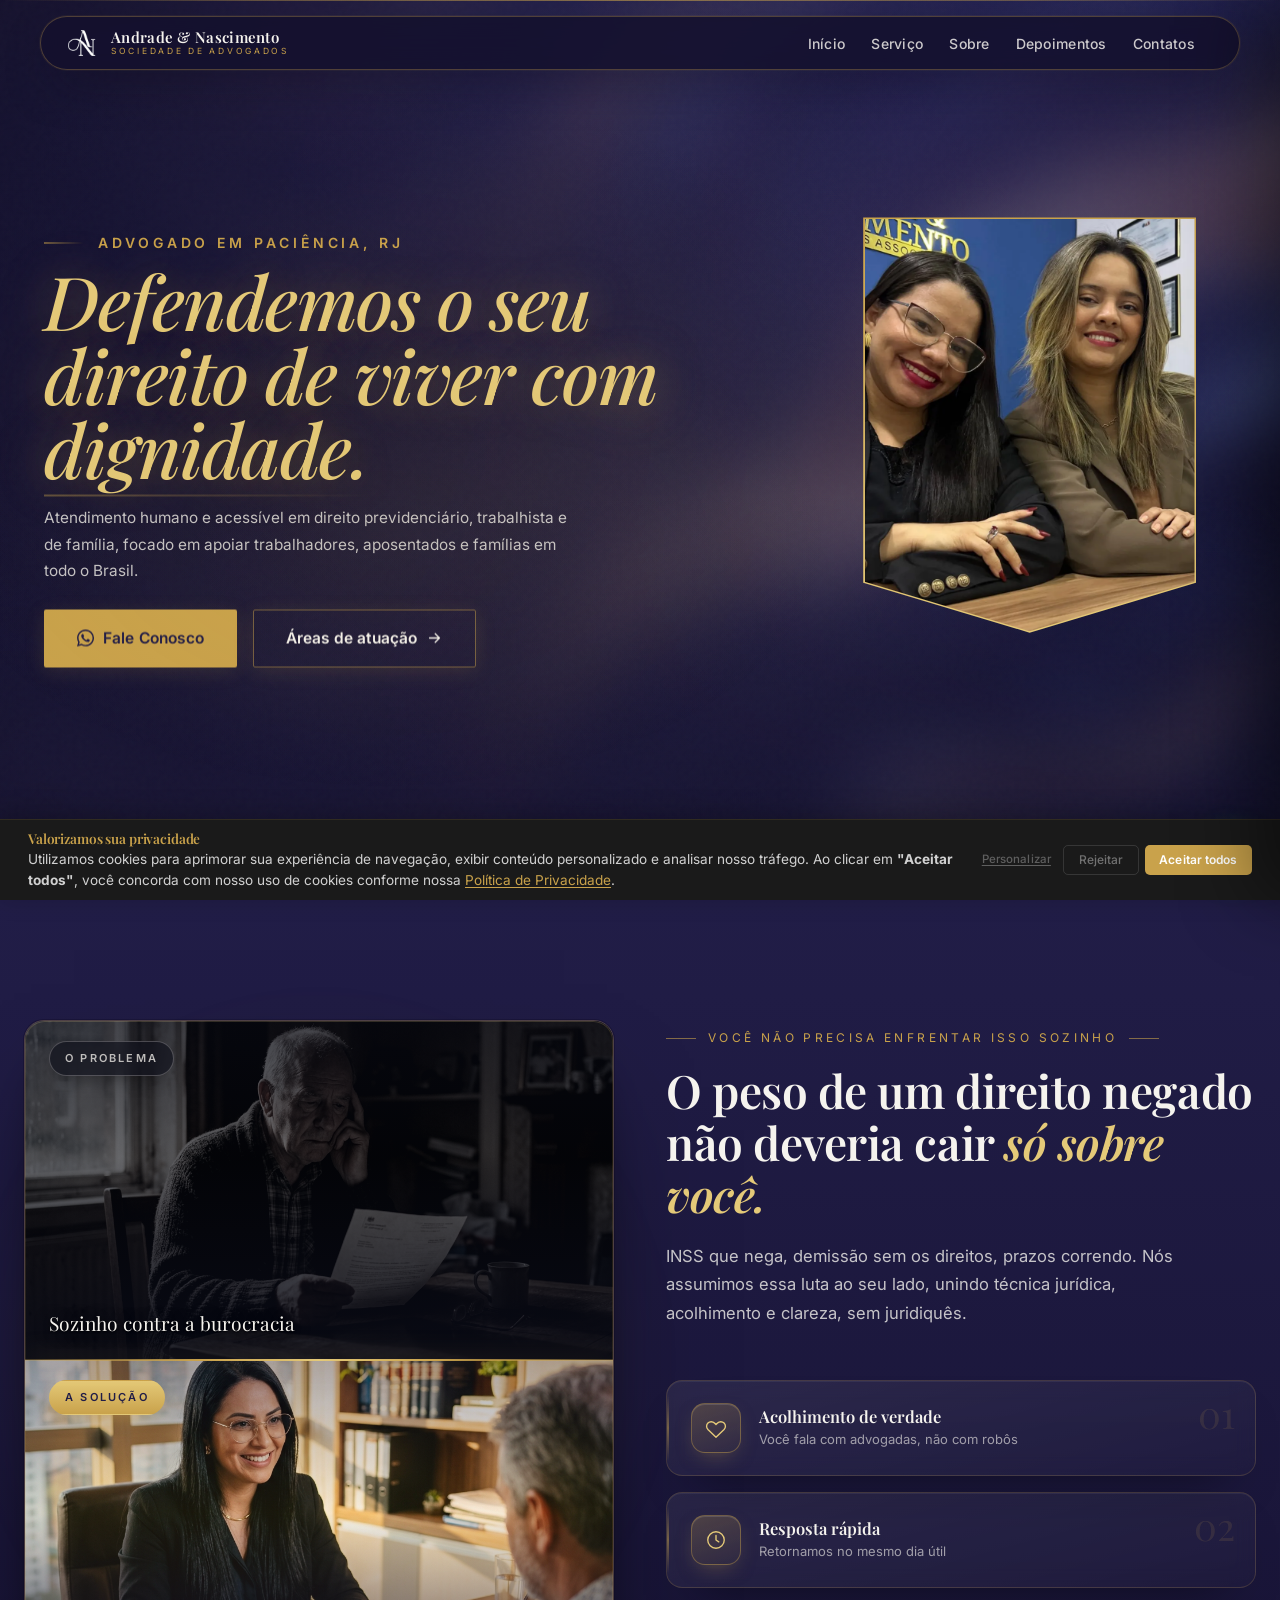
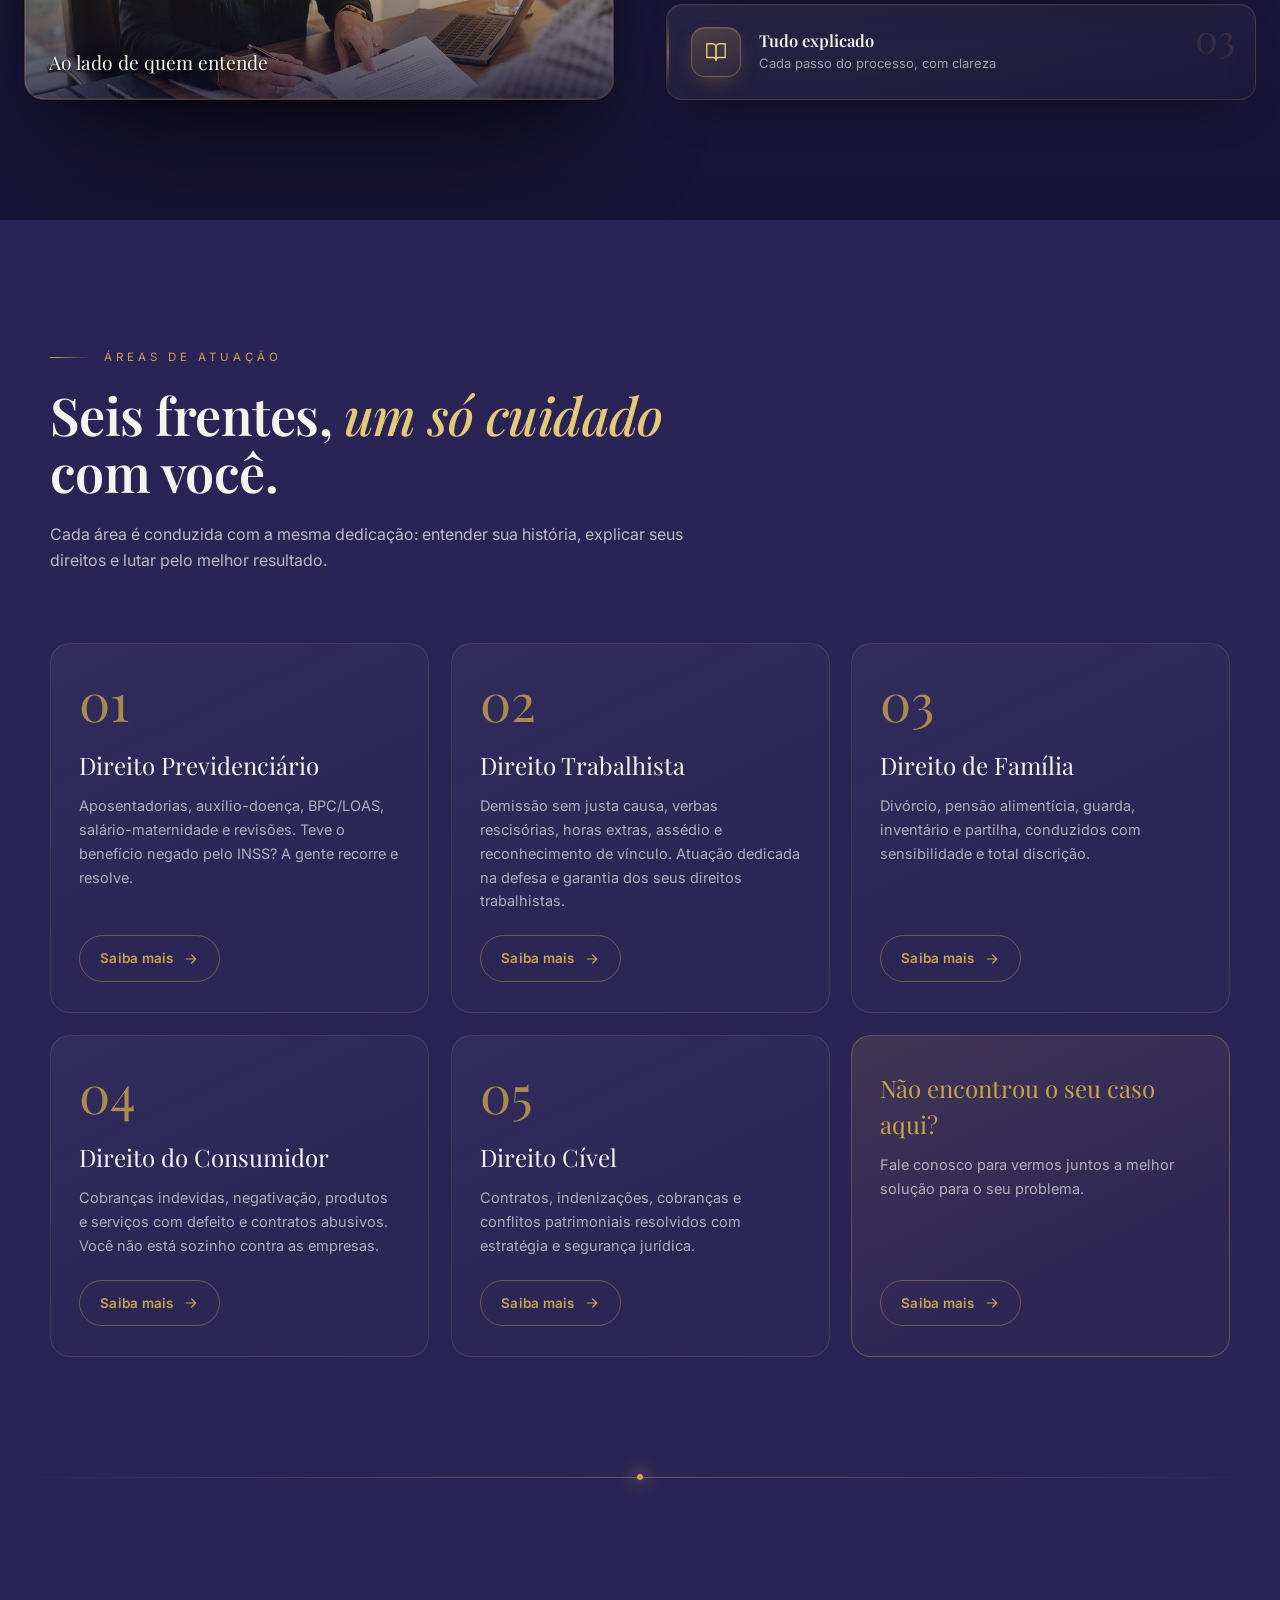
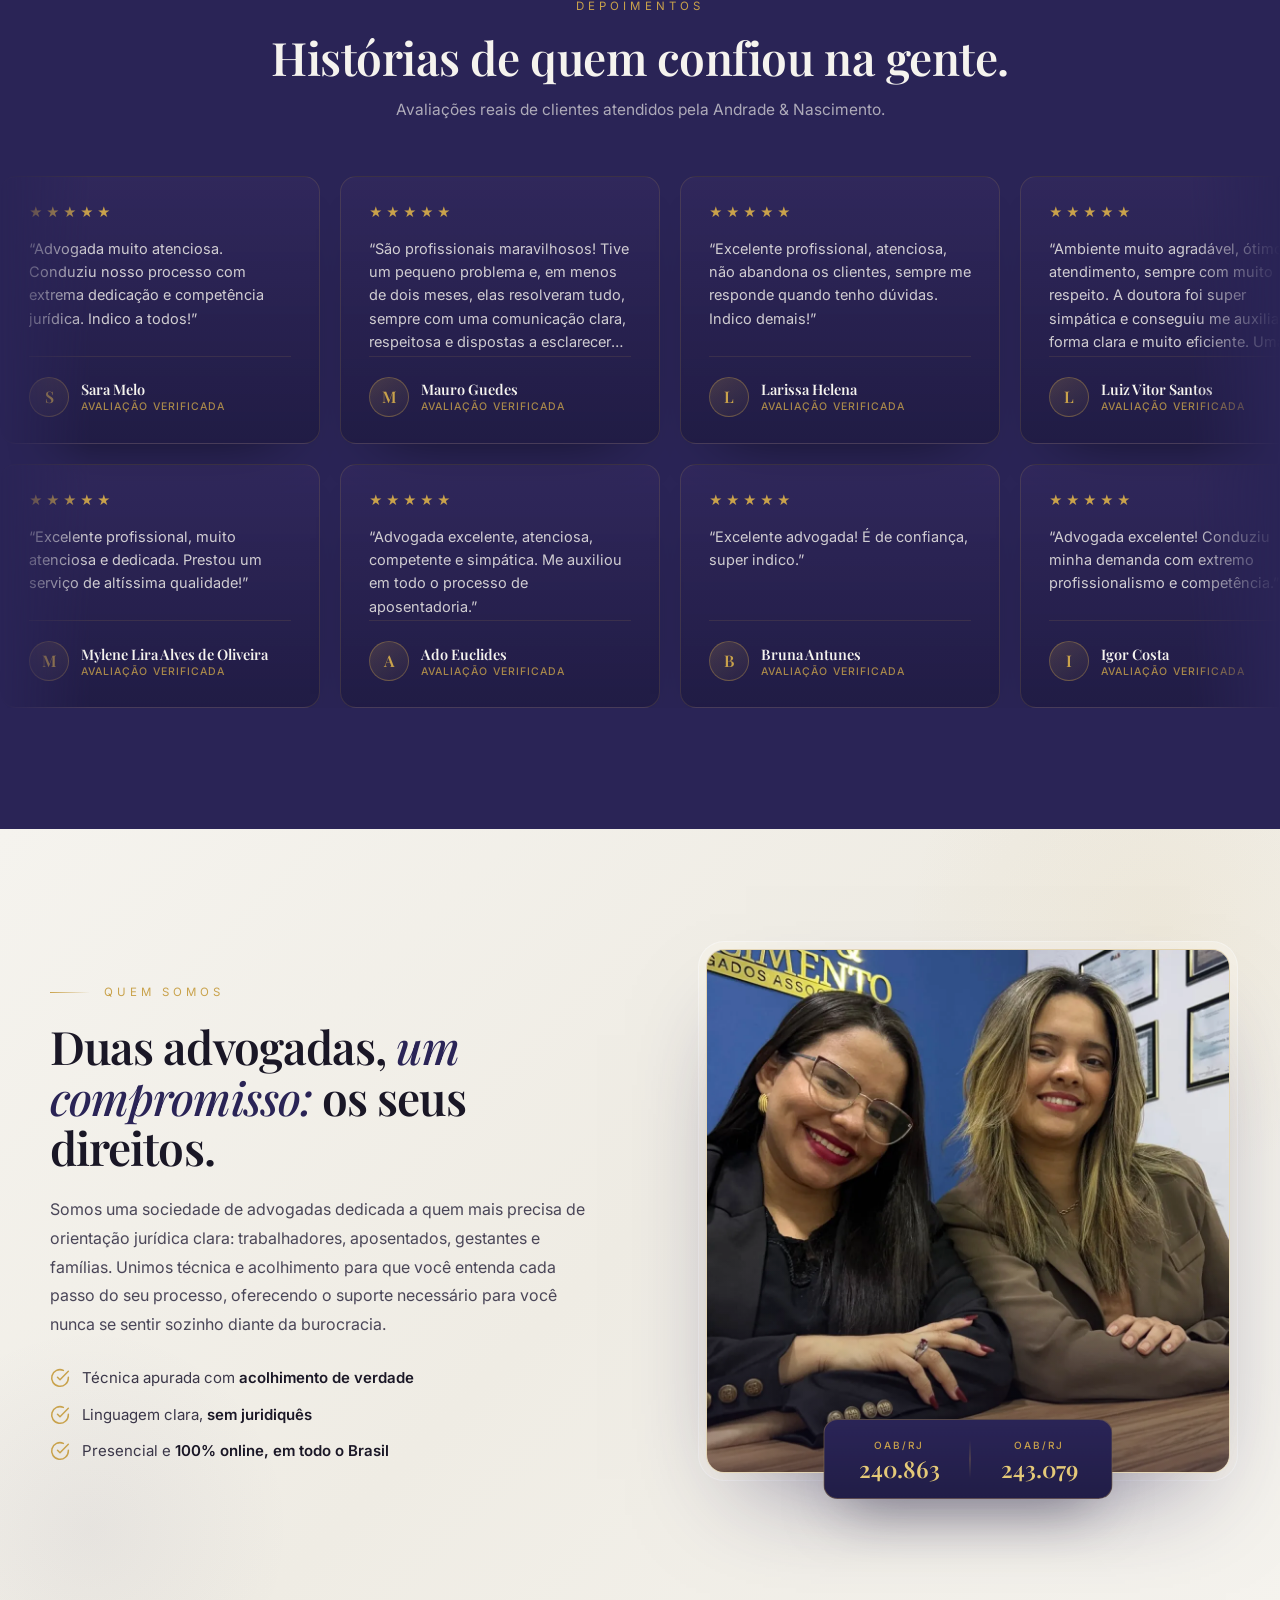
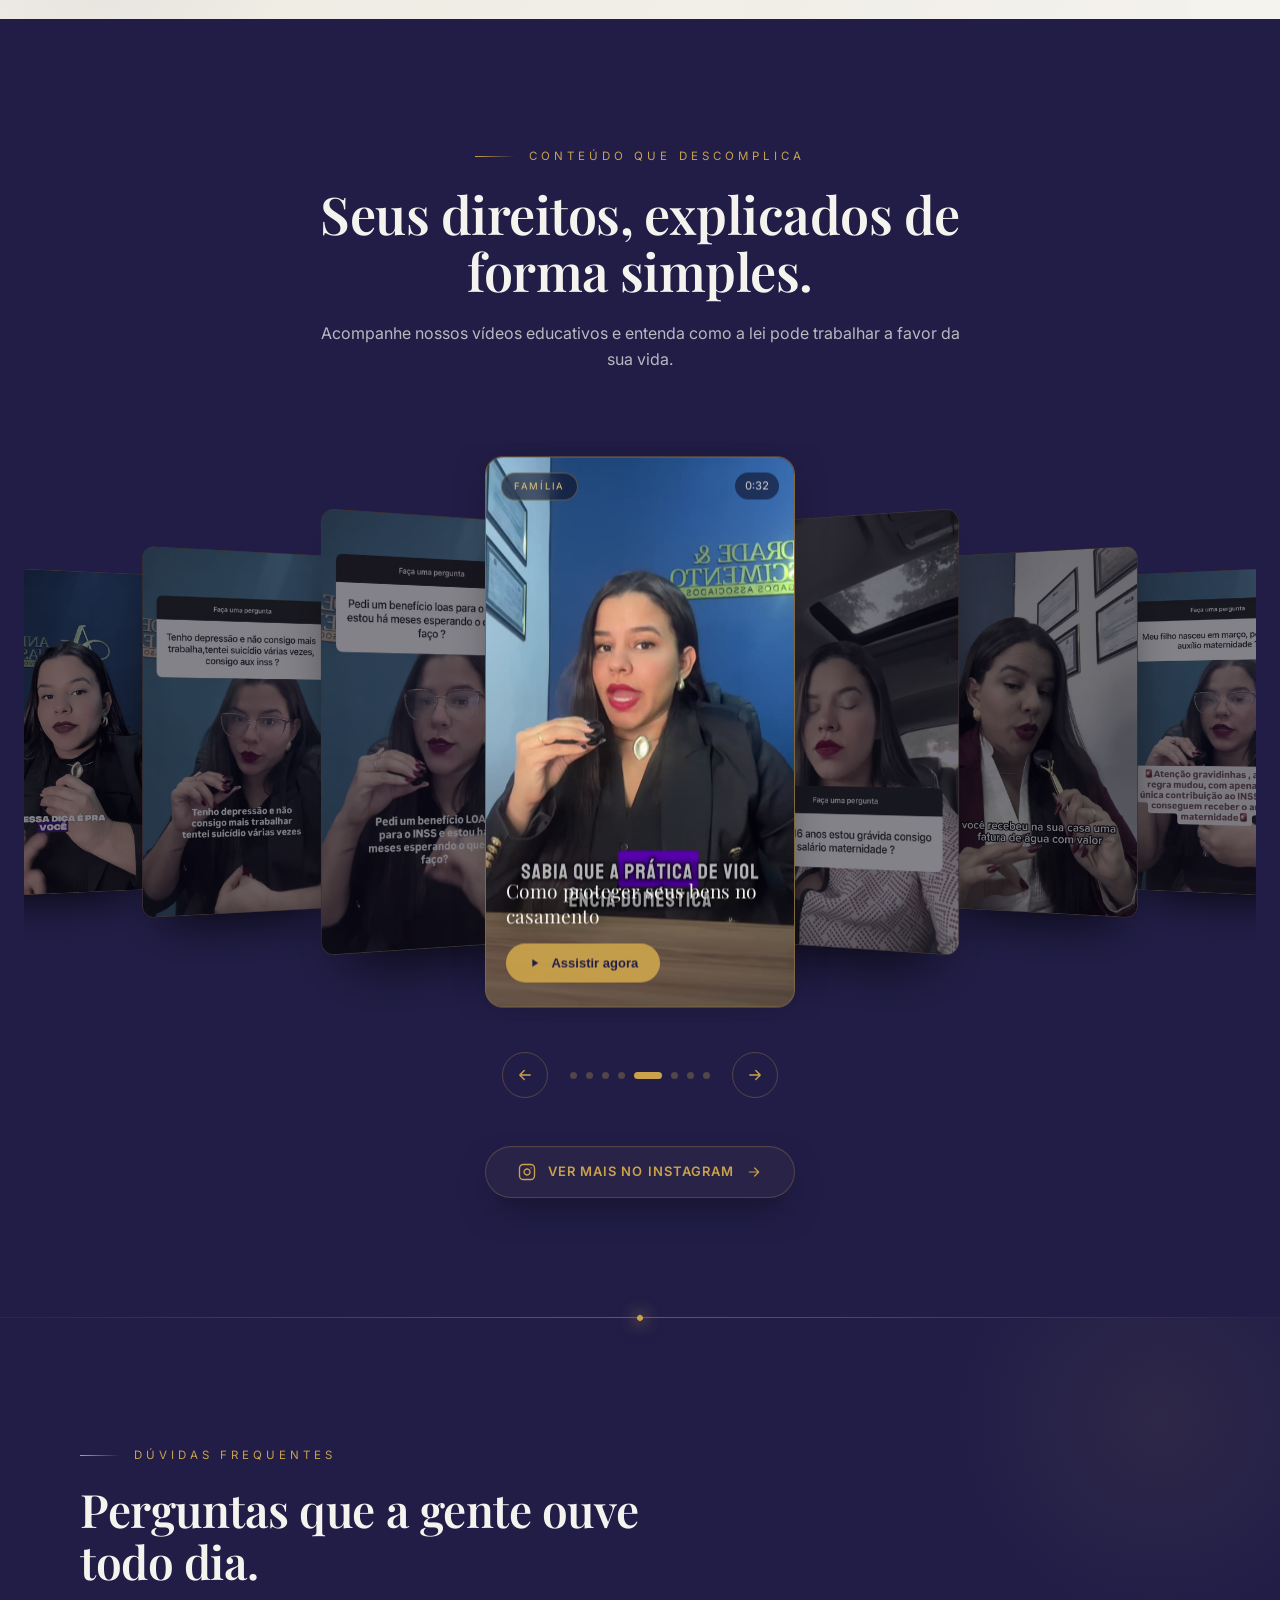
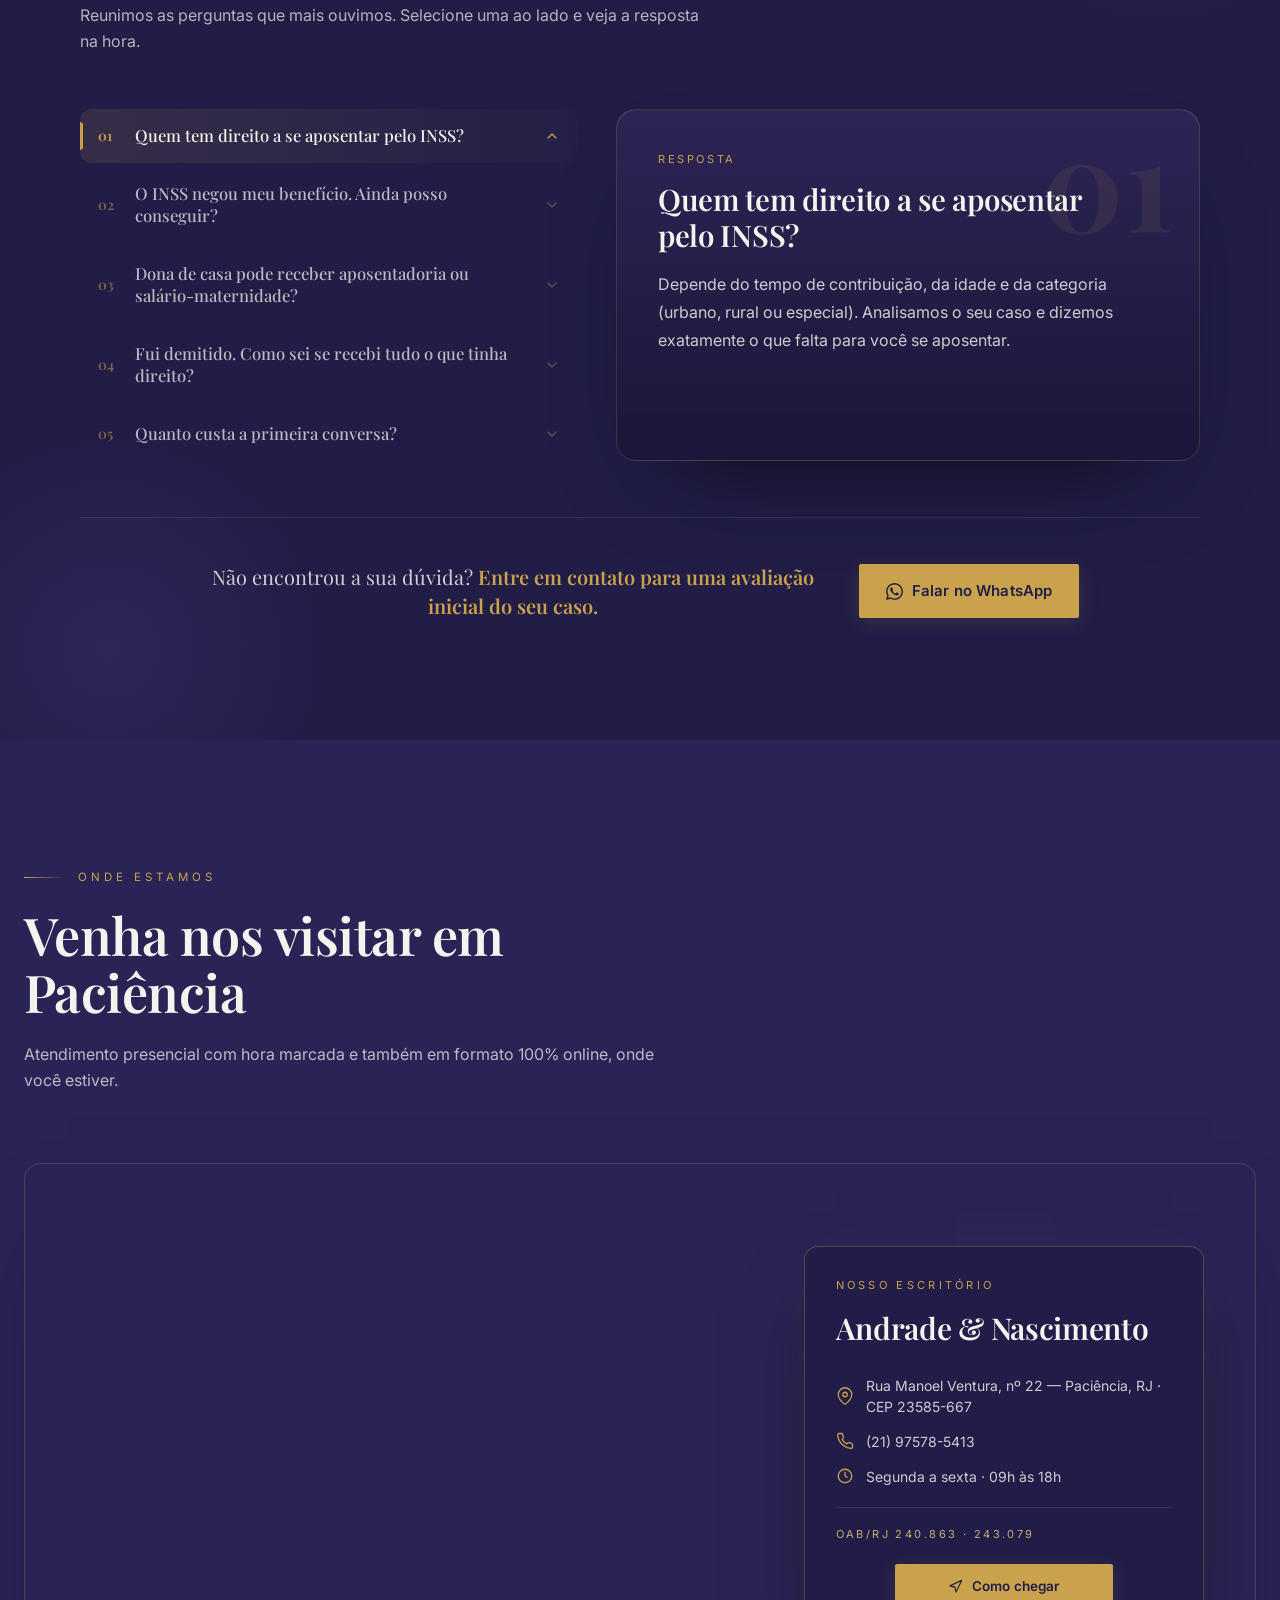
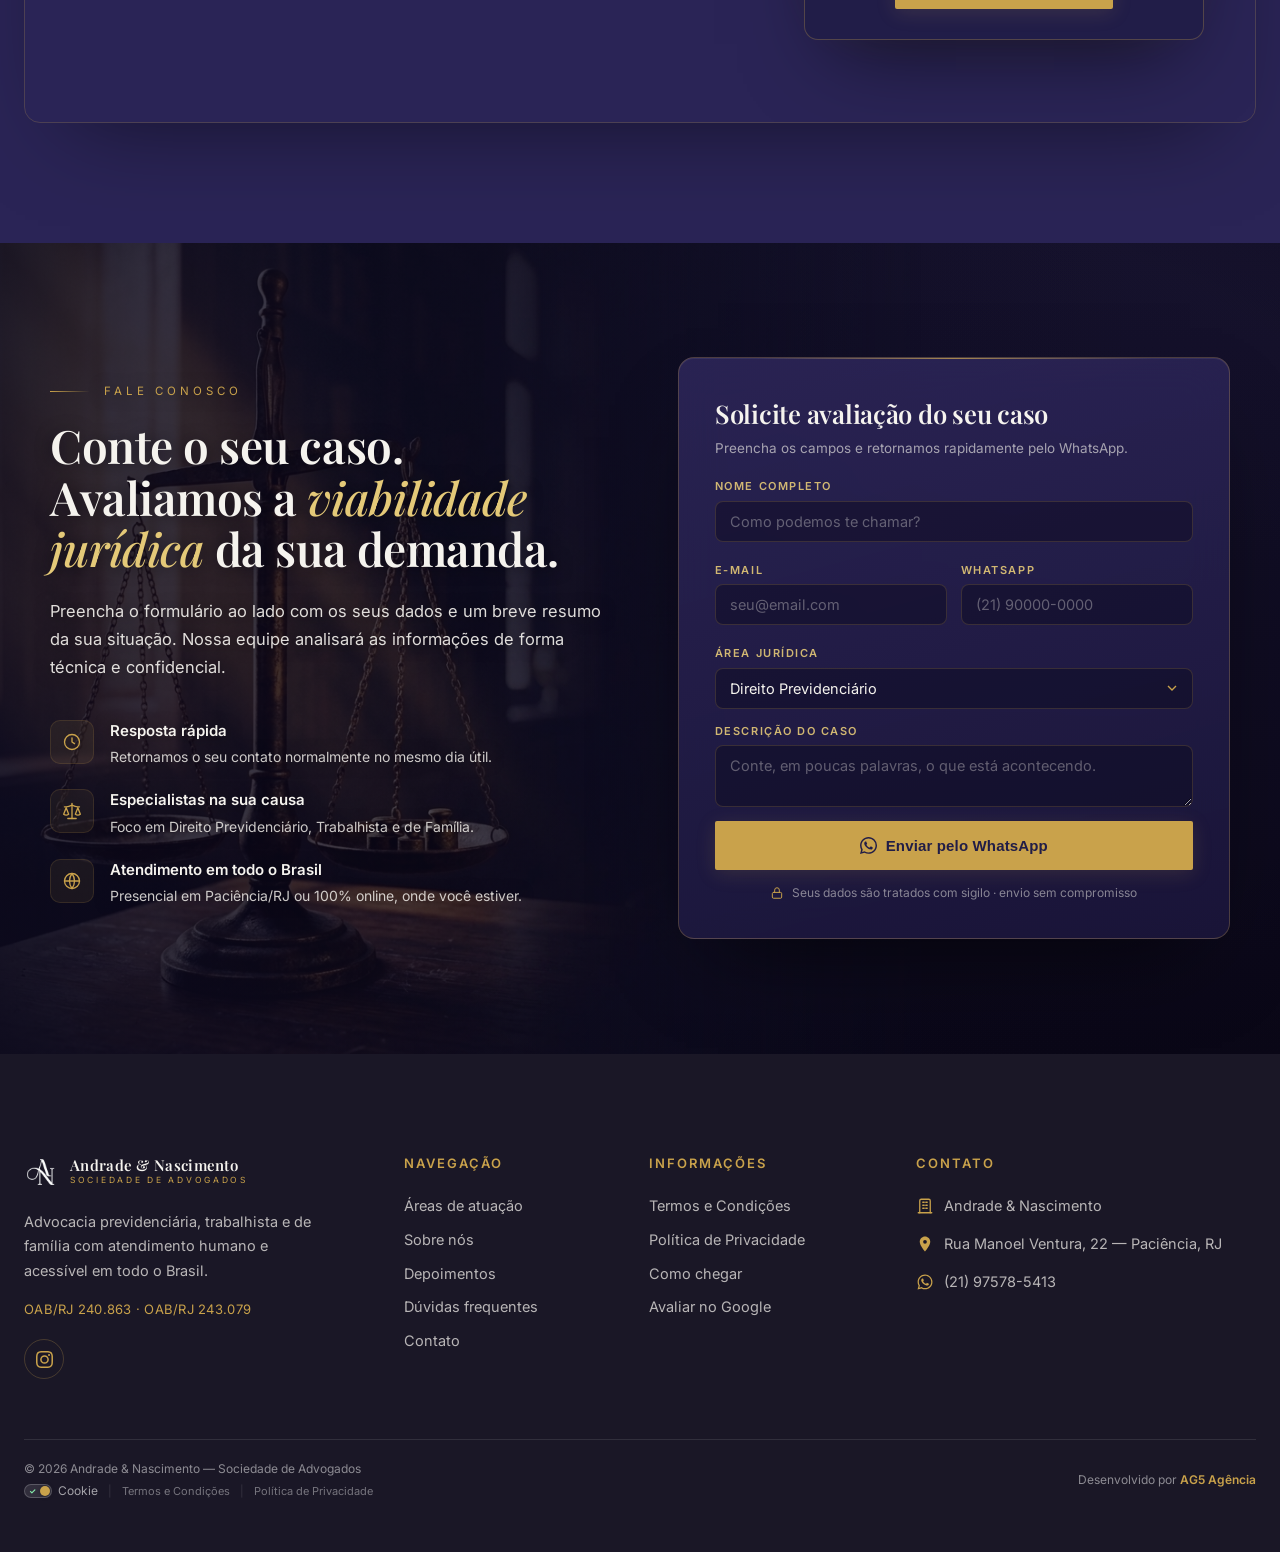
<file: index.html>
<!DOCTYPE html>
<html lang="pt-BR">
<head>
<meta charset="UTF-8">
<meta name="viewport" content="width=device-width, initial-scale=1.0">
<title>Advogado Previdenciário e Trabalhista em Paciência, RJ | Andrade &amp; Nascimento</title>
<meta name="description" content="Advocacia previdenciária, trabalhista e de família em Paciência, Zona Oeste do Rio de Janeiro. Atendimento humano, presencial ou online em todo o Brasil. OAB/RJ 240.863 · 243.079.">
<link rel="canonical" href="http://www.andradeenascimento.ag5agencia.site/">
<meta name="robots" content="index, follow">
<link rel="icon" href="assets/favicon-andrade-nascimento.webp">

<!-- Geo -->
<meta name="geo.region" content="BR-RJ">
<meta name="geo.placename" content="Paciência, Rio de Janeiro">
<meta name="geo.position" content="-22.920041;-43.633102">
<meta name="ICBM" content="-22.920041, -43.633102">

<!-- Open Graph -->
<meta property="og:type" content="website">
<meta property="og:site_name" content="Andrade & Nascimento Sociedade de Advogados">
<meta property="og:title" content="Advogado Previdenciário e Trabalhista em Paciência, RJ | Andrade & Nascimento">
<meta property="og:description" content="Advocacia previdenciária, trabalhista e de família em Paciência, Zona Oeste do Rio de Janeiro. Atendimento humano, presencial ou online em todo o Brasil. OAB/RJ 240.863 · 243.079.">
<meta property="og:url" content="http://www.andradeenascimento.ag5agencia.site/">
<meta property="og:image" content="http://www.andradeenascimento.ag5agencia.site/assets/hero-advocacia-premium.png">
<meta property="og:locale" content="pt_BR">

<!-- Twitter Card -->
<meta name="twitter:card" content="summary_large_image">
<meta name="twitter:title" content="Advogado Previdenciário e Trabalhista em Paciência, RJ | Andrade & Nascimento">
<meta name="twitter:description" content="Advocacia previdenciária, trabalhista e de família em Paciência, Zona Oeste do Rio de Janeiro. Atendimento humano, presencial ou online em todo o Brasil.">
<meta name="twitter:image" content="http://www.andradeenascimento.ag5agencia.site/assets/hero-advocacia-premium.png">

<link rel="preconnect" href="https://fonts.googleapis.com">
<link rel="preconnect" href="https://fonts.gstatic.com" crossorigin>
<link href="https://fonts.googleapis.com/css2?family=Playfair+Display:ital,wght@0,400;0,500;0,600;0,700;1,400;1,500&family=Inter:wght@300;400;500;600;700&display=swap" rel="stylesheet">
<link rel="stylesheet" href="style.css">
<link rel="stylesheet" href="cookie-banner.css">

<!-- JSON-LD: @graph (LegalService + WebSite + WebPage + FAQPage) -->
<script type="application/ld+json">
{
  "@context": "https://schema.org",
  "@graph": [
    {
      "@type": "LegalService",
      "@id": "http://www.andradeenascimento.ag5agencia.site/#negocio",
      "name": "Andrade & Nascimento Sociedade de Advogados",
      "alternateName": "Advogado Paciência RJ - Andrade & Nascimento | Direito Previdenciário | Direito Trabalhista",
      "legalName": "Andrade e Nascimento Sociedade de Advogados",
      "description": "Sociedade de advogadas especializada em Direito Previdenciário, Trabalhista, de Família, do Consumidor e Cível, com atendimento humano e acessível em todo o Brasil.",
      "url": "http://www.andradeenascimento.ag5agencia.site/",
      "logo": "http://www.andradeenascimento.ag5agencia.site/assets/logo-andrade-nascimento-advocacia.webp",
      "image": "http://www.andradeenascimento.ag5agencia.site/assets/fachada-escritorio-andrade-nascimento-paciencia-rj.webp",
      "telephone": "+5521975785413",
      "priceRange": "$$",
      "currenciesAccepted": "BRL",
      "paymentAccepted": "Dinheiro, Pix, Cartão de Crédito, Transferência Bancária",
      "foundingDate": "2023-06-09",
      "address": {
        "@type": "PostalAddress",
        "streetAddress": "Rua Manoel Ventura, 22 - Lj 1",
        "addressLocality": "Paciência, Rio de Janeiro",
        "addressRegion": "RJ",
        "postalCode": "23585-667",
        "addressCountry": "BR"
      },
      "geo": {
        "@type": "GeoCoordinates",
        "latitude": -22.92004140,
        "longitude": -43.63310180
      },
      "openingHoursSpecification": {
        "@type": "OpeningHoursSpecification",
        "dayOfWeek": ["Monday","Tuesday","Wednesday","Thursday","Friday"],
        "opens": "09:00",
        "closes": "18:00"
      },
      "areaServed": [
        {"@type":"City","name":"Rio de Janeiro"},
        {"@type":"Place","name":"Paciência"},
        {"@type":"Place","name":"Campo Grande"},
        {"@type":"Place","name":"Santa Cruz"},
        {"@type":"Place","name":"Cosmos"},
        {"@type":"Place","name":"Inhoaíba"},
        {"@type":"Place","name":"Sepetiba"},
        {"@type":"Country","name":"Brasil"}
      ],
      "identifier": [
        {
          "@type": "PropertyValue",
          "name": "Google CID",
          "value": "2167542285558217260"
        },
        {
          "@type": "PropertyValue",
          "name": "Google Place ID",
          "value": "ChIJ63oXXnblmwARLPpVfjmoFB4"
        }
      ],
      "hasMap": "https://maps.google.com/?cid=2167542285558217260",
      "sameAs": [
        "https://maps.google.com/?cid=2167542285558217260",
        "https://instagram.com/andradenascimentoadvocacia"
      ],
      "employee": [
        {
          "@type": "Person",
          "name": "Caroline Andrade",
          "jobTitle": "Advogada",
          "hasCredential": "OAB/RJ 240.863"
        },
        {
          "@type": "Person",
          "name": "Gabriela Nascimento",
          "jobTitle": "Advogada",
          "hasCredential": "OAB/RJ 243.079"
        }
      ],
      "hasOfferCatalog": {
        "@type": "OfferCatalog",
        "name": "Serviços de Advogado Paciência RJ - Andrade & Nascimento | Direito Previdenciário | Direito Trabalhista",
        "itemListElement": [
          {"@type":"Offer","itemOffered":{"@type":"Service","name":"Direito Previdenciário"}},
          {"@type":"Offer","itemOffered":{"@type":"Service","name":"Direito Trabalhista"}},
          {"@type":"Offer","itemOffered":{"@type":"Service","name":"Direito de Família"}},
          {"@type":"Offer","itemOffered":{"@type":"Service","name":"Direito do Consumidor"}},
          {"@type":"Offer","itemOffered":{"@type":"Service","name":"Direito Cível"}}
        ]
      },
      "aggregateRating": {
        "@type": "AggregateRating",
        "ratingValue": "5.0",
        "reviewCount": "26"
      }
    },
    {
      "@type": "WebSite",
      "@id": "http://www.andradeenascimento.ag5agencia.site/#website",
      "url": "http://www.andradeenascimento.ag5agencia.site/",
      "name": "Advogado Paciência RJ - Andrade & Nascimento | Direito Previdenciário | Direito Trabalhista",
      "publisher": { "@id": "http://www.andradeenascimento.ag5agencia.site/#negocio" },
      "inLanguage": "pt-BR"
    },
    {
      "@type": "WebPage",
      "@id": "http://www.andradeenascimento.ag5agencia.site/#webpage",
      "url": "http://www.andradeenascimento.ag5agencia.site/",
      "name": "Advogado Previdenciário e Trabalhista em Paciência, RJ | Andrade & Nascimento",
      "isPartOf": { "@id": "http://www.andradeenascimento.ag5agencia.site/#website" },
      "about": { "@id": "http://www.andradeenascimento.ag5agencia.site/#negocio" },
      "inLanguage": "pt-BR"
    },
    {
      "@type": "FAQPage",
      "@id": "http://www.andradeenascimento.ag5agencia.site/#faq",
      "mainEntity": [
        {
          "@type": "Question",
          "name": "Quem tem direito a se aposentar pelo INSS?",
          "acceptedAnswer": {
            "@type": "Answer",
            "text": "Depende do tempo de contribuição, da idade e da categoria (urbano, rural ou especial). Analisamos o seu caso e dizemos exatamente o que falta para você se aposentar."
          }
        },
        {
          "@type": "Question",
          "name": "O INSS negou meu benefício. Ainda posso conseguir?",
          "acceptedAnswer": {
            "@type": "Answer",
            "text": "Sim. Muitas negativas são revertidas na via administrativa ou judicial. Reunimos os documentos certos e recorremos da decisão por você."
          }
        },
        {
          "@type": "Question",
          "name": "Dona de casa pode receber aposentadoria ou salário-maternidade?",
          "acceptedAnswer": {
            "@type": "Answer",
            "text": "Pode, em várias situações, inclusive por meio de contribuições como facultativa de baixa renda. Analisamos cada detalhe para orientar sobre a opção mais adequada para você."
          }
        },
        {
          "@type": "Question",
          "name": "Fui demitido. Como sei se recebi tudo o que tinha direito?",
          "acceptedAnswer": {
            "@type": "Answer",
            "text": "Fazemos o cálculo das suas verbas rescisórias e verificamos horas extras, FGTS e demais direitos. Se houver diferença, buscamos o pagamento."
          }
        },
        {
          "@type": "Question",
          "name": "Quanto custa a primeira conversa?",
          "acceptedAnswer": {
            "@type": "Answer",
            "text": "A avaliação inicial do seu caso é feita por atendimento digital. Analisamos a viabilidade jurídica da sua demanda com base na legislação vigente."
          }
        }
      ]
    }
  ]
}
</script>
</head>
<body>

<!-- ===== NAV ===== -->
<nav class="nav" id="nav">
  <div class="nav__inner">
    <a class="brand" href="#top">
      <img src="assets/logo-andrade-nascimento-advocacia.webp" alt="Logotipo Andrade &amp; Nascimento" width="46" height="46">
      <span class="brand__text">
        <span class="brand__name">Andrade &amp; Nascimento</span>
        <span class="brand__sub">Sociedade de Advogados</span>
      </span>
    </a>
    <div class="nav__right">
      <div class="nav__links">
        <a href="#top">Início</a>
        <a href="#areas">Serviço</a>
        <a href="#sobre">Sobre</a>
        <a href="#depoimentos">Depoimentos</a>
        <a href="#contato">Contatos</a>
      </div>
      <button class="burger" id="burger" aria-label="Abrir menu" aria-expanded="false">
        <svg viewBox="0 0 24 24" fill="none" stroke="currentColor" stroke-width="1.7" stroke-linecap="round"><path d="M4 7h16M4 12h16M4 17h16"/></svg>
      </button>
    </div>
  </div>
</nav>

<!-- Mobile Drawer -->
<div class="drawer-overlay" id="drawerOverlay"></div>
<aside class="drawer" id="mobilemenu" aria-hidden="true">
  <div class="drawer__head">
    <div class="drawer__brand">
      <img src="assets/logo-andrade-nascimento-advocacia.webp" alt="" width="38" height="38">
      <div>
        <span class="brand__name">Andrade &amp; Nascimento</span>
        <span class="brand__sub">Sociedade de Advogados</span>
      </div>
    </div>
    <button class="drawer__close" id="menuClose" aria-label="Fechar menu">
      <svg viewBox="0 0 24 24" fill="none" stroke="currentColor" stroke-width="1.7" stroke-linecap="round"><path d="M18 6L6 18M6 6l12 12"/></svg>
    </button>
  </div>
  <nav class="drawer__links">
    <a href="#top">Início</a>
    <a href="#areas">Serviço</a>
    <a href="#sobre">Sobre</a>
    <a href="#depoimentos">Depoimentos</a>
    <a href="#contato">Contatos</a>
  </nav>
  <a class="btn btn--gold drawer__cta" href="https://wa.me/5521975785413?text=Ol%C3%A1%2C%20vim%20atrav%C3%A9s%20do%20site%20e%20gostaria%20de%20agendar%20uma%20consulta." target="_blank" rel="noopener">
    <svg viewBox="0 0 24 24" fill="#211d47" aria-hidden="true"><path d="M17.472 14.382c-.297-.149-1.758-.867-2.03-.967-.273-.099-.471-.148-.67.15-.197.297-.767.966-.94 1.164-.173.199-.347.223-.644.075-.297-.15-1.255-.463-2.39-1.475-.883-.788-1.48-1.761-1.653-2.059-.173-.297-.018-.458.13-.606.134-.133.298-.347.446-.52.149-.174.198-.298.298-.497.099-.198.05-.371-.025-.52-.075-.149-.669-1.612-.916-2.207-.242-.579-.487-.5-.669-.51-.173-.008-.371-.01-.57-.01-.198 0-.52.074-.792.372-.272.297-1.04 1.016-1.04 2.479 0 1.462 1.065 2.875 1.213 3.074.149.198 2.096 3.2 5.077 4.487.709.306 1.262.489 1.694.625.712.227 1.36.195 1.871.118.571-.085 1.758-.719 2.006-1.413.248-.694.248-1.289.173-1.413-.074-.124-.272-.198-.57-.347m-5.421 7.403h-.004a9.87 9.87 0 01-5.031-1.378l-.361-.214-3.741.982.998-3.648-.235-.374a9.86 9.86 0 01-1.51-5.26c.001-5.45 4.436-9.884 9.888-9.884 2.64 0 5.122 1.03 6.988 2.898a9.825 9.825 0 012.893 6.994c-.003 5.45-4.437 9.885-9.885 9.885M20.52 3.449C18.24 1.245 15.24 0 12.045 0 5.463 0 .104 5.359.101 11.892c0 2.096.549 4.142 1.595 5.945L0 24l6.335-1.652a11.9 11.9 0 005.71 1.454h.006c6.585 0 11.946-5.359 11.949-11.893a11.821 11.821 0 00-3.481-8.46"/></svg>
    Falar no WhatsApp
  </a>
</aside>

<!-- ===== HERO ===== -->
<header class="hero" id="top">
  <div class="hero__bg"></div>
  <div class="hero__overlay"></div>
  <div class="hero__fade"></div>
  <div class="hero__glow"></div>
  <div class="hero__spotlight" aria-hidden="true"></div>
  <div class="hero__grain" aria-hidden="true"></div>
  <div class="hero__illustration" aria-hidden="true">
    <img class="hero__img-illustration" src="assets/hero-advocacia-premium.png" alt="Representação conceitual 3D de justiça e equilíbrio, escritório Andrade e Nascimento" width="1024" height="1024" loading="eager" fetchpriority="high">
  </div>
  <div class="hero__inner">
    <div class="hero__content">
      <h1 class="hero__title"><span class="hero__title-kicker eyebrow--line">Advogado em Paciência, RJ</span><br><em>Defendemos o seu direito de viver com dignidade.</em></h1>
      <p class="hero__sub">Atendimento humano e acessível em direito previdenciário, trabalhista e de família, focado em apoiar trabalhadores, aposentados e famílias em todo o Brasil.</p>
      <div class="hero__cta">
        <a class="btn btn--gold" href="https://wa.me/5521975785413?text=Ol%C3%A1%2C%20vim%20atrav%C3%A9s%20do%20site%20e%20gostaria%20de%20agendar%20uma%20consulta%20jur%C3%ADdica." target="_blank" rel="noopener">
          <svg viewBox="0 0 24 24" fill="#211d47" aria-hidden="true"><path d="M17.472 14.382c-.297-.149-1.758-.867-2.03-.967-.273-.099-.471-.148-.67.15-.197.297-.767.966-.94 1.164-.173.199-.347.223-.644.075-.297-.15-1.255-.463-2.39-1.475-.883-.788-1.48-1.761-1.653-2.059-.173-.297-.018-.458.13-.606.134-.133.298-.347.446-.52.149-.174.198-.298.298-.497.099-.198.05-.371-.025-.52-.075-.149-.669-1.612-.916-2.207-.242-.579-.487-.5-.669-.51-.173-.008-.371-.01-.57-.01-.198 0-.52.074-.792.372-.272.297-1.04 1.016-1.04 2.479 0 1.462 1.065 2.875 1.213 3.074.149.198 2.096 3.2 5.077 4.487.709.306 1.262.489 1.694.625.712.227 1.36.195 1.871.118.571-.085 1.758-.719 2.006-1.413.248-.694.248-1.289.173-1.413-.074-.124-.272-.198-.57-.347m-5.421 7.403h-.004a9.87 9.87 0 01-5.031-1.378l-.361-.214-3.741.982.998-3.648-.235-.374a9.86 9.86 0 01-1.51-5.26c.001-5.45 4.436-9.884 9.888-9.884 2.64 0 5.122 1.03 6.988 2.898a9.825 9.825 0 012.893 6.994c-.003 5.45-4.437 9.885-9.885 9.885M20.52 3.449C18.24 1.245 15.24 0 12.045 0 5.463 0 .104 5.359.101 11.892c0 2.096.549 4.142 1.595 5.945L0 24l6.335-1.652a11.9 11.9 0 005.71 1.454h.006c6.585 0 11.946-5.359 11.949-11.893a11.821 11.821 0 00-3.481-8.46"/></svg>
          Fale Conosco
        </a>
        <a class="btn btn--outline" href="#areas">
          Áreas de atuação
          <svg viewBox="0 0 24 24" fill="none" stroke="currentColor" stroke-width="1.8" stroke-linecap="round" stroke-linejoin="round"><path d="M5 12h14M13 6l6 6-6 6"/></svg>
        </a>
      </div>

      <figure class="hero__photo">
        <img src="assets/hero-advocacia-mobile.png" alt="Representação conceitual 3D de advocacia premium, escritório Andrade e Nascimento" width="1024" height="1024" loading="lazy" decoding="async">
      </figure>
    </div>

    <figure class="hero__team-photo">
      <img src="assets/equipe-advogadas-andrade-nascimento.webp" alt="Dra. Caroline Andrade e Dra. Gabriela Nascimento, advogadas sócias do escritório em Paciência, RJ" loading="eager" decoding="async">
    </figure>
  </div>

</header>

<!-- ===== PAIN / SOLUTION ===== -->
<section class="pain">
  <div class="pain__grid">

    <!-- coluna esquerda: palco de imagem, sticky no desktop -->
    <div class="pain__media">
      <div class="pain__stage reveal" data-reveal="left">
        <div class="pain__half pain__half--before">
          <div class="pain__img" style="background-image:url('assets/pain-antes-new.png')"></div>
          <div class="pain__half-tag">O problema</div>
          <p class="pain__half-line">Sozinho contra a burocracia</p>
        </div>
        <div class="pain__half pain__half--after">
          <div class="pain__img" style="background-image:url('assets/pain-depois-new.png')"></div>
          <div class="pain__half-tag pain__half-tag--gold">A solução</div>
          <p class="pain__half-line">Ao lado de quem entende</p>
        </div>
        <div class="pain__seam" aria-hidden="true"></div>
      </div>
    </div>

    <!-- coluna direita: gancho + texto no topo, pilares ancorados na base -->
    <div class="pain__side">
      <div class="pain__content">
        <p class="pain__eyebrow reveal" data-reveal="up">Você não precisa enfrentar isso sozinho</p>
        <h2 class="pain__title reveal" data-reveal="up" data-reveal-delay="80">O peso de um direito negado não deveria cair <em>só sobre você.</em></h2>
        <p class="pain__lead reveal" data-reveal="up" data-reveal-delay="160">INSS que nega, demissão sem os direitos, prazos correndo. Nós assumimos essa luta ao seu lado, unindo técnica jurídica, acolhimento e clareza, sem juridiquês.</p>
      </div>

      <div class="pain__pillars">
        <div class="pain__pillar reveal" data-reveal="up" data-reveal-delay="220">
          <span class="pain__pillar-n">01</span>
          <span class="pain__pillar-ic"><svg viewBox="0 0 24 24" fill="none" stroke="currentColor" stroke-width="1.5" stroke-linecap="round" stroke-linejoin="round"><path d="M20.8 6.6a5 5 0 0 0-7.1 0L12 8.3l-1.7-1.7a5 5 0 1 0-7.1 7.1L12 22l8.8-8.3a5 5 0 0 0 0-7.1z"/></svg></span>
          <strong>Acolhimento de verdade</strong>
          <span class="pain__pillar-d">Você fala com advogadas, não com robôs</span>
        </div>
        <div class="pain__pillar reveal" data-reveal="up" data-reveal-delay="300">
          <span class="pain__pillar-n">02</span>
          <span class="pain__pillar-ic"><svg viewBox="0 0 24 24" fill="none" stroke="currentColor" stroke-width="1.5" stroke-linecap="round" stroke-linejoin="round"><circle cx="12" cy="12" r="9"/><path d="M12 7v5l3 2"/></svg></span>
          <strong>Resposta rápida</strong>
          <span class="pain__pillar-d">Retornamos no mesmo dia útil</span>
        </div>
        <div class="pain__pillar reveal" data-reveal="up" data-reveal-delay="380">
          <span class="pain__pillar-n">03</span>
          <span class="pain__pillar-ic"><svg viewBox="0 0 24 24" fill="none" stroke="currentColor" stroke-width="1.5" stroke-linecap="round" stroke-linejoin="round"><path d="M2 3h6a4 4 0 0 1 4 4v14a3 3 0 0 0-3-3H2z"/><path d="M22 3h-6a4 4 0 0 0-4 4v14a3 3 0 0 1 3-3h7z"/></svg></span>
          <strong>Tudo explicado</strong>
          <span class="pain__pillar-d">Cada passo do processo, com clareza</span>
        </div>
      </div>
    </div>

  </div>
</section>
<!-- ===== SERVICES ===== -->
<section class="services" id="areas">
  <div class="services__inner">
    <div class="section-head reveal" data-reveal="up">
      <p class="eyebrow eyebrow--line">Áreas de atuação</p>
      <h2>Seis frentes, <em>um só cuidado</em> com você.</h2>
      <p class="section-head__text">Cada área é conduzida com a mesma dedicação: entender sua história, explicar seus direitos e lutar pelo melhor resultado.</p>
    </div>
    <div class="services__list" id="servicesList"></div>
  </div>
</section>

<div class="divider" aria-hidden="true"></div>
<!-- ===== TESTIMONIALS ===== -->
<section class="testi" id="depoimentos">
  <div class="testi__inner">
    <div class="testi__head reveal" data-reveal="up">
      <p class="eyebrow">Depoimentos</p>
      <h2>Histórias de quem confiou na gente.</h2>
      <p class="testi__head-text">Avaliações reais de clientes atendidos pela Andrade &amp; Nascimento.</p>
    </div>
  </div>
  <div class="testi__wall reveal" data-reveal="up" data-reveal-delay="120" aria-label="Mural de avaliações de clientes">
    <div class="testi__row" id="testiRowA"></div>
    <div class="testi__row testi__row--rev" id="testiRowB"></div>
  </div>
</section>

<!-- ===== ABOUT ===== -->
<section class="about" id="sobre">
  <div class="about__inner">
    <div class="about__grid">
      <div class="about__content reveal" data-reveal="up">
        <p class="eyebrow eyebrow--line">Quem somos</p>
        <h2 class="about__title">Duas advogadas, <em>um compromisso:</em> os seus direitos.</h2>
        
        <!-- Mobile Only Media -->
        <div class="about__media about__media--mobile">
          <figure class="about__figure">
            <img src="assets/equipe-advogadas-andrade-nascimento.webp" alt="Dra. Caroline Andrade e Dra. Gabriela Nascimento, advogadas sócias do escritório em Paciência, RJ" loading="lazy" decoding="async">
          </figure>
          <div class="about__oab">
            <div class="about__oab-item"><span>OAB/RJ</span><strong>240.863</strong></div>
            <span class="about__oab-div"></span>
            <div class="about__oab-item"><span>OAB/RJ</span><strong>243.079</strong></div>
          </div>
        </div>

        <p class="about__text">Somos uma sociedade de advogadas dedicada a quem mais precisa de orientação jurídica clara: trabalhadores, aposentados, gestantes e famílias. Unimos técnica e acolhimento para que você entenda cada passo do seu processo, oferecendo o suporte necessário para você nunca se sentir sozinho diante da burocracia.</p>
        <ul class="about__pillars">
          <li><svg viewBox="0 0 24 24" fill="none" stroke="currentColor" stroke-width="1.8" stroke-linecap="round" stroke-linejoin="round"><path d="M22 11.08V12a10 10 0 1 1-5.93-9.14"/><path d="M22 4L12 14.01l-3-3"/></svg><span>Técnica apurada com <strong>acolhimento de verdade</strong></span></li>
          <li><svg viewBox="0 0 24 24" fill="none" stroke="currentColor" stroke-width="1.8" stroke-linecap="round" stroke-linejoin="round"><path d="M22 11.08V12a10 10 0 1 1-5.93-9.14"/><path d="M22 4L12 14.01l-3-3"/></svg><span>Linguagem clara, <strong>sem juridiquês</strong></span></li>
          <li><svg viewBox="0 0 24 24" fill="none" stroke="currentColor" stroke-width="1.8" stroke-linecap="round" stroke-linejoin="round"><path d="M22 11.08V12a10 10 0 1 1-5.93-9.14"/><path d="M22 4L12 14.01l-3-3"/></svg><span>Presencial e <strong>100% online, em todo o Brasil</strong></span></li>
        </ul>
      </div>
      <div class="about__media about__media--desktop reveal" data-reveal="left" data-reveal-delay="120">
        <figure class="about__figure">
          <img src="assets/equipe-advogadas-andrade-nascimento.webp" alt="Dra. Caroline Andrade e Dra. Gabriela Nascimento, advogadas sócias do escritório em Paciência, RJ" loading="lazy" decoding="async">
        </figure>
        <div class="about__oab">
          <div class="about__oab-item"><span>OAB/RJ</span><strong>240.863</strong></div>
          <span class="about__oab-div"></span>
          <div class="about__oab-item"><span>OAB/RJ</span><strong>243.079</strong></div>
        </div>
      </div>
    </div>
  </div>
</section>

<!-- ===== VIDEOS ===== -->
<section class="videos">
  <div class="videos__inner">
    <div class="section-head section-head--center reveal" data-reveal="up">
      <p class="eyebrow eyebrow--line">Conteúdo que descomplica</p>
      <h2>Seus direitos, explicados de forma simples.</h2>
      <p class="section-head__text">Acompanhe nossos vídeos educativos e entenda como a lei pode trabalhar a favor da sua vida.</p>
    </div>
    <div class="cflow reveal" data-reveal="up" data-reveal-delay="100">
      <div class="cflow__viewport">
        <div class="cflow__track" id="cflowTrack"></div>
      </div>
      <div class="cflow__bar">
        <button type="button" class="cflow__nav" id="cflowPrev" aria-label="Vídeo anterior">
          <svg viewBox="0 0 24 24" fill="none" stroke="currentColor" stroke-width="1.8" stroke-linecap="round" stroke-linejoin="round"><path d="M19 12H5M11 18l-6-6 6-6"/></svg>
        </button>
        <div class="cflow__dots" id="cflowDots"></div>
        <button type="button" class="cflow__nav" id="cflowNext" aria-label="Próximo vídeo">
          <svg viewBox="0 0 24 24" fill="none" stroke="currentColor" stroke-width="1.8" stroke-linecap="round" stroke-linejoin="round"><path d="M5 12h14M13 6l6 6-6 6"/></svg>
        </button>
      </div>
    </div>
    <div class="videos__more reveal" data-reveal="up" data-reveal-delay="200">
      <a class="btn-instagram" href="https://instagram.com/andradenascimentoadvocacia" target="_blank" rel="noopener">
        <svg class="btn-instagram__icon" viewBox="0 0 24 24" fill="none" stroke="currentColor" stroke-width="1.8" stroke-linecap="round" stroke-linejoin="round"><rect x="2" y="2" width="20" height="20" rx="5" ry="5"></rect><path d="M16 11.37A4 4 0 1 1 12.63 8 4 4 0 0 1 16 11.37z"></path><line x1="17.5" y1="6.5" x2="17.51" y2="6.5"></line></svg>
        <span>Ver mais no Instagram</span>
        <svg class="btn-instagram__arrow" viewBox="0 0 24 24" fill="none" stroke="currentColor" stroke-width="1.8" stroke-linecap="round" stroke-linejoin="round"><path d="M5 12h14M13 6l6 6-6 6"/></svg>
      </a>
    </div>
  </div>
</section>

<div class="divider" aria-hidden="true"></div>
<!-- ===== FAQ ===== -->
<section class="faq" id="faq">
  <div class="faq__inner">
    <div class="faq__head reveal" data-reveal="up">
      <p class="eyebrow eyebrow--line">Dúvidas frequentes</p>
      <h2>Perguntas que a gente ouve todo dia.</h2>
      <p class="faq__head-text">Reunimos as perguntas que mais ouvimos. Selecione uma ao lado e veja a resposta na hora.</p>
    </div>
    <div class="faq__board reveal" data-reveal="up" data-reveal-delay="120">
      <div class="faq__nav" id="faqNav" role="tablist" aria-label="Perguntas frequentes"></div>
      <div class="faq__panel" id="faqPanel" role="tabpanel" aria-live="polite"></div>
    </div>

    <div class="faq__cta reveal" data-reveal="up" data-reveal-delay="120">
      <p class="faq__cta-text">Não encontrou a sua dúvida? <strong>Entre em contato para uma avaliação inicial do seu caso.</strong></p>
      <a class="btn btn--gold" href="https://wa.me/5521975785413?text=Ol%C3%A1%2C%20vim%20atrav%C3%A9s%20do%20site%20e%20gostaria%20de%20tirar%20uma%20d%C3%BAvida%20jur%C3%ADdica." target="_blank" rel="noopener">
        <svg viewBox="0 0 24 24" fill="#211d47" aria-hidden="true"><path d="M17.472 14.382c-.297-.149-1.758-.867-2.03-.967-.273-.099-.471-.148-.67.15-.197.297-.767.966-.94 1.164-.173.199-.347.223-.644.075-.297-.15-1.255-.463-2.39-1.475-.883-.788-1.48-1.761-1.653-2.059-.173-.297-.018-.458.13-.606.134-.133.298-.347.446-.52.149-.174.198-.298.298-.497.099-.198.05-.371-.025-.52-.075-.149-.669-1.612-.916-2.207-.242-.579-.487-.5-.669-.51-.173-.008-.371-.01-.57-.01-.198 0-.52.074-.792.372-.272.297-1.04 1.016-1.04 2.479 0 1.462 1.065 2.875 1.213 3.074.149.198 2.096 3.2 5.077 4.487.709.306 1.262.489 1.694.625.712.227 1.36.195 1.871.118.571-.085 1.758-.719 2.006-1.413.248-.694.248-1.289.173-1.413-.074-.124-.272-.198-.57-.347m-5.421 7.403h-.004a9.87 9.87 0 01-5.031-1.378l-.361-.214-3.741.982.998-3.648-.235-.374a9.86 9.86 0 01-1.51-5.26c.001-5.45 4.436-9.884 9.888-9.884 2.64 0 5.122 1.03 6.988 2.898a9.825 9.825 0 012.893 6.994c-.003 5.45-4.437 9.885-9.885 9.885M20.52 3.449C18.24 1.245 15.24 0 12.045 0 5.463 0 .104 5.359.101 11.892c0 2.096.549 4.142 1.595 5.945L0 24l6.335-1.652a11.9 11.9 0 005.71 1.454h.006c6.585 0 11.946-5.359 11.949-11.893a11.821 11.821 0 00-3.481-8.46"/></svg>
        Falar no WhatsApp
      </a>
    </div>
  </div>
</section>

<!-- ===== LOCATION ===== -->
<section class="loc" id="localizacao">
  <div class="loc__inner">
    <div class="section-head reveal" data-reveal="up">
      <p class="eyebrow eyebrow--line">Onde estamos</p>
      <h2>Venha nos visitar em Paciência</h2>
      <p class="section-head__text">Atendimento presencial com hora marcada e também em formato 100% online, onde você estiver.</p>
    </div>
  </div>
  <div class="loc__stage reveal" data-reveal="up" data-reveal-delay="100">
    <div class="loc__map">
      <iframe id="locMap" title="Mapa do escritório" src="https://www.google.com/maps?q=Rua%20Manoel%20Ventura%2022%20Paci%C3%AAncia%20Rio%20de%20Janeiro%20RJ&output=embed" loading="lazy" referrerpolicy="no-referrer-when-downgrade"></iframe>
      <span class="loc__map-guard" aria-hidden="true"></span>
    </div>
    <div class="loc__stage-inner">
      <aside class="loc__plaque">
        <p class="loc__plaque-eyebrow">Nosso escritório</p>
        <h3 class="loc__plaque-name">Andrade &amp; Nascimento</h3>
        <div class="loc__plaque-rows">
          <div class="loc__plaque-row">
            <svg viewBox="0 0 24 24" fill="none" stroke="currentColor" stroke-width="1.7" stroke-linecap="round" stroke-linejoin="round"><path d="M21 10c0 7-9 13-9 13s-9-6-9-13a9 9 0 0 1 18 0z"/><circle cx="12" cy="10" r="3"/></svg>
            <span>Rua Manoel Ventura, nº 22 — Paciência, RJ · CEP 23585-667</span>
          </div>
          <div class="loc__plaque-row">
            <svg viewBox="0 0 24 24" fill="none" stroke="currentColor" stroke-width="1.7" stroke-linecap="round" stroke-linejoin="round"><path d="M22 16.92v3a2 2 0 0 1-2.18 2 19.79 19.79 0 0 1-8.63-3.07 19.5 19.5 0 0 1-6-6 19.79 19.79 0 0 1-3.07-8.67A2 2 0 0 1 4.11 2h3a2 2 0 0 1 2 1.72c.13.96.36 1.9.7 2.81a2 2 0 0 1-.45 2.11L8.09 9.91a16 16 0 0 0 6 6l1.27-1.27a2 2 0 0 1 2.11-.45c.9.34 1.85.57 2.81.7A2 2 0 0 1 22 16.92z"/></svg>
            <a href="tel:+5521975785413">(21) 97578-5413</a>
          </div>
          <div class="loc__plaque-row">
            <svg viewBox="0 0 24 24" fill="none" stroke="currentColor" stroke-width="1.7" stroke-linecap="round" stroke-linejoin="round"><circle cx="12" cy="12" r="9"/><path d="M12 7v5l3 2"/></svg>
            <span>Segunda a sexta · 09h às 18h</span>
          </div>
        </div>
        <p class="loc__plaque-oab">OAB/RJ 240.863 · 243.079</p>
        <div class="loc__plaque-actions">
          <a class="btn btn--gold btn--sm" href="https://www.google.com/maps/dir/?api=1&destination=Rua+Manoel+Ventura+22+Paci%C3%AAncia+Rio+de+Janeiro+RJ" target="_blank" rel="noopener">
            <svg viewBox="0 0 24 24" fill="none" stroke="#211d47" stroke-width="1.8" stroke-linecap="round" stroke-linejoin="round"><path d="M3 11l19-9-9 19-2-8-8-2z"/></svg>
            Como chegar
          </a>
        </div>
      </aside>
    </div>
  </div>
</section>

<!-- ===== CONTACT ===== -->
<section class="contact" id="contato">
  <div class="contact__inner">
    <div class="contact__info reveal" data-reveal="left">
      <p class="eyebrow eyebrow--line">Fale conosco</p>
      <h2 class="contact__title">Conte o seu caso.<br>Avaliamos a <em>viabilidade jurídica</em> da sua demanda.</h2>
      <p class="contact__text">Preencha o formulário ao lado com os seus dados e um breve resumo da sua situação. Nossa equipe analisará as informações de forma técnica e confidencial.</p>
      <ul class="contact__benefits">
        <li class="benefit">
          <span class="benefit__ic"><svg viewBox="0 0 24 24" fill="none" stroke="currentColor" stroke-width="1.6" stroke-linecap="round" stroke-linejoin="round"><circle cx="12" cy="12" r="9"/><path d="M12 7v5l3 2"/></svg></span>
          <span class="benefit__body"><span class="benefit__t">Resposta rápida</span><span class="benefit__d">Retornamos o seu contato normalmente no mesmo dia útil.</span></span>
        </li>
        <li class="benefit">
          <span class="benefit__ic"><svg viewBox="0 0 24 24" fill="none" stroke="currentColor" stroke-width="1.6" stroke-linecap="round" stroke-linejoin="round"><path d="m16 16 3-8 3 8c-.87.65-1.92 1-3 1s-2.13-.35-3-1Z"/><path d="m2 16 3-8 3 8c-.87.65-1.92 1-3 1s-2.13-.35-3-1Z"/><path d="M7 21h10"/><path d="M12 3v18"/><path d="M3 7h2c2 0 5-1 7-2 2 1 5 2 7 2h2"/></svg></span>
          <span class="benefit__body"><span class="benefit__t">Especialistas na sua causa</span><span class="benefit__d">Foco em Direito Previdenciário, Trabalhista e de Família.</span></span>
        </li>
        <li class="benefit">
          <span class="benefit__ic"><svg viewBox="0 0 24 24" fill="none" stroke="currentColor" stroke-width="1.6" stroke-linecap="round" stroke-linejoin="round"><circle cx="12" cy="12" r="9"/><path d="M3 12h18"/><path d="M12 3a15 15 0 0 1 0 18 15 15 0 0 1 0-18Z"/></svg></span>
          <span class="benefit__body"><span class="benefit__t">Atendimento em todo o Brasil</span><span class="benefit__d">Presencial em Paciência/RJ ou 100% online, onde você estiver.</span></span>
        </li>
      </ul>
    </div>
    <form class="form reveal" data-reveal="up" data-reveal-delay="120" id="contactForm" novalidate>
      <div class="form__head">
        <h3 class="form__title">Solicite avaliação do seu caso</h3>
        <p class="form__sub">Preencha os campos e retornamos rapidamente pelo WhatsApp.</p>
      </div>
      <label class="field">
        <span class="field__label">Nome completo</span>
        <input type="text" name="nome" id="f-nome" placeholder="Como podemos te chamar?">
        <span class="field__error" id="err-nome"></span>
      </label>
      <div class="field-row">
        <label class="field">
          <span class="field__label">E-mail</span>
          <input type="email" name="email" id="f-email" placeholder="seu@email.com">
          <span class="field__error" id="err-email"></span>
        </label>
        <label class="field">
          <span class="field__label">WhatsApp</span>
          <input type="tel" name="whatsapp" id="f-whats" inputmode="numeric" placeholder="(21) 90000-0000">
          <span class="field__error" id="err-whats"></span>
        </label>
      </div>
      <label class="field">
        <span class="field__label">Área Jurídica</span>
        <select name="area" id="f-area">
          <option>Direito Previdenciário</option>
          <option>Direito Trabalhista</option>
          <option>Direito de Família</option>
          <option>Direito do Consumidor</option>
          <option>Direito Cível</option>
          <option>Outro assunto</option>
        </select>
      </label>
      <label class="field">
        <span class="field__label">Descrição do caso</span>
        <textarea name="msg" id="f-msg" rows="2" placeholder="Conte, em poucas palavras, o que está acontecendo."></textarea>
      </label>
      <button class="btn btn--gold btn--block" type="submit">
        <svg viewBox="0 0 24 24" fill="#211d47" aria-hidden="true"><path d="M17.472 14.382c-.297-.149-1.758-.867-2.03-.967-.273-.099-.471-.148-.67.15-.197.297-.767.966-.94 1.164-.173.199-.347.223-.644.075-.297-.15-1.255-.463-2.39-1.475-.883-.788-1.48-1.761-1.653-2.059-.173-.297-.018-.458.13-.606.134-.133.298-.347.446-.52.149-.174.198-.298.298-.497.099-.198.05-.371-.025-.52-.075-.149-.669-1.612-.916-2.207-.242-.579-.487-.5-.669-.51-.173-.008-.371-.01-.57-.01-.198 0-.52.074-.792.372-.272.297-1.04 1.016-1.04 2.479 0 1.462 1.065 2.875 1.213 3.074.149.198 2.096 3.2 5.077 4.487.709.306 1.262.489 1.694.625.712.227 1.36.195 1.871.118.571-.085 1.758-.719 2.006-1.413.248-.694.248-1.289.173-1.413-.074-.124-.272-.198-.57-.347m-5.421 7.403h-.004a9.87 9.87 0 01-5.031-1.378l-.361-.214-3.741.982.998-3.648-.235-.374a9.86 9.86 0 01-1.51-5.26c.001-5.45 4.436-9.884 9.888-9.884 2.64 0 5.122 1.03 6.988 2.898a9.825 9.825 0 012.893 6.994c-.003 5.45-4.437 9.885-9.885 9.885M20.52 3.449C18.24 1.245 15.24 0 12.045 0 5.463 0 .104 5.359.101 11.892c0 2.096.549 4.142 1.595 5.945L0 24l6.335-1.652a11.9 11.9 0 005.71 1.454h.006c6.585 0 11.946-5.359 11.949-11.893a11.821 11.821 0 00-3.481-8.46"/></svg>
        Enviar pelo WhatsApp
      </button>
      <p class="form__note"><svg viewBox="0 0 24 24" fill="none" stroke="currentColor" stroke-width="1.7" stroke-linecap="round" stroke-linejoin="round"><rect x="4" y="11" width="16" height="10" rx="2"/><path d="M8 11V7a4 4 0 0 1 8 0v4"/></svg>Seus dados são tratados com sigilo · envio sem compromisso</p>
    </form>
  </div>
</section>

<!-- ===== FOOTER ===== -->
<footer class="footer">
  <div class="footer__inner">
    <div class="footer__grid">
      <div class="footer__col footer__col--brand">
        <div class="brand brand--footer">
          <img src="assets/logo-andrade-nascimento-advocacia.webp" alt="" width="44" height="44">
          <span class="brand__text">
            <span class="brand__name">Andrade &amp; Nascimento</span>
            <span class="brand__sub">Sociedade de Advogados</span>
          </span>
        </div>
        <p class="footer__about">Advocacia previdenciária, trabalhista e de família com atendimento humano e acessível em todo o Brasil.</p>
        <p class="footer__oab">OAB/RJ 240.863 · OAB/RJ 243.079</p>
        <div class="footer__social">
          <a href="https://instagram.com/andradenascimentoadvocacia" target="_blank" rel="noopener" aria-label="Instagram">
            <svg viewBox="0 0 24 24" fill="currentColor" aria-hidden="true"><path d="M12 2.163c3.204 0 3.584.012 4.85.07 3.252.148 4.771 1.691 4.919 4.919.058 1.265.069 1.645.069 4.849 0 3.205-.012 3.584-.069 4.849-.149 3.225-1.664 4.771-4.919 4.919-1.266.058-1.644.07-4.85.07-3.204 0-3.584-.012-4.849-.07-3.26-.149-4.771-1.699-4.919-4.92-.058-1.265-.07-1.644-.07-4.849 0-3.204.013-3.583.07-4.849.149-3.227 1.664-4.771 4.919-4.919 1.266-.057 1.645-.069 4.849-.069zM12 0C8.741 0 8.333.014 7.053.072 2.695.272.273 2.69.073 7.052.014 8.333 0 8.741 0 12c0 3.259.014 3.668.072 4.948.2 4.358 2.618 6.78 6.98 6.98C8.333 23.986 8.741 24 12 24c3.259 0 3.668-.014 4.948-.072 4.354-.2 6.782-2.618 6.979-6.98.059-1.28.073-1.689.073-4.948 0-3.259-.014-3.667-.072-4.947-.196-4.354-2.617-6.78-6.979-6.98C15.668.014 15.259 0 12 0zm0 5.838a6.162 6.162 0 1 0 0 12.324 6.162 6.162 0 0 0 0-12.324zM12 16a4 4 0 1 1 0-8 4 4 0 0 1 0 8zm6.406-11.845a1.44 1.44 0 1 0 0 2.881 1.44 1.44 0 0 0 0-2.881z"/></svg>
          </a>
        </div>
      </div>
      <div class="footer__col">
        <p class="footer__title">Navegação</p>
        <div class="footer__links">
          <a href="#areas">Áreas de atuação</a>
          <a href="#sobre">Sobre nós</a>
          <a href="#depoimentos">Depoimentos</a>
          <a href="#faq">Dúvidas frequentes</a>
          <a href="#contato">Contato</a>
        </div>
      </div>
      <div class="footer__col">
        <p class="footer__title">Informações</p>
        <div class="footer__links">
          <a href="/termos-e-condicoes">Termos e Condições</a>
          <a href="/politica-de-privacidade">Política de Privacidade</a>
          <a href="#localizacao">Como chegar</a>
          <a href="https://search.google.com/local/writereview?placeid=ChIJ63oXXnblmwARLPpVfjmoFB4" target="_blank" rel="noopener">Avaliar no Google</a>
        </div>
      </div>
      <div class="footer__col">
        <p class="footer__title">Contato</p>
        <div class="footer__links footer__links--contact">
          <a class="footer__contact" href="https://search.google.com/local/writereview?placeid=ChIJ63oXXnblmwARLPpVfjmoFB4" target="_blank" rel="noopener">
            <svg viewBox="0 0 24 24" fill="none" stroke="var(--gold)" stroke-width="1.7" stroke-linecap="round" stroke-linejoin="round" aria-hidden="true"><path d="M3 21h18"/><path d="M5 21V5a2 2 0 0 1 2-2h10a2 2 0 0 1 2 2v16"/><path d="M9 7h2M13 7h2M9 11h2M13 11h2M9 15h2M13 15h2"/></svg>
            Andrade &amp; Nascimento
          </a>
          <a class="footer__contact" href="https://www.google.com/maps/dir/?api=1&destination=Rua+Manoel+Ventura+22+Paci%C3%AAncia+Rio+de+Janeiro+RJ" target="_blank" rel="noopener">
            <svg viewBox="0 0 24 24" fill="var(--gold)" aria-hidden="true"><path d="M12 2C8.13 2 5 5.13 5 9c0 5.25 7 13 7 13s7-7.75 7-13c0-3.87-3.13-7-7-7zm0 9.5a2.5 2.5 0 1 1 0-5 2.5 2.5 0 0 1 0 5z"/></svg>
            Rua Manoel Ventura, 22 — Paciência, RJ
          </a>
          <a class="footer__contact footer__contact--phone" href="https://wa.me/5521975785413?text=Ol%C3%A1%2C%20vim%20atrav%C3%A9s%20do%20site%20e%20gostaria%20de%20agendar%20uma%20consulta." target="_blank" rel="noopener">
            <svg viewBox="0 0 24 24" fill="var(--gold)" aria-hidden="true"><path d="M12.04 2c-5.46 0-9.91 4.45-9.91 9.91 0 1.75.46 3.45 1.32 4.95L2.05 22l5.25-1.38a9.9 9.9 0 0 0 4.74 1.2h.004c5.46 0 9.91-4.45 9.91-9.91 0-2.65-1.03-5.14-2.9-7.01A9.82 9.82 0 0 0 12.04 2zm0 18.15h-.003a8.2 8.2 0 0 1-4.19-1.15l-.3-.18-3.12.82.83-3.04-.2-.31a8.2 8.2 0 0 1-1.26-4.38c0-4.54 3.7-8.24 8.25-8.24 2.2 0 4.28.86 5.83 2.42a8.2 8.2 0 0 1 2.41 5.83c0 4.55-3.7 8.24-8.24 8.24zm4.52-6.16c-.25-.12-1.47-.72-1.69-.81-.23-.08-.39-.12-.56.12-.17.25-.64.81-.79.97-.14.17-.29.19-.54.06-.25-.12-1.05-.39-1.99-1.23-.74-.66-1.23-1.47-1.38-1.72-.14-.25-.01-.38.11-.5.11-.11.25-.29.37-.43.13-.14.17-.25.25-.42.08-.17.04-.31-.02-.43-.06-.12-.56-1.34-.76-1.84-.2-.48-.4-.42-.56-.43h-.48a.92.92 0 0 0-.67.31c-.23.25-.88.86-.88 2.09 0 1.23.9 2.42 1.03 2.59.12.17 1.77 2.7 4.29 3.79.6.26 1.07.41 1.43.53.6.19 1.15.16 1.58.1.48-.07 1.47-.6 1.68-1.18.21-.58.21-1.07.14-1.18-.06-.11-.22-.17-.47-.29z"/></svg>
            (21) 97578-5413
          </a>
        </div>
      </div>
    </div>
    <div class="footer__bottom">
      <div class="footer-credits-left">
        <p class="footer-copyright">© 2026 Andrade &amp; Nascimento — Sociedade de Advogados</p>
        <div class="footer-legal-links">
          <a href="#" id="ck-prefs-link" class="ck-prefs-link">
            <span id="cookie-toggle" class="cookie-toggle">
              <span class="cookie-toggle__check">✓</span>
              <span class="cookie-toggle__x">✕</span>
              <span id="cookie-toggle-dot" class="cookie-toggle__dot"></span>
            </span>
            Cookie
          </a>
          <span class="footer-legal-links__sep">|</span>
          <a href="/termos-e-condicoes">Termos e Condições</a>
          <span class="footer-legal-links__sep">|</span>
          <a href="/politica-de-privacidade">Política de Privacidade</a>
        </div>
      </div>
      <div class="footer-credits-right">
        <span>Desenvolvido por <a href="https://www.ag5agencia.com.br" target="_blank" rel="noopener">AG5 Agência</a></span>
      </div>
    </div>
  </div>
</footer>

<!-- ===== WHATSAPP WIDGET ===== -->
<!-- WhatsApp Premium Experience -->
<div class="wa-premium-container">
    <!-- Balão de Mensagem Glassmorphism -->
    <div id="wa-message-bubble" class="wa-bubble">
        <button class="wa-close" id="wa-close-btn" aria-label="Fechar balão de mensagem">
            <svg viewBox="0 0 24 24" fill="none" stroke="currentColor" stroke-width="2" stroke-linecap="round"><path d="M18 6L6 18M6 6l12 12"/></svg>
        </button>

        <div class="wa-content">
            <div class="wa-header">
                <div class="wa-avatar-wrapper">
                    <img src="assets/logo-andrade-nascimento-advocacia.webp" alt="Andrade &amp; Nascimento" class="wa-avatar" width="48" height="48">
                </div>
                <div class="wa-info">
                    <span class="wa-name">Andrade &amp; Nascimento</span>
                </div>
            </div>

            <!-- Mensagem Real -->
            <div id="wa-real-message" class="wa-message-text">
                <p>Olá! Estamos à disposição para esclarecer suas dúvidas. <strong>Atendimento humanizado.</strong></p>
            </div>
        </div>
    </div>

    <!-- Botão Flutuante Orgânico -->
    <a href="https://wa.me/5521975785413?text=Ol%C3%A1%2C%20vim%20atrav%C3%A9s%20do%20site%20e%20gostaria%20de%20agendar%20uma%20consulta%20jur%C3%ADdica." class="wa-float-btn" target="_blank" rel="noopener noreferrer" id="wa-main-btn" aria-label="Fale conosco pelo WhatsApp">
        <svg viewBox="0 0 24 24" fill="currentColor" aria-hidden="true" width="30" height="30">
            <path d="M17.472 14.382c-.297-.149-1.758-.867-2.03-.967-.273-.099-.471-.148-.67.15-.197.297-.767.966-.94 1.164-.173.199-.347.223-.644.075-.297-.15-1.255-.463-2.39-1.475-.883-.788-1.48-1.761-1.653-2.059-.173-.297-.018-.458.13-.606.134-.133.298-.347.446-.52.149-.174.198-.298.298-.497.099-.198.05-.371-.025-.52-.075-.149-.669-1.612-.916-2.207-.242-.579-.487-.5-.669-.51-.173-.008-.371-.01-.57-.01-.198 0-.52.074-.792.372-.272.297-1.04 1.016-1.04 2.479 0 1.462 1.065 2.875 1.213 3.074.149.198 2.096 3.2 5.077 4.487.709.306 1.262.489 1.694.625.712.227 1.36.195 1.871.118.571-.085 1.758-.719 2.006-1.413.248-.694.248-1.289.173-1.413-.074-.124-.272-.198-.57-.347m-5.421 7.403h-.004a9.87 9.87 0 01-5.031-1.378l-.361-.214-3.741.982.998-3.648-.235-.374a9.86 9.86 0 01-1.51-5.26c.001-5.45 4.436-9.884 9.888-9.884 2.64 0 5.122 1.03 6.988 2.898a9.825 9.825 0 012.893 6.994c-.003 5.45-4.437 9.885-9.885 9.885M20.52 3.449C18.24 1.245 15.24 0 12.045 0 5.463 0 .104 5.359.101 11.892c0 2.096.549 4.142 1.595 5.945L0 24l6.335-1.652a11.9 11.9 0 005.71 1.454h.006c6.585 0 11.946-5.359 11.949-11.893a11.821 11.821 0 00-3.481-8.46"/>
        </svg>
        <span class="wa-badge" id="wa-notification" aria-hidden="true">1</span>
    </a>
</div>

<!-- ===== LIGHTBOX DE VÍDEO (expandir) ===== -->
<div class="vbox" id="vbox" aria-hidden="true" role="dialog" aria-modal="true" aria-label="Vídeo em destaque">
  <div class="vbox__backdrop" data-vbox-close></div>
  <div class="vbox__shell">
    <div class="vbox__frame">
      <video class="vbox__video" id="vboxVideo" playsinline controls></video>
      <span class="vbox__tag" id="vboxTag"></span>
      <button type="button" class="vbox__close" id="vboxClose" aria-label="Fechar">
        <svg viewBox="0 0 24 24" fill="none" stroke="currentColor" stroke-width="2" stroke-linecap="round"><path d="M18 6 6 18M6 6l12 12"/></svg>
      </button>
    </div>
  </div>
</div>

<script src="script.js"></script>

<!-- ============================================================
     COOKIE BANNER UNIVERSAL — Snippet HTML Completo
     ============================================================ -->

<!-- ========== BANNER DE ACEITE ========== -->
<div id="ck-banner" class="ck-banner" role="dialog" aria-modal="true" aria-label="Aviso de cookies" aria-live="polite"
    aria-hidden="true">
    <div class="ck-banner__inner">
        <div class="ck-banner__content">
            <h2 class="ck-banner__title">Valorizamos sua privacidade</h2>
            <p class="ck-banner__text">
                Utilizamos cookies para aprimorar sua experiência de navegação, exibir conteúdo
                personalizado e analisar nosso tráfego. Ao clicar em <strong>"Aceitar todos"</strong>,
                você concorda com nosso uso de cookies conforme nossa
                <a href="/politica-de-privacidade" class="ck-banner__link">Política de Privacidade</a>.
            </p>
        </div>
        <div class="ck-banner__actions">
            <button id="ck-customize" class="ck-btn ck-btn--ghost">Personalizar</button>
            <button id="ck-reject" class="ck-btn ck-btn--outline">Rejeitar</button>
            <button id="ck-accept-all" class="ck-btn ck-btn--primary">Aceitar todos</button>
        </div>
    </div>
</div>

<!-- ========== MODAL DE PERSONALIZAÇÃO ========== -->
<div id="ck-modal" class="ck-modal" role="dialog" aria-modal="true" aria-label="Personalizar preferências de cookies"
    aria-hidden="true">
    <div class="ck-modal__overlay" id="ck-modal-overlay"></div>
    <div class="ck-modal__box">

        <div class="ck-modal__header">
            <h2 class="ck-modal__title">Personalizar preferências de consentimento</h2>
            <button class="ck-modal__close" id="ck-modal-close" aria-label="Fechar modal">
                <svg width="18" height="18" viewBox="0 0 24 24" fill="none" aria-hidden="true">
                    <path d="M18 6L6 18M6 6l12 12" stroke="currentColor" stroke-width="2" stroke-linecap="round"
                        stroke-linejoin="round" />
                </svg>
            </button>
        </div>

        <div class="ck-modal__body">
            <p class="ck-modal__intro">
                Utilizamos cookies para ajudar você a navegar com eficiência e executar certas funções.
                Os cookies classificados como <strong>"Necessário"</strong> são essenciais para o
                funcionamento básico do site e não podem ser desativados.
            </p>

            <!-- Categoria: Necessário (sempre ativo) -->
            <div class="ck-category">
                <div class="ck-category__header">
                    <div class="ck-category__info">
                        <h3 class="ck-category__name">Necessário</h3>
                        <p class="ck-category__desc">
                            Essenciais para o funcionamento do site. Não armazenam dados pessoalmente identificáveis.
                        </p>
                    </div>
                    <span class="ck-category__badge">Sempre ativo</span>
                </div>
            </div>

            <!-- Categoria: Funcional -->
            <div class="ck-category">
                <div class="ck-category__header">
                    <div class="ck-category__info">
                        <h3 class="ck-category__name">Funcional</h3>
                        <p class="ck-category__desc">
                            Ajudam a executar funcionalidades como compartilhamento em mídia social e recursos de
                            terceiros.
                        </p>
                    </div>
                    <label class="ck-toggle" aria-label="Ativar cookies funcionais">
                        <input type="checkbox" id="ck-functional" name="functional">
                        <span class="ck-toggle__slider"></span>
                    </label>
                </div>
            </div>

            <!-- Categoria: Analítico -->
            <div class="ck-category">
                <div class="ck-category__header">
                    <div class="ck-category__info">
                        <h3 class="ck-category__name">Analítico</h3>
                        <p class="ck-category__desc">
                            Usados para entender como os visitantes interagem com o site (visitantes, taxa de rejeição,
                            etc.).
                        </p>
                    </div>
                    <label class="ck-toggle" aria-label="Ativar cookies analíticos">
                        <input type="checkbox" id="ck-analytics" name="analytics">
                        <span class="ck-toggle__slider"></span>
                    </label>
                </div>
            </div>

            <!-- Categoria: Desempenho -->
            <div class="ck-category">
                <div class="ck-category__header">
                    <div class="ck-category__info">
                        <h3 class="ck-category__name">Desempenho</h3>
                        <p class="ck-category__desc">
                            Analisam índices de desempenho do site para oferecer melhor experiência ao visitante.
                        </p>
                    </div>
                    <label class="ck-toggle" aria-label="Ativar cookies de desempenho">
                        <input type="checkbox" id="ck-performance" name="performance">
                        <span class="ck-toggle__slider"></span>
                    </label>
                </div>
            </div>

            <!-- Categoria: Publicidade -->
            <div class="ck-category">
                <div class="ck-category__header">
                    <div class="ck-category__info">
                        <h3 class="ck-category__name">Publicidade</h3>
                        <p class="ck-category__desc">
                            Entregam anúncios personalizados com base nas páginas visitadas anteriormente.
                        </p>
                    </div>
                    <label class="ck-toggle" aria-label="Ativar cookies de publicidade">
                        <input type="checkbox" id="ck-advertising" name="advertising">
                        <span class="ck-toggle__slider"></span>
                    </label>
                </div>
            </div>

        </div><!-- /.ck-modal__body -->

        <div class="ck-modal__footer">
            <button id="ck-modal-reject" class="ck-btn ck-btn--outline">Rejeitar</button>
            <button id="ck-modal-save" class="ck-btn ck-btn--ghost">Salvar Preferências</button>
            <button id="ck-modal-accept-all" class="ck-btn ck-btn--primary">Aceitar todos</button>
        </div>

    </div><!-- /.ck-modal__box -->
</div><!-- /#ck-modal -->

<!-- ========== BOTÃO FLUTUANTE (OPCIONAL) ========== -->
<!-- Desativado por padrão no CONFIG do JS em favor do link no rodapé -->
<button id="ck-prefs-btn" class="ck-prefs-btn" aria-label="Preferências de cookies" style="display:none;">
    Cookies
</button>

<!-- ========== SCRIPT ========== -->
<script src="cookie-banner.js" defer></script>
</body>
</html>
</file>
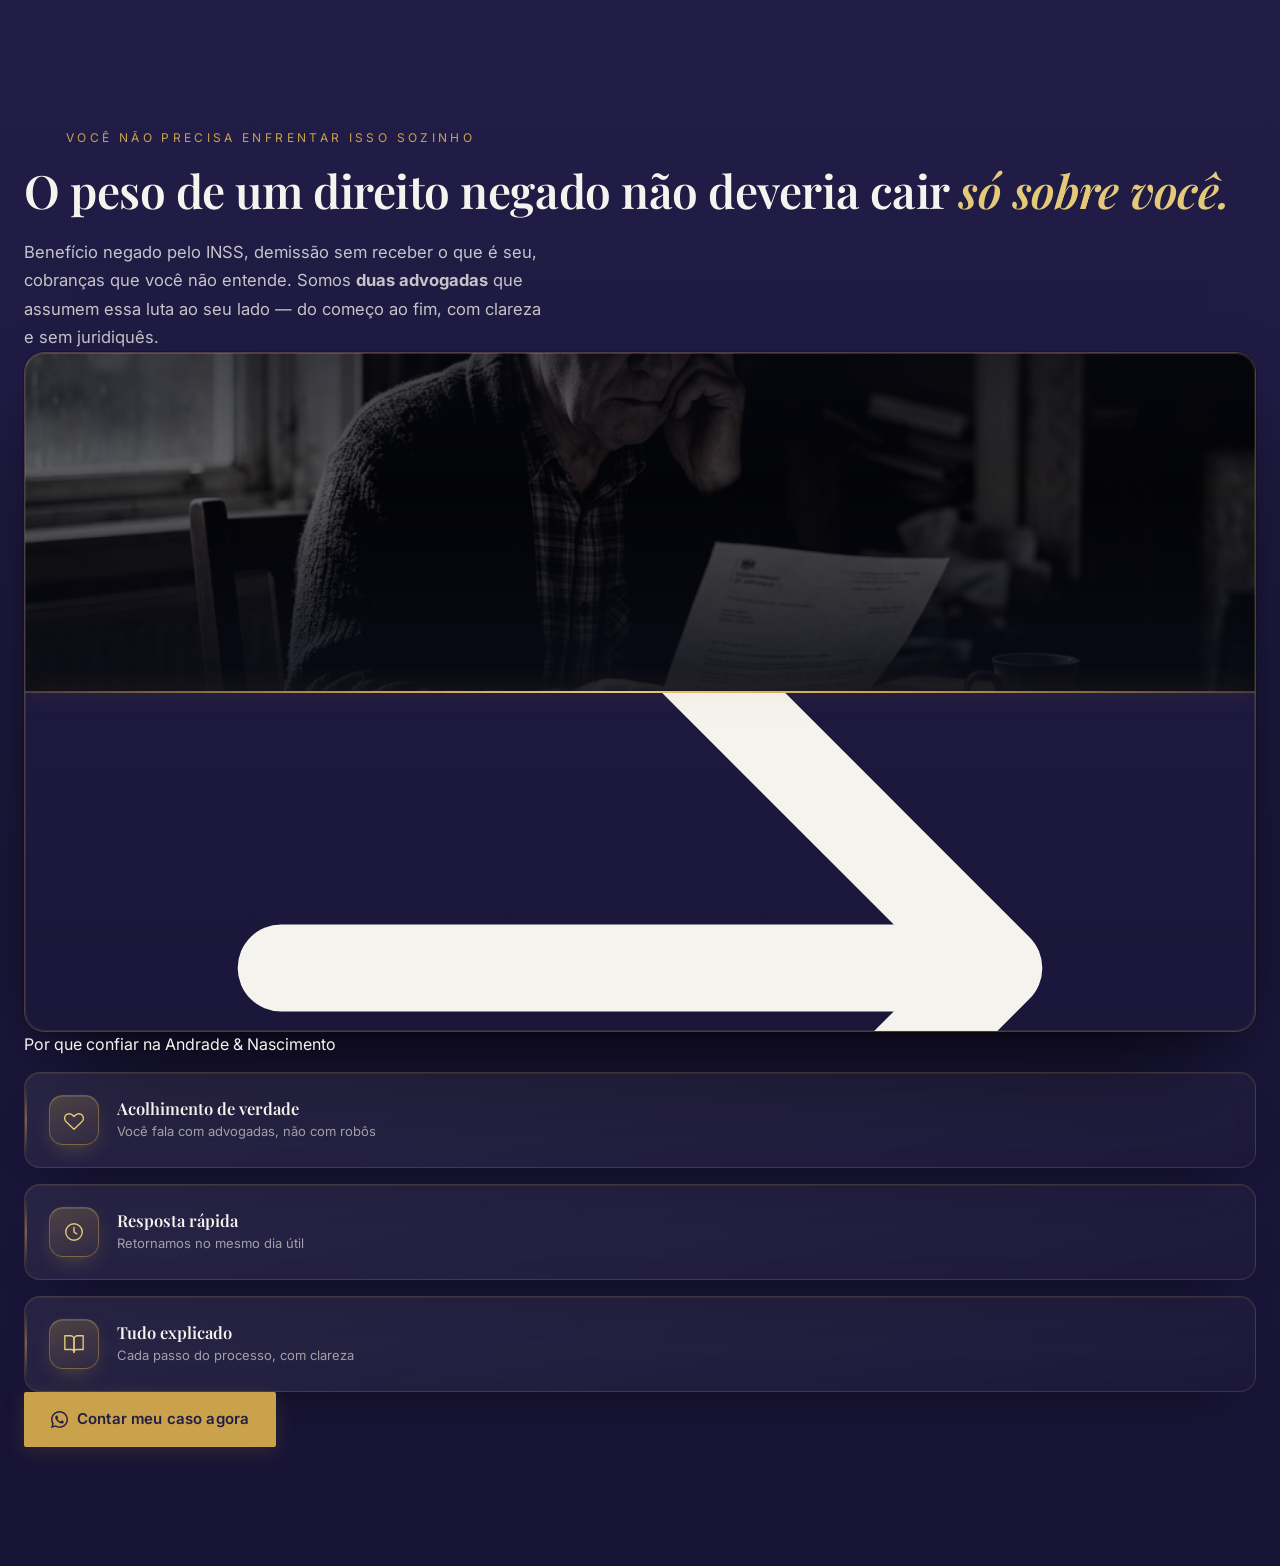
<file: _pn.html>
<!DOCTYPE html><html lang="pt-BR"><head><meta charset="UTF-8"><meta name="viewport" content="width=device-width, initial-scale=1.0">
<link href="https://fonts.googleapis.com/css2?family=Playfair+Display:ital,wght@0,400;0,500;0,600;0,700&family=Inter:wght@300;400;500;600;700&display=swap" rel="stylesheet">
<link rel="stylesheet" href="style.css"><style>body{margin:0}.reveal{opacity:1 !important;transform:none !important}</style></head><body>
<!-- ===== PAIN / SOLUTION ===== -->
<section class="pain">
  <div class="pain__content">
    <div class="pain__inner">
      <!-- 1) o gancho: eyebrow + título + o que resolvemos (explica ANTES da imagem) -->
      <p class="pain__eyebrow reveal" data-reveal="up">Você não precisa enfrentar isso sozinho</p>
      <h2 class="pain__title reveal" data-reveal="up" data-reveal-delay="80">O peso de um direito negado não deveria cair <em>só sobre você.</em></h2>
      <p class="pain__lead reveal" data-reveal="up" data-reveal-delay="160">Benefício negado pelo INSS, demissão sem receber o que é seu, cobranças que você não entende. Somos <strong>duas advogadas</strong> que assumem essa luta ao seu lado — do começo ao fim, com clareza e sem juridiquês.</p>
    </div>
  </div>

  <!-- 2) o palco: problema (esq) → solução (dir) -->
  <div class="pain__stage reveal" data-reveal="up" data-reveal-delay="140">
    <div class="pain__half pain__half--before">
      <div class="pain__img" style="background-image:url('assets/pain-antes-new.png')"></div>
      <div class="pain__caption">
        <span class="pain__caption-tag">O problema</span>
        <p class="pain__caption-line">Sozinho contra a burocracia</p>
      </div>
    </div>
    <div class="pain__half pain__half--after">
      <div class="pain__img" style="background-image:url('assets/pain-depois-new.png')"></div>
      <div class="pain__caption pain__caption--gold">
        <span class="pain__caption-tag">A solução</span>
        <p class="pain__caption-line">Ao lado de quem entende</p>
      </div>
    </div>
    <div class="pain__seam" aria-hidden="true"></div>
    <div class="pain__seam-ic" aria-hidden="true">
      <svg viewBox="0 0 24 24" fill="none" stroke="currentColor" stroke-width="1.7" stroke-linecap="round" stroke-linejoin="round"><path d="M5 12h14M13 6l6 6-6 6"/></svg>
    </div>
  </div>

  <!-- 3) o fecho: pilares + CTA -->
  <div class="pain__content pain__content--foot">
    <div class="pain__inner">
      <p class="pain__kicker reveal" data-reveal="up">Por que confiar na Andrade &amp; Nascimento</p>

      <div class="pain__pillars">
        <div class="pain__pillar reveal" data-reveal="up" data-reveal-delay="120">
          <span class="pain__pillar-ic"><svg viewBox="0 0 24 24" fill="none" stroke="currentColor" stroke-width="1.5" stroke-linecap="round" stroke-linejoin="round"><path d="M20.8 6.6a5 5 0 0 0-7.1 0L12 8.3l-1.7-1.7a5 5 0 1 0-7.1 7.1L12 22l8.8-8.3a5 5 0 0 0 0-7.1z"/></svg></span>
          <strong>Acolhimento de verdade</strong>
          <span class="pain__pillar-d">Você fala com advogadas, não com robôs</span>
        </div>
        <div class="pain__pillar reveal" data-reveal="up" data-reveal-delay="240">
          <span class="pain__pillar-ic"><svg viewBox="0 0 24 24" fill="none" stroke="currentColor" stroke-width="1.5" stroke-linecap="round" stroke-linejoin="round"><circle cx="12" cy="12" r="9"/><path d="M12 7v5l3 2"/></svg></span>
          <strong>Resposta rápida</strong>
          <span class="pain__pillar-d">Retornamos no mesmo dia útil</span>
        </div>
        <div class="pain__pillar reveal" data-reveal="up" data-reveal-delay="360">
          <span class="pain__pillar-ic"><svg viewBox="0 0 24 24" fill="none" stroke="currentColor" stroke-width="1.5" stroke-linecap="round" stroke-linejoin="round"><path d="M2 3h6a4 4 0 0 1 4 4v14a3 3 0 0 0-3-3H2z"/><path d="M22 3h-6a4 4 0 0 0-4 4v14a3 3 0 0 1 3-3h7z"/></svg></span>
          <strong>Tudo explicado</strong>
          <span class="pain__pillar-d">Cada passo do processo, com clareza</span>
        </div>
      </div>

      <a class="btn btn--gold reveal" data-reveal="up" data-reveal-delay="320" href="https://wa.me/5521975785413?text=Ol%C3%A1%2C%20vim%20atrav%C3%A9s%20do%20site%20e%20gostaria%20de%20contar%20o%20meu%20caso." target="_blank" rel="noopener">
        <svg viewBox="0 0 24 24" fill="#211d47" aria-hidden="true"><path d="M17.472 14.382c-.297-.149-1.758-.867-2.03-.967-.273-.099-.471-.148-.67.15-.197.297-.767.966-.94 1.164-.173.199-.347.223-.644.075-.297-.15-1.255-.463-2.39-1.475-.883-.788-1.48-1.761-1.653-2.059-.173-.297-.018-.458.13-.606.134-.133.298-.347.446-.52.149-.174.198-.298.298-.497.099-.198.05-.371-.025-.52-.075-.149-.669-1.612-.916-2.207-.242-.579-.487-.5-.669-.51-.173-.008-.371-.01-.57-.01-.198 0-.52.074-.792.372-.272.297-1.04 1.016-1.04 2.479 0 1.462 1.065 2.875 1.213 3.074.149.198 2.096 3.2 5.077 4.487.709.306 1.262.489 1.694.625.712.227 1.36.195 1.871.118.571-.085 1.758-.719 2.006-1.413.248-.694.248-1.289.173-1.413-.074-.124-.272-.198-.57-.347m-5.421 7.403h-.004a9.87 9.87 0 01-5.031-1.378l-.361-.214-3.741.982.998-3.648-.235-.374a9.86 9.86 0 01-1.51-5.26c.001-5.45 4.436-9.884 9.888-9.884 2.64 0 5.122 1.03 6.988 2.898a9.825 9.825 0 012.893 6.994c-.003 5.45-4.437 9.885-9.885 9.885M20.52 3.449C18.24 1.245 15.24 0 12.045 0 5.463 0 .104 5.359.101 11.892c0 2.096.549 4.142 1.595 5.945L0 24l6.335-1.652a11.9 11.9 0 005.71 1.454h.006c6.585 0 11.946-5.359 11.949-11.893a11.821 11.821 0 00-3.481-8.46"/></svg>
        Contar meu caso agora
      </a>
    </div>
  </div>
</section>
</body></html>
</file>
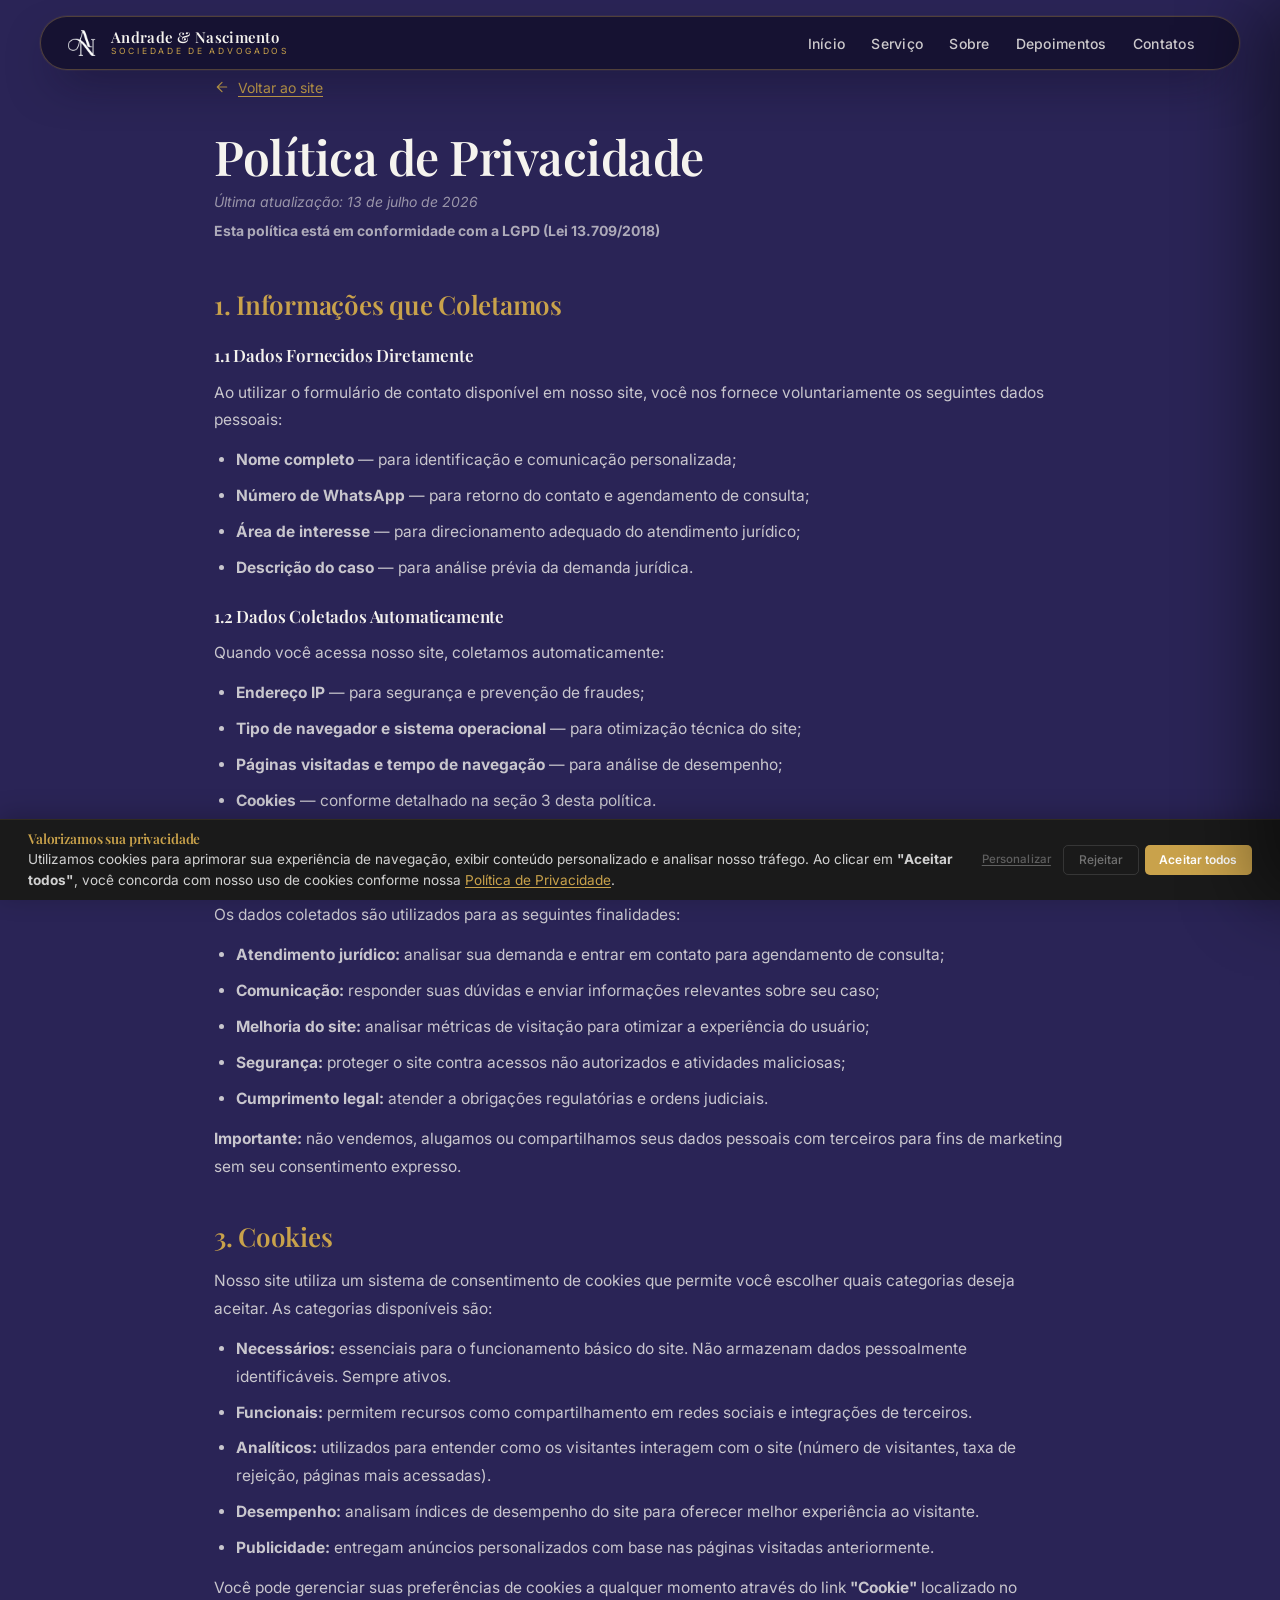
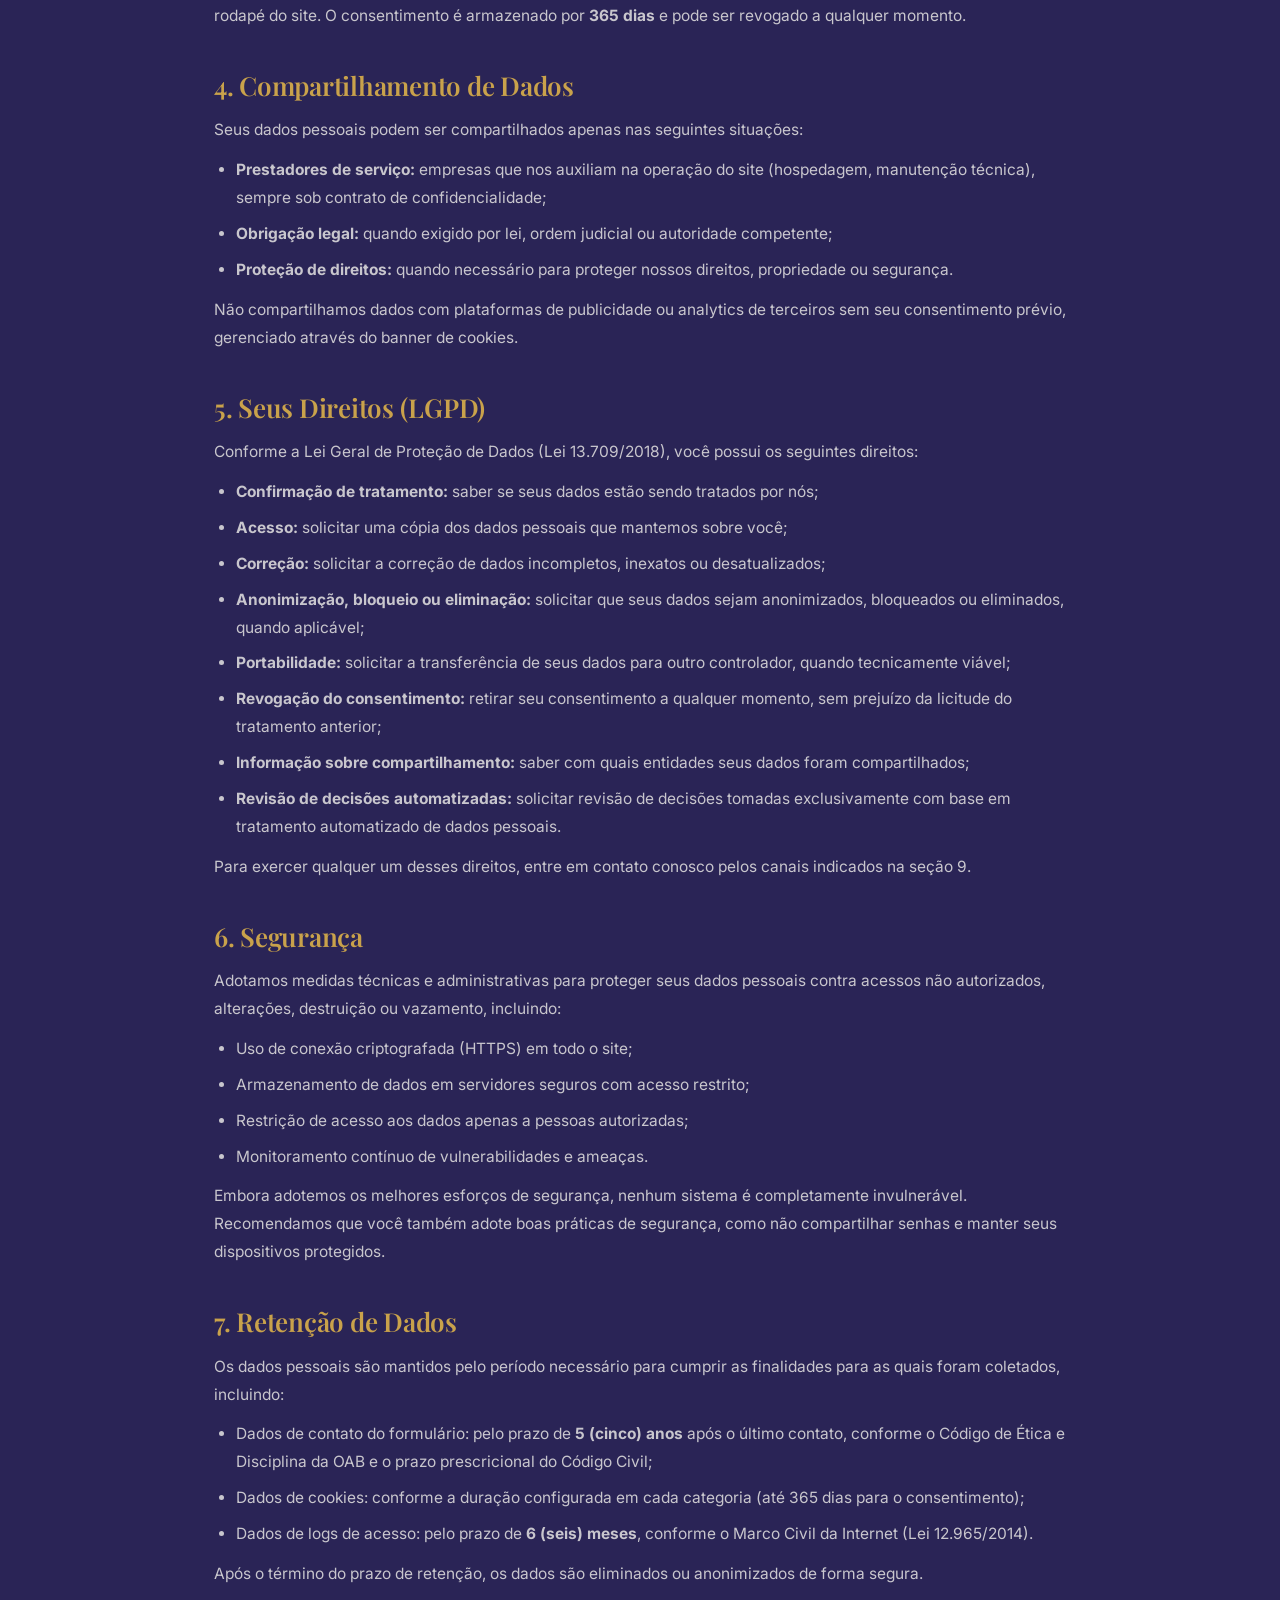
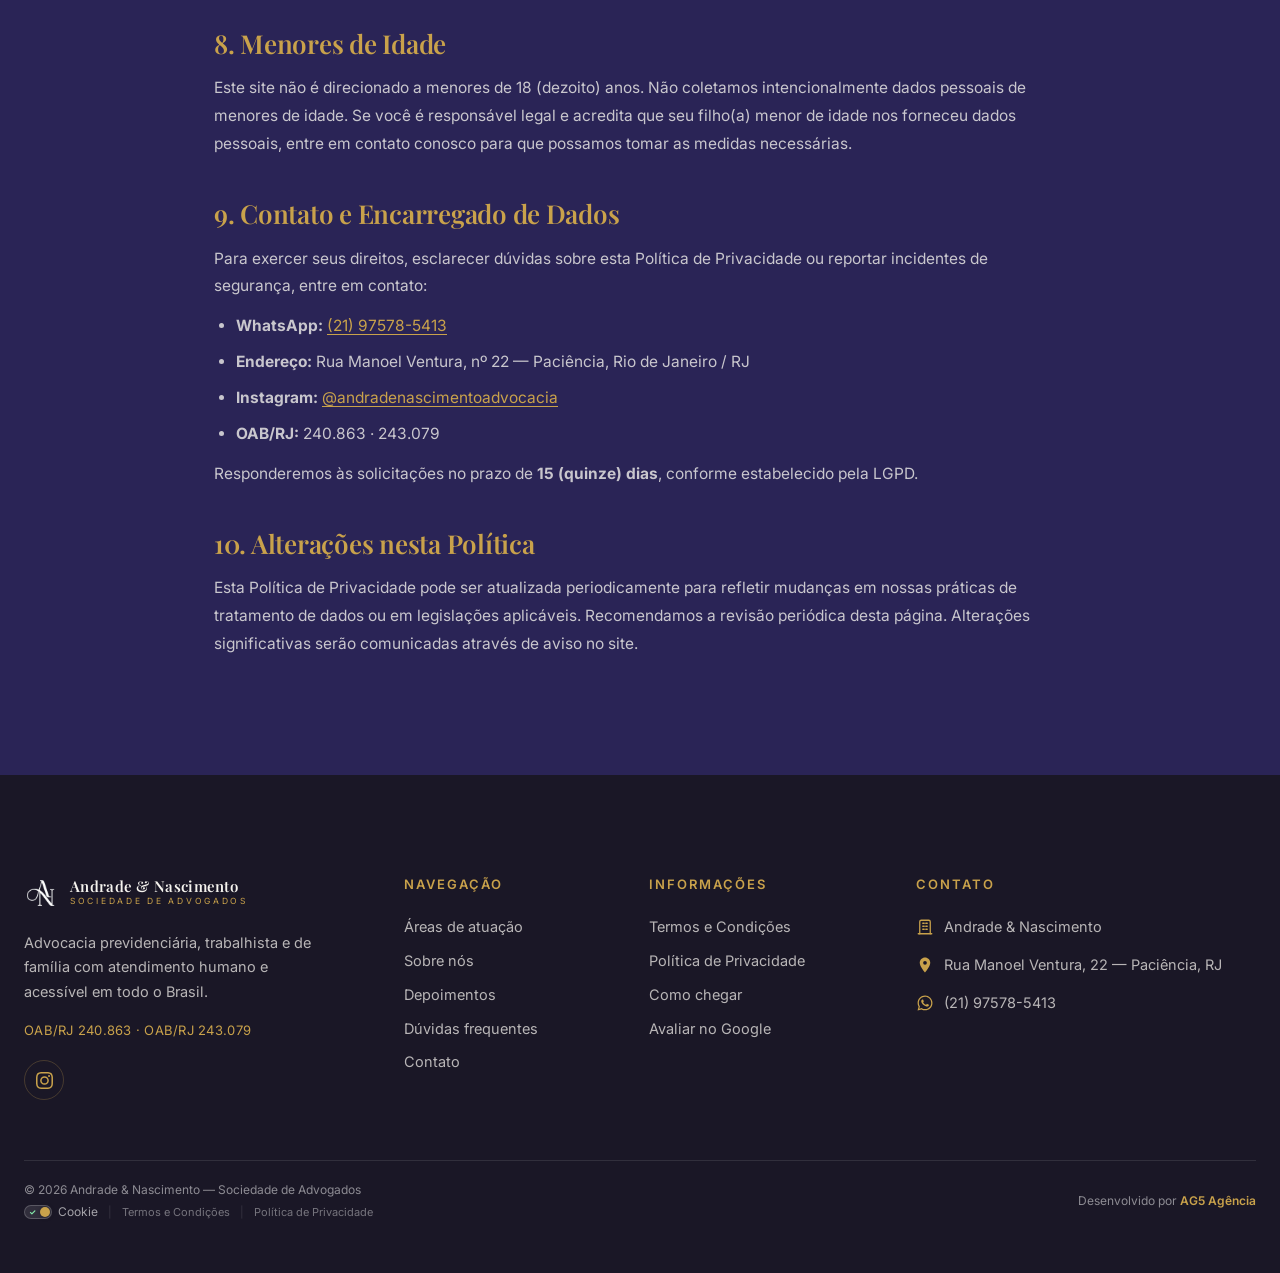
<file: politica-de-privacidade.html>
<!DOCTYPE html>
<html lang="pt-BR">
<head>
<meta charset="UTF-8">
<meta name="viewport" content="width=device-width, initial-scale=1.0">
<title>Política de Privacidade — Andrade &amp; Nascimento</title>
<meta name="description" content="Política de Privacidade da Andrade &amp; Nascimento Sociedade de Advogados. Conformidade com a LGPD (Lei 13.709/2018).">
<link rel="canonical" href="http://www.andradeenascimento.ag5agencia.site/politica-de-privacidade">
<meta name="robots" content="index, follow">
<link rel="icon" href="assets/favicon-andrade-nascimento.webp">
<meta property="og:type" content="website">
<meta property="og:site_name" content="Andrade & Nascimento Sociedade de Advogados">
<meta property="og:title" content="Política de Privacidade — Andrade & Nascimento">
<meta property="og:description" content="Política de Privacidade da Andrade & Nascimento Sociedade de Advogados. Conformidade com a LGPD (Lei 13.709/2018).">
<meta property="og:url" content="http://www.andradeenascimento.ag5agencia.site/politica-de-privacidade">
<meta property="og:locale" content="pt_BR">
<meta name="twitter:card" content="summary">
<meta name="twitter:title" content="Política de Privacidade — Andrade & Nascimento">
<meta name="twitter:description" content="Política de Privacidade da Andrade & Nascimento Sociedade de Advogados. Conformidade com a LGPD (Lei 13.709/2018).">
<link rel="preconnect" href="https://fonts.googleapis.com">
<link rel="preconnect" href="https://fonts.gstatic.com" crossorigin>
<link href="https://fonts.googleapis.com/css2?family=Playfair+Display:ital,wght@0,400;0,500;0,600;0,700;0,800;1,400;1,500&family=Inter:wght@300;400;500;600;700&display=swap" rel="stylesheet">
<link rel="stylesheet" href="style.css">
<link rel="stylesheet" href="cookie-banner.css">
<style>
.legal-page{max-width:900px;margin:0 auto;padding:clamp(40px,6vw,80px) 24px}
.legal-page h1{font-size:clamp(32px,4vw,48px);line-height:1.1;color:var(--offwhite);margin-bottom:8px}
.legal-page .legal-date{font-size:14px;color:rgba(245,243,238,.55);margin-bottom:8px;display:block}
.legal-page .legal-lgpd{font-size:14px;color:rgba(245,243,238,.65);margin-bottom:48px;display:block}
.legal-page section{margin-bottom:40px}
.legal-page h2{font-size:clamp(20px,2.4vw,26px);color:var(--gold);margin-bottom:14px;line-height:1.25}
.legal-page h3{font-size:17px;color:var(--offwhite);margin:22px 0 10px;font-weight:600}
.legal-page p,.legal-page li{font-size:15.5px;line-height:1.8;color:rgba(245,243,238,.78)}
.legal-page ul{margin:12px 0;padding-left:22px}
.legal-page li{margin-bottom:8px}
.legal-page a{color:var(--gold);text-decoration:underline;text-underline-offset:3px}
.legal-page a:hover{color:var(--champagne)}
.legal-back{display:inline-flex;align-items:center;gap:8px;margin-bottom:32px;font-size:14px;color:var(--gold)}
.legal-back svg{width:16px;height:16px}
@media (max-width:560px){
  .legal-page{padding:32px 20px}
  .legal-page h1{font-size:28px}
}
</style>
</head>
<body>

<!-- ===== NAV ===== -->
<nav class="nav" id="nav">
  <div class="nav__inner">
    <a class="brand" href="/#top">
      <img src="assets/logo-andrade-nascimento-advocacia.webp" alt="Logotipo Andrade &amp; Nascimento" width="46" height="46">
      <span class="brand__text">
        <span class="brand__name">Andrade &amp; Nascimento</span>
        <span class="brand__sub">Sociedade de Advogados</span>
      </span>
    </a>
    <div class="nav__right">
      <div class="nav__links">
        <a href="/#top">Início</a>
        <a href="/#areas">Serviço</a>
        <a href="/#sobre">Sobre</a>
        <a href="/#depoimentos">Depoimentos</a>
        <a href="/#contato">Contatos</a>
      </div>
      <button class="burger" id="burger" aria-label="Abrir menu" aria-expanded="false">
        <svg viewBox="0 0 24 24" fill="none" stroke="currentColor" stroke-width="1.7" stroke-linecap="round"><path d="M4 7h16M4 12h16M4 17h16"/></svg>
      </button>
    </div>
  </div>
</nav>

<!-- ===== MOBILE DRAWER ===== -->
<div class="drawer-overlay" id="drawerOverlay"></div>
<aside class="drawer" id="mobilemenu" aria-hidden="true">
  <div class="drawer__head">
    <div class="drawer__brand">
      <img src="assets/logo-andrade-nascimento-advocacia.webp" alt="" width="38" height="38">
      <div>
        <span class="brand__name">Andrade &amp; Nascimento</span>
        <span class="brand__sub">Sociedade de Advogados</span>
      </div>
    </div>
    <button class="drawer__close" id="menuClose" aria-label="Fechar menu">
      <svg viewBox="0 0 24 24" fill="none" stroke="currentColor" stroke-width="1.7" stroke-linecap="round"><path d="M18 6L6 18M6 6l12 12"/></svg>
    </button>
  </div>
  <nav class="drawer__links">
    <a href="/#top">Início</a>
    <a href="/#areas">Serviço</a>
    <a href="/#sobre">Sobre</a>
    <a href="/#depoimentos">Depoimentos</a>
    <a href="/#contato">Contatos</a>
  </nav>
  <a class="btn btn--gold drawer__cta" href="https://wa.me/5521975785413?text=Ol%C3%A1%2C%20vim%20atrav%C3%A9s%20do%20site%20e%20gostaria%20de%20agendar%20uma%20consulta." target="_blank" rel="noopener">
    <svg viewBox="0 0 24 24" fill="#211d47" aria-hidden="true"><path d="M17.472 14.382c-.297-.149-1.758-.867-2.03-.967-.273-.099-.471-.148-.67.15-.197.297-.767.966-.94 1.164-.173.199-.347.223-.644.075-.297-.15-1.255-.463-2.39-1.475-.883-.788-1.48-1.761-1.653-2.059-.173-.297-.018-.458.13-.606.134-.133.298-.347.446-.52.149-.174.198-.298.298-.497.099-.198.05-.371-.025-.52-.075-.149-.669-1.612-.916-2.207-.242-.579-.487-.5-.669-.51-.173-.008-.371-.01-.57-.01-.198 0-.52.074-.792.372-.272.297-1.04 1.016-1.04 2.479 0 1.462 1.065 2.875 1.213 3.074.149.198 2.096 3.2 5.077 4.487.709.306 1.262.489 1.694.625.712.227 1.36.195 1.871.118.571-.085 1.758-.719 2.006-1.413.248-.694.248-1.289.173-1.413-.074-.124-.272-.198-.57-.347m-5.421 7.403h-.004a9.87 9.87 0 01-5.031-1.378l-.361-.214-3.741.982.998-3.648-.235-.374a9.86 9.86 0 01-1.51-5.26c.001-5.45 4.436-9.884 9.888-9.884 2.64 0 5.122 1.03 6.988 2.898a9.825 9.825 0 012.893 6.994c-.003 5.45-4.437 9.885-9.885 9.885M20.52 3.449C18.24 1.245 15.24 0 12.045 0 5.463 0 .104 5.359.101 11.892c0 2.096.549 4.142 1.595 5.945L0 24l6.335-1.652a11.9 11.9 0 005.71 1.454h.006c6.585 0 11.946-5.359 11.949-11.893a11.821 11.821 0 00-3.481-8.46"/></svg>
    Falar no WhatsApp
  </a>
</aside>

<!-- ===== MAIN ===== -->
<main class="legal-page">
  <a class="legal-back" href="/">
    <svg viewBox="0 0 24 24" fill="none" stroke="currentColor" stroke-width="1.8" stroke-linecap="round" stroke-linejoin="round"><path d="M19 12H5M12 19l-7-7 7-7"/></svg>
    Voltar ao site
  </a>

  <h1>Política de Privacidade</h1>
  <span class="legal-date"><em>Última atualização: 13 de julho de 2026</em></span>
  <span class="legal-lgpd"><strong>Esta política está em conformidade com a LGPD (Lei 13.709/2018)</strong></span>

  <section>
    <h2>1. Informações que Coletamos</h2>
    <h3>1.1 Dados Fornecidos Diretamente</h3>
    <p>Ao utilizar o formulário de contato disponível em nosso site, você nos fornece voluntariamente os seguintes dados pessoais:</p>
    <ul>
      <li><strong>Nome completo</strong> — para identificação e comunicação personalizada;</li>
      <li><strong>Número de WhatsApp</strong> — para retorno do contato e agendamento de consulta;</li>
      <li><strong>Área de interesse</strong> — para direcionamento adequado do atendimento jurídico;</li>
      <li><strong>Descrição do caso</strong> — para análise prévia da demanda jurídica.</li>
    </ul>
    <h3>1.2 Dados Coletados Automaticamente</h3>
    <p>Quando você acessa nosso site, coletamos automaticamente:</p>
    <ul>
      <li><strong>Endereço IP</strong> — para segurança e prevenção de fraudes;</li>
      <li><strong>Tipo de navegador e sistema operacional</strong> — para otimização técnica do site;</li>
      <li><strong>Páginas visitadas e tempo de navegação</strong> — para análise de desempenho;</li>
      <li><strong>Cookies</strong> — conforme detalhado na seção 3 desta política.</li>
    </ul>
  </section>

  <section>
    <h2>2. Como Usamos Suas Informações</h2>
    <p>Os dados coletados são utilizados para as seguintes finalidades:</p>
    <ul>
      <li><strong>Atendimento jurídico:</strong> analisar sua demanda e entrar em contato para agendamento de consulta;</li>
      <li><strong>Comunicação:</strong> responder suas dúvidas e enviar informações relevantes sobre seu caso;</li>
      <li><strong>Melhoria do site:</strong> analisar métricas de visitação para otimizar a experiência do usuário;</li>
      <li><strong>Segurança:</strong> proteger o site contra acessos não autorizados e atividades maliciosas;</li>
      <li><strong>Cumprimento legal:</strong> atender a obrigações regulatórias e ordens judiciais.</li>
    </ul>
    <p><strong>Importante:</strong> não vendemos, alugamos ou compartilhamos seus dados pessoais com terceiros para fins de marketing sem seu consentimento expresso.</p>
  </section>

  <section>
    <h2>3. Cookies</h2>
    <p>Nosso site utiliza um sistema de consentimento de cookies que permite você escolher quais categorias deseja aceitar. As categorias disponíveis são:</p>
    <ul>
      <li><strong>Necessários:</strong> essenciais para o funcionamento básico do site. Não armazenam dados pessoalmente identificáveis. Sempre ativos.</li>
      <li><strong>Funcionais:</strong> permitem recursos como compartilhamento em redes sociais e integrações de terceiros.</li>
      <li><strong>Analíticos:</strong> utilizados para entender como os visitantes interagem com o site (número de visitantes, taxa de rejeição, páginas mais acessadas).</li>
      <li><strong>Desempenho:</strong> analisam índices de desempenho do site para oferecer melhor experiência ao visitante.</li>
      <li><strong>Publicidade:</strong> entregam anúncios personalizados com base nas páginas visitadas anteriormente.</li>
    </ul>
    <p>Você pode gerenciar suas preferências de cookies a qualquer momento através do link <strong>"Cookie"</strong> localizado no rodapé do site. O consentimento é armazenado por <strong>365 dias</strong> e pode ser revogado a qualquer momento.</p>
  </section>

  <section>
    <h2>4. Compartilhamento de Dados</h2>
    <p>Seus dados pessoais podem ser compartilhados apenas nas seguintes situações:</p>
    <ul>
      <li><strong>Prestadores de serviço:</strong> empresas que nos auxiliam na operação do site (hospedagem, manutenção técnica), sempre sob contrato de confidencialidade;</li>
      <li><strong>Obrigação legal:</strong> quando exigido por lei, ordem judicial ou autoridade competente;</li>
      <li><strong>Proteção de direitos:</strong> quando necessário para proteger nossos direitos, propriedade ou segurança.</li>
    </ul>
    <p>Não compartilhamos dados com plataformas de publicidade ou analytics de terceiros sem seu consentimento prévio, gerenciado através do banner de cookies.</p>
  </section>

  <section>
    <h2>5. Seus Direitos (LGPD)</h2>
    <p>Conforme a Lei Geral de Proteção de Dados (Lei 13.709/2018), você possui os seguintes direitos:</p>
    <ul>
      <li><strong>Confirmação de tratamento:</strong> saber se seus dados estão sendo tratados por nós;</li>
      <li><strong>Acesso:</strong> solicitar uma cópia dos dados pessoais que mantemos sobre você;</li>
      <li><strong>Correção:</strong> solicitar a correção de dados incompletos, inexatos ou desatualizados;</li>
      <li><strong>Anonimização, bloqueio ou eliminação:</strong> solicitar que seus dados sejam anonimizados, bloqueados ou eliminados, quando aplicável;</li>
      <li><strong>Portabilidade:</strong> solicitar a transferência de seus dados para outro controlador, quando tecnicamente viável;</li>
      <li><strong>Revogação do consentimento:</strong> retirar seu consentimento a qualquer momento, sem prejuízo da licitude do tratamento anterior;</li>
      <li><strong>Informação sobre compartilhamento:</strong> saber com quais entidades seus dados foram compartilhados;</li>
      <li><strong>Revisão de decisões automatizadas:</strong> solicitar revisão de decisões tomadas exclusivamente com base em tratamento automatizado de dados pessoais.</li>
    </ul>
    <p>Para exercer qualquer um desses direitos, entre em contato conosco pelos canais indicados na seção 9.</p>
  </section>

  <section>
    <h2>6. Segurança</h2>
    <p>Adotamos medidas técnicas e administrativas para proteger seus dados pessoais contra acessos não autorizados, alterações, destruição ou vazamento, incluindo:</p>
    <ul>
      <li>Uso de conexão criptografada (HTTPS) em todo o site;</li>
      <li>Armazenamento de dados em servidores seguros com acesso restrito;</li>
      <li>Restrição de acesso aos dados apenas a pessoas autorizadas;</li>
      <li>Monitoramento contínuo de vulnerabilidades e ameaças.</li>
    </ul>
    <p>Embora adotemos os melhores esforços de segurança, nenhum sistema é completamente invulnerável. Recomendamos que você também adote boas práticas de segurança, como não compartilhar senhas e manter seus dispositivos protegidos.</p>
  </section>

  <section>
    <h2>7. Retenção de Dados</h2>
    <p>Os dados pessoais são mantidos pelo período necessário para cumprir as finalidades para as quais foram coletados, incluindo:</p>
    <ul>
      <li>Dados de contato do formulário: pelo prazo de <strong>5 (cinco) anos</strong> após o último contato, conforme o Código de Ética e Disciplina da OAB e o prazo prescricional do Código Civil;</li>
      <li>Dados de cookies: conforme a duração configurada em cada categoria (até 365 dias para o consentimento);</li>
      <li>Dados de logs de acesso: pelo prazo de <strong>6 (seis) meses</strong>, conforme o Marco Civil da Internet (Lei 12.965/2014).</li>
    </ul>
    <p>Após o término do prazo de retenção, os dados são eliminados ou anonimizados de forma segura.</p>
  </section>

  <section>
    <h2>8. Menores de Idade</h2>
    <p>Este site não é direcionado a menores de 18 (dezoito) anos. Não coletamos intencionalmente dados pessoais de menores de idade. Se você é responsável legal e acredita que seu filho(a) menor de idade nos forneceu dados pessoais, entre em contato conosco para que possamos tomar as medidas necessárias.</p>
  </section>

  <section>
    <h2>9. Contato e Encarregado de Dados</h2>
    <p>Para exercer seus direitos, esclarecer dúvidas sobre esta Política de Privacidade ou reportar incidentes de segurança, entre em contato:</p>
    <ul>
      <li><strong>WhatsApp:</strong> <a href="https://wa.me/5521975785413?text=Ol%C3%A1%2C%20vim%20atrav%C3%A9s%20do%20site%20e%20gostaria%20de%20agendar%20uma%20consulta." target="_blank" rel="noopener">(21) 97578-5413</a></li>
      <li><strong>Endereço:</strong> Rua Manoel Ventura, nº 22 — Paciência, Rio de Janeiro / RJ</li>
      <li><strong>Instagram:</strong> <a href="https://instagram.com/andradenascimentoadvocacia" target="_blank" rel="noopener">@andradenascimentoadvocacia</a></li>
      <li><strong>OAB/RJ:</strong> 240.863 · 243.079</li>
    </ul>
    <p>Responderemos às solicitações no prazo de <strong>15 (quinze) dias</strong>, conforme estabelecido pela LGPD.</p>
  </section>

  <section>
    <h2>10. Alterações nesta Política</h2>
    <p>Esta Política de Privacidade pode ser atualizada periodicamente para refletir mudanças em nossas práticas de tratamento de dados ou em legislações aplicáveis. Recomendamos a revisão periódica desta página. Alterações significativas serão comunicadas através de aviso no site.</p>
  </section>
</main>

<!-- ===== FOOTER ===== -->
<footer class="footer">
  <div class="footer__inner">
    <div class="footer__grid">
      <div class="footer__col footer__col--brand">
        <div class="brand brand--footer">
          <img src="assets/logo-andrade-nascimento-advocacia.webp" alt="" width="44" height="44">
          <span class="brand__text">
            <span class="brand__name">Andrade &amp; Nascimento</span>
            <span class="brand__sub">Sociedade de Advogados</span>
          </span>
        </div>
        <p class="footer__about">Advocacia previdenciária, trabalhista e de família com atendimento humano e acessível em todo o Brasil.</p>
        <p class="footer__oab">OAB/RJ 240.863 · OAB/RJ 243.079</p>
        <div class="footer__social">
          <a href="https://instagram.com/andradenascimentoadvocacia" target="_blank" rel="noopener" aria-label="Instagram">
            <svg viewBox="0 0 24 24" fill="currentColor" aria-hidden="true"><path d="M12 2.163c3.204 0 3.584.012 4.85.07 3.252.148 4.771 1.691 4.919 4.919.058 1.265.069 1.645.069 4.849 0 3.205-.012 3.584-.069 4.849-.149 3.225-1.664 4.771-4.919 4.919-1.266.058-1.644.07-4.85.07-3.204 0-3.584-.012-4.849-.07-3.26-.149-4.771-1.699-4.919-4.92-.058-1.265-.07-1.644-.07-4.849 0-3.204.013-3.583.07-4.849.149-3.227 1.664-4.771 4.919-4.919 1.266-.057 1.645-.069 4.849-.069zM12 0C8.741 0 8.333.014 7.053.072 2.695.272.273 2.69.073 7.052.014 8.333 0 8.741 0 12c0 3.259.014 3.668.072 4.948.2 4.358 2.618 6.78 6.98 6.98C8.333 23.986 8.741 24 12 24c3.259 0 3.668-.014 4.948-.072 4.354-.2 6.782-2.618 6.979-6.98.059-1.28.073-1.689.073-4.948 0-3.259-.014-3.667-.072-4.947-.196-4.354-2.617-6.78-6.979-6.98C15.668.014 15.259 0 12 0zm0 5.838a6.162 6.162 0 1 0 0 12.324 6.162 6.162 0 0 0 0-12.324zM12 16a4 4 0 1 1 0-8 4 4 0 0 1 0 8zm6.406-11.845a1.44 1.44 0 1 0 0 2.881 1.44 1.44 0 0 0 0-2.881z"/></svg>
          </a>
        </div>
      </div>
      <div class="footer__col">
        <p class="footer__title">Navegação</p>
        <div class="footer__links">
          <a href="/#areas">Áreas de atuação</a>
          <a href="/#sobre">Sobre nós</a>
          <a href="/#depoimentos">Depoimentos</a>
          <a href="/#faq">Dúvidas frequentes</a>
          <a href="/#contato">Contato</a>
        </div>
      </div>
      <div class="footer__col">
        <p class="footer__title">Informações</p>
        <div class="footer__links">
          <a href="/termos-e-condicoes">Termos e Condições</a>
          <a href="/politica-de-privacidade">Política de Privacidade</a>
          <a href="/#localizacao">Como chegar</a>
          <a href="https://search.google.com/local/writereview?placeid=ChIJ63oXXnblmwARLPpVfjmoFB4" target="_blank" rel="noopener">Avaliar no Google</a>
        </div>
      </div>
      <div class="footer__col">
        <p class="footer__title">Contato</p>
        <div class="footer__links footer__links--contact">
          <a class="footer__contact" href="https://search.google.com/local/writereview?placeid=ChIJ63oXXnblmwARLPpVfjmoFB4" target="_blank" rel="noopener">
            <svg viewBox="0 0 24 24" fill="none" stroke="var(--gold)" stroke-width="1.7" stroke-linecap="round" stroke-linejoin="round" aria-hidden="true"><path d="M3 21h18"/><path d="M5 21V5a2 2 0 0 1 2-2h10a2 2 0 0 1 2 2v16"/><path d="M9 7h2M13 7h2M9 11h2M13 11h2M9 15h2M13 15h2"/></svg>
            Andrade &amp; Nascimento
          </a>
          <a class="footer__contact" href="https://www.google.com/maps/dir/?api=1&destination=Rua+Manoel+Ventura+22+Paci%C3%AAncia+Rio+de+Janeiro+RJ" target="_blank" rel="noopener">
            <svg viewBox="0 0 24 24" fill="var(--gold)" aria-hidden="true"><path d="M12 2C8.13 2 5 5.13 5 9c0 5.25 7 13 7 13s7-7.75 7-13c0-3.87-3.13-7-7-7zm0 9.5a2.5 2.5 0 1 1 0-5 2.5 2.5 0 0 1 0 5z"/></svg>
            Rua Manoel Ventura, 22 — Paciência, RJ
          </a>
          <a class="footer__contact footer__contact--phone" href="https://wa.me/5521975785413?text=Ol%C3%A1%2C%20vim%20atrav%C3%A9s%20do%20site%20e%20gostaria%20de%20agendar%20uma%20consulta." target="_blank" rel="noopener">
            <svg viewBox="0 0 24 24" fill="var(--gold)" aria-hidden="true"><path d="M12.04 2c-5.46 0-9.91 4.45-9.91 9.91 0 1.75.46 3.45 1.32 4.95L2.05 22l5.25-1.38a9.9 9.9 0 0 0 4.74 1.2h.004c5.46 0 9.91-4.45 9.91-9.91 0-2.65-1.03-5.14-2.9-7.01A9.82 9.82 0 0 0 12.04 2zm0 18.15h-.003a8.2 8.2 0 0 1-4.19-1.15l-.3-.18-3.12.82.83-3.04-.2-.31a8.2 8.2 0 0 1-1.26-4.38c0-4.54 3.7-8.24 8.25-8.24 2.2 0 4.28.86 5.83 2.42a8.2 8.2 0 0 1 2.41 5.83c0 4.55-3.7 8.24-8.24 8.24zm4.52-6.16c-.25-.12-1.47-.72-1.69-.81-.23-.08-.39-.12-.56.12-.17.25-.64.81-.79.97-.14.17-.29.19-.54.06-.25-.12-1.05-.39-1.99-1.23-.74-.66-1.23-1.47-1.38-1.72-.14-.25-.01-.38.11-.5.11-.11.25-.29.37-.43.13-.14.17-.25.25-.42.08-.17.04-.31-.02-.43-.06-.12-.56-1.34-.76-1.84-.2-.48-.4-.42-.56-.43h-.48a.92.92 0 0 0-.67.31c-.23.25-.88.86-.88 2.09 0 1.23.9 2.42 1.03 2.59.12.17 1.77 2.7 4.29 3.79.6.26 1.07.41 1.43.53.6.19 1.15.16 1.58.1.48-.07 1.47-.6 1.68-1.18.21-.58.21-1.07.14-1.18-.06-.11-.22-.17-.47-.29z"/></svg>
            (21) 97578-5413
          </a>
        </div>
      </div>
    </div>
    <div class="footer__bottom">
      <div class="footer-credits-left">
        <p class="footer-copyright">© 2026 Andrade &amp; Nascimento — Sociedade de Advogados</p>
        <div class="footer-legal-links">
          <a href="#" id="ck-prefs-link" class="ck-prefs-link">
            <span id="cookie-toggle" class="cookie-toggle">
              <span class="cookie-toggle__check">✓</span>
              <span class="cookie-toggle__x">✕</span>
              <span id="cookie-toggle-dot" class="cookie-toggle__dot"></span>
            </span>
            Cookie
          </a>
          <span class="footer-legal-links__sep">|</span>
          <a href="/termos-e-condicoes">Termos e Condições</a>
          <span class="footer-legal-links__sep">|</span>
          <a href="/politica-de-privacidade">Política de Privacidade</a>
        </div>
      </div>
      <div class="footer-credits-right">
        <span>Desenvolvido por <a href="https://www.ag5agencia.com.br" target="_blank" rel="noopener">AG5 Agência</a></span>
      </div>
    </div>
  </div>
</footer>

<!-- ===== WHATSAPP WIDGET ===== -->
<!-- WhatsApp Premium Experience -->
<div class="wa-premium-container">
    <!-- Balão de Mensagem Glassmorphism -->
    <div id="wa-message-bubble" class="wa-bubble">
        <button class="wa-close" id="wa-close-btn" aria-label="Fechar balão de mensagem">
            <svg viewBox="0 0 24 24" fill="none" stroke="currentColor" stroke-width="2" stroke-linecap="round"><path d="M18 6L6 18M6 6l12 12"/></svg>
        </button>

        <div class="wa-content">
            <div class="wa-header">
                <div class="wa-avatar-wrapper">
                    <img src="assets/logo-andrade-nascimento-advocacia.webp" alt="Andrade &amp; Nascimento" class="wa-avatar" width="48" height="48">
                </div>
                <div class="wa-info">
                    <span class="wa-name">Andrade &amp; Nascimento</span>
                </div>
            </div>

            <!-- Estado de Digitação -->
            <div id="wa-typing" class="wa-typing">
                <span></span><span></span><span></span>
            </div>

            <!-- Mensagem Real -->
            <div id="wa-real-message" class="wa-message-text">
                <p>Olá! Estamos à disposição para esclarecer suas dúvidas. <strong>Atendimento humanizado.</strong></p>
            </div>
        </div>
    </div>

    <!-- Botão Flutuante Orgânico -->
    <a href="https://wa.me/5521975785413?text=Ol%C3%A1%2C%20vim%20atrav%C3%A9s%20do%20site%20e%20gostaria%20de%20agendar%20uma%20consulta%20jur%C3%ADdica." class="wa-float-btn" target="_blank" rel="noopener noreferrer" id="wa-main-btn" aria-label="Fale conosco pelo WhatsApp">
        <svg viewBox="0 0 24 24" fill="currentColor" aria-hidden="true" width="30" height="30">
            <path d="M17.472 14.382c-.297-.149-1.758-.867-2.03-.967-.273-.099-.471-.148-.67.15-.197.297-.767.966-.94 1.164-.173.199-.347.223-.644.075-.297-.15-1.255-.463-2.39-1.475-.883-.788-1.48-1.761-1.653-2.059-.173-.297-.018-.458.13-.606.134-.133.298-.347.446-.52.149-.174.198-.298.298-.497.099-.198.05-.371-.025-.52-.075-.149-.669-1.612-.916-2.207-.242-.579-.487-.5-.669-.51-.173-.008-.371-.01-.57-.01-.198 0-.52.074-.792.372-.272.297-1.04 1.016-1.04 2.479 0 1.462 1.065 2.875 1.213 3.074.149.198 2.096 3.2 5.077 4.487.709.306 1.262.489 1.694.625.712.227 1.36.195 1.871.118.571-.085 1.758-.719 2.006-1.413.248-.694.248-1.289.173-1.413-.074-.124-.272-.198-.57-.347m-5.421 7.403h-.004a9.87 9.87 0 01-5.031-1.378l-.361-.214-3.741.982.998-3.648-.235-.374a9.86 9.86 0 01-1.51-5.26c.001-5.45 4.436-9.884 9.888-9.884 2.64 0 5.122 1.03 6.988 2.898a9.825 9.825 0 012.893 6.994c-.003 5.45-4.437 9.885-9.885 9.885M20.52 3.449C18.24 1.245 15.24 0 12.045 0 5.463 0 .104 5.359.101 11.892c0 2.096.549 4.142 1.595 5.945L0 24l6.335-1.652a11.9 11.9 0 005.71 1.454h.006c6.585 0 11.946-5.359 11.949-11.893a11.821 11.821 0 00-3.481-8.46"/>
        </svg>
        <span class="wa-badge" id="wa-notification" aria-hidden="true">1</span>
    </a>
</div>

<!-- ===== LIGHTBOX DE VÍDEO (expandir) ===== -->
<div class="vbox" id="vbox" aria-hidden="true" role="dialog" aria-modal="true" aria-label="Vídeo em destaque">
  <div class="vbox__backdrop" data-vbox-close></div>
  <div class="vbox__shell">
    <div class="vbox__frame">
      <video class="vbox__video" id="vboxVideo" playsinline controls></video>
      <span class="vbox__tag" id="vboxTag"></span>
      <button type="button" class="vbox__close" id="vboxClose" aria-label="Fechar">
        <svg viewBox="0 0 24 24" fill="none" stroke="currentColor" stroke-width="2" stroke-linecap="round"><path d="M18 6 6 18M6 6l12 12"/></svg>
      </button>
    </div>
  </div>
</div>

<script src="script.js"></script>

<!-- ============================================================
     COOKIE BANNER UNIVERSAL — Snippet HTML Completo
     ============================================================ -->

<!-- ========== BANNER DE ACEITE ========== -->
<div id="ck-banner" class="ck-banner" role="dialog" aria-modal="true" aria-label="Aviso de cookies" aria-live="polite"
    aria-hidden="true">
    <div class="ck-banner__inner">
        <div class="ck-banner__content">
            <h2 class="ck-banner__title">Valorizamos sua privacidade</h2>
            <p class="ck-banner__text">
                Utilizamos cookies para aprimorar sua experiência de navegação, exibir conteúdo
                personalizado e analisar nosso tráfego. Ao clicar em <strong>"Aceitar todos"</strong>,
                você concorda com nosso uso de cookies conforme nossa
                <a href="/politica-de-privacidade" class="ck-banner__link">Política de Privacidade</a>.
            </p>
        </div>
        <div class="ck-banner__actions">
            <button id="ck-customize" class="ck-btn ck-btn--ghost">Personalizar</button>
            <button id="ck-reject" class="ck-btn ck-btn--outline">Rejeitar</button>
            <button id="ck-accept-all" class="ck-btn ck-btn--primary">Aceitar todos</button>
        </div>
    </div>
</div>

<!-- ========== MODAL DE PERSONALIZAÇÃO ========== -->
<div id="ck-modal" class="ck-modal" role="dialog" aria-modal="true" aria-label="Personalizar preferências de cookies"
    aria-hidden="true">
    <div class="ck-modal__overlay" id="ck-modal-overlay"></div>
    <div class="ck-modal__box">

        <div class="ck-modal__header">
            <h2 class="ck-modal__title">Personalizar preferências de consentimento</h2>
            <button class="ck-modal__close" id="ck-modal-close" aria-label="Fechar modal">
                <svg width="18" height="18" viewBox="0 0 24 24" fill="none" aria-hidden="true">
                    <path d="M18 6L6 18M6 6l12 12" stroke="currentColor" stroke-width="2" stroke-linecap="round"
                        stroke-linejoin="round" />
                </svg>
            </button>
        </div>

        <div class="ck-modal__body">
            <p class="ck-modal__intro">
                Utilizamos cookies para ajudar você a navegar com eficiência e executar certas funções.
                Os cookies classificados como <strong>"Necessário"</strong> são essenciais para o
                funcionamento básico do site e não podem ser desativados.
            </p>

            <!-- Categoria: Necessário (sempre ativo) -->
            <div class="ck-category">
                <div class="ck-category__header">
                    <div class="ck-category__info">
                        <h3 class="ck-category__name">Necessário</h3>
                        <p class="ck-category__desc">
                            Essenciais para o funcionamento do site. Não armazenam dados pessoalmente identificáveis.
                        </p>
                    </div>
                    <span class="ck-category__badge">Sempre ativo</span>
                </div>
            </div>

            <!-- Categoria: Funcional -->
            <div class="ck-category">
                <div class="ck-category__header">
                    <div class="ck-category__info">
                        <h3 class="ck-category__name">Funcional</h3>
                        <p class="ck-category__desc">
                            Ajudam a executar funcionalidades como compartilhamento em mídia social e recursos de
                            terceiros.
                        </p>
                    </div>
                    <label class="ck-toggle" aria-label="Ativar cookies funcionais">
                        <input type="checkbox" id="ck-functional" name="functional">
                        <span class="ck-toggle__slider"></span>
                    </label>
                </div>
            </div>

            <!-- Categoria: Analítico -->
            <div class="ck-category">
                <div class="ck-category__header">
                    <div class="ck-category__info">
                        <h3 class="ck-category__name">Analítico</h3>
                        <p class="ck-category__desc">
                            Usados para entender como os visitantes interagem com o site (visitantes, taxa de rejeição,
                            etc.).
                        </p>
                    </div>
                    <label class="ck-toggle" aria-label="Ativar cookies analíticos">
                        <input type="checkbox" id="ck-analytics" name="analytics">
                        <span class="ck-toggle__slider"></span>
                    </label>
                </div>
            </div>

            <!-- Categoria: Desempenho -->
            <div class="ck-category">
                <div class="ck-category__header">
                    <div class="ck-category__info">
                        <h3 class="ck-category__name">Desempenho</h3>
                        <p class="ck-category__desc">
                            Analisam índices de desempenho do site para oferecer melhor experiência ao visitante.
                        </p>
                    </div>
                    <label class="ck-toggle" aria-label="Ativar cookies de desempenho">
                        <input type="checkbox" id="ck-performance" name="performance">
                        <span class="ck-toggle__slider"></span>
                    </label>
                </div>
            </div>

            <!-- Categoria: Publicidade -->
            <div class="ck-category">
                <div class="ck-category__header">
                    <div class="ck-category__info">
                        <h3 class="ck-category__name">Publicidade</h3>
                        <p class="ck-category__desc">
                            Entregam anúncios personalizados com base nas páginas visitadas anteriormente.
                        </p>
                    </div>
                    <label class="ck-toggle" aria-label="Ativar cookies de publicidade">
                        <input type="checkbox" id="ck-advertising" name="advertising">
                        <span class="ck-toggle__slider"></span>
                    </label>
                </div>
            </div>

        </div><!-- /.ck-modal__body -->

        <div class="ck-modal__footer">
            <button id="ck-modal-reject" class="ck-btn ck-btn--outline">Rejeitar</button>
            <button id="ck-modal-save" class="ck-btn ck-btn--ghost">Salvar Preferências</button>
            <button id="ck-modal-accept-all" class="ck-btn ck-btn--primary">Aceitar todos</button>
        </div>

    </div><!-- /.ck-modal__box -->
</div><!-- /#ck-modal -->

<!-- ========== BOTÃO FLUTUANTE (OPCIONAL) ========== -->
<!-- Desativado por padrão no CONFIG do JS em favor do link no rodapé -->
<button id="ck-prefs-btn" class="ck-prefs-btn" aria-label="Preferências de cookies" style="display:none;">
    Cookies
</button>

<script src="cookie-banner.js" defer></script>
</body>
</html>
</file>
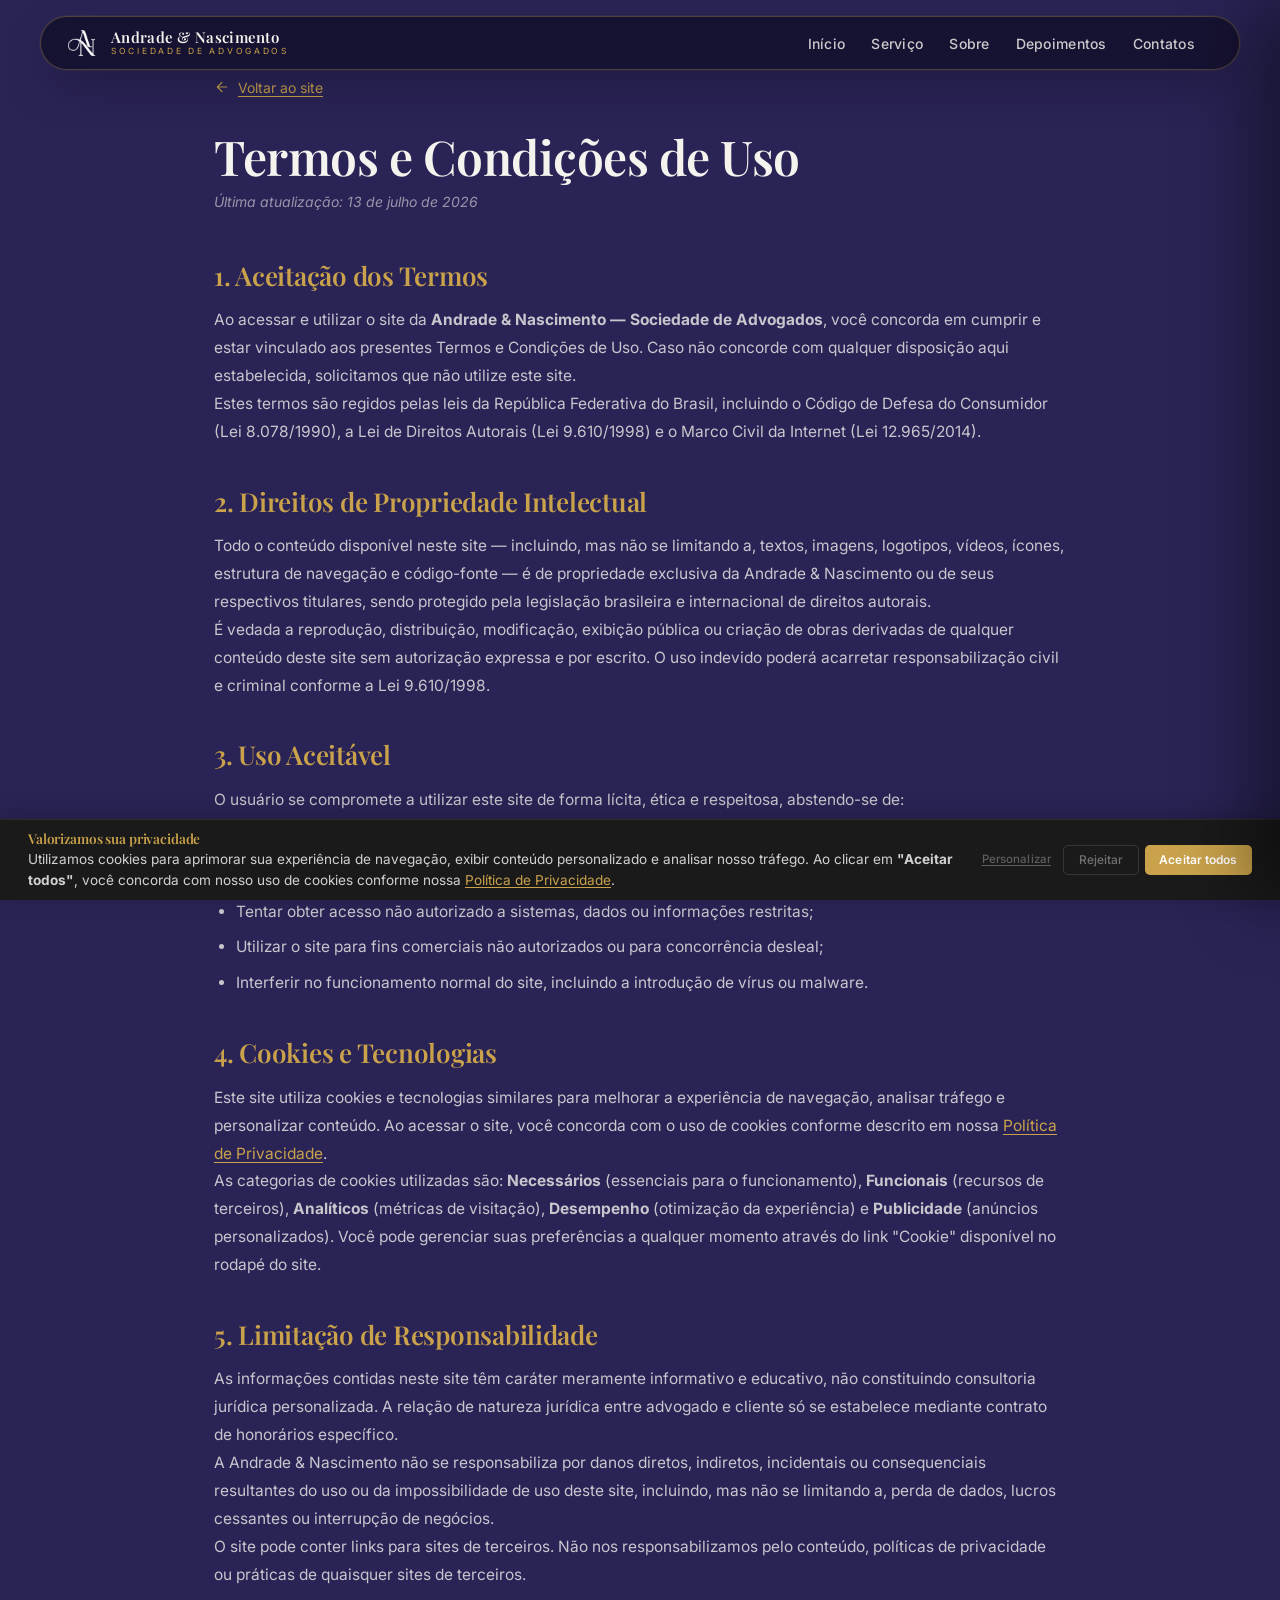
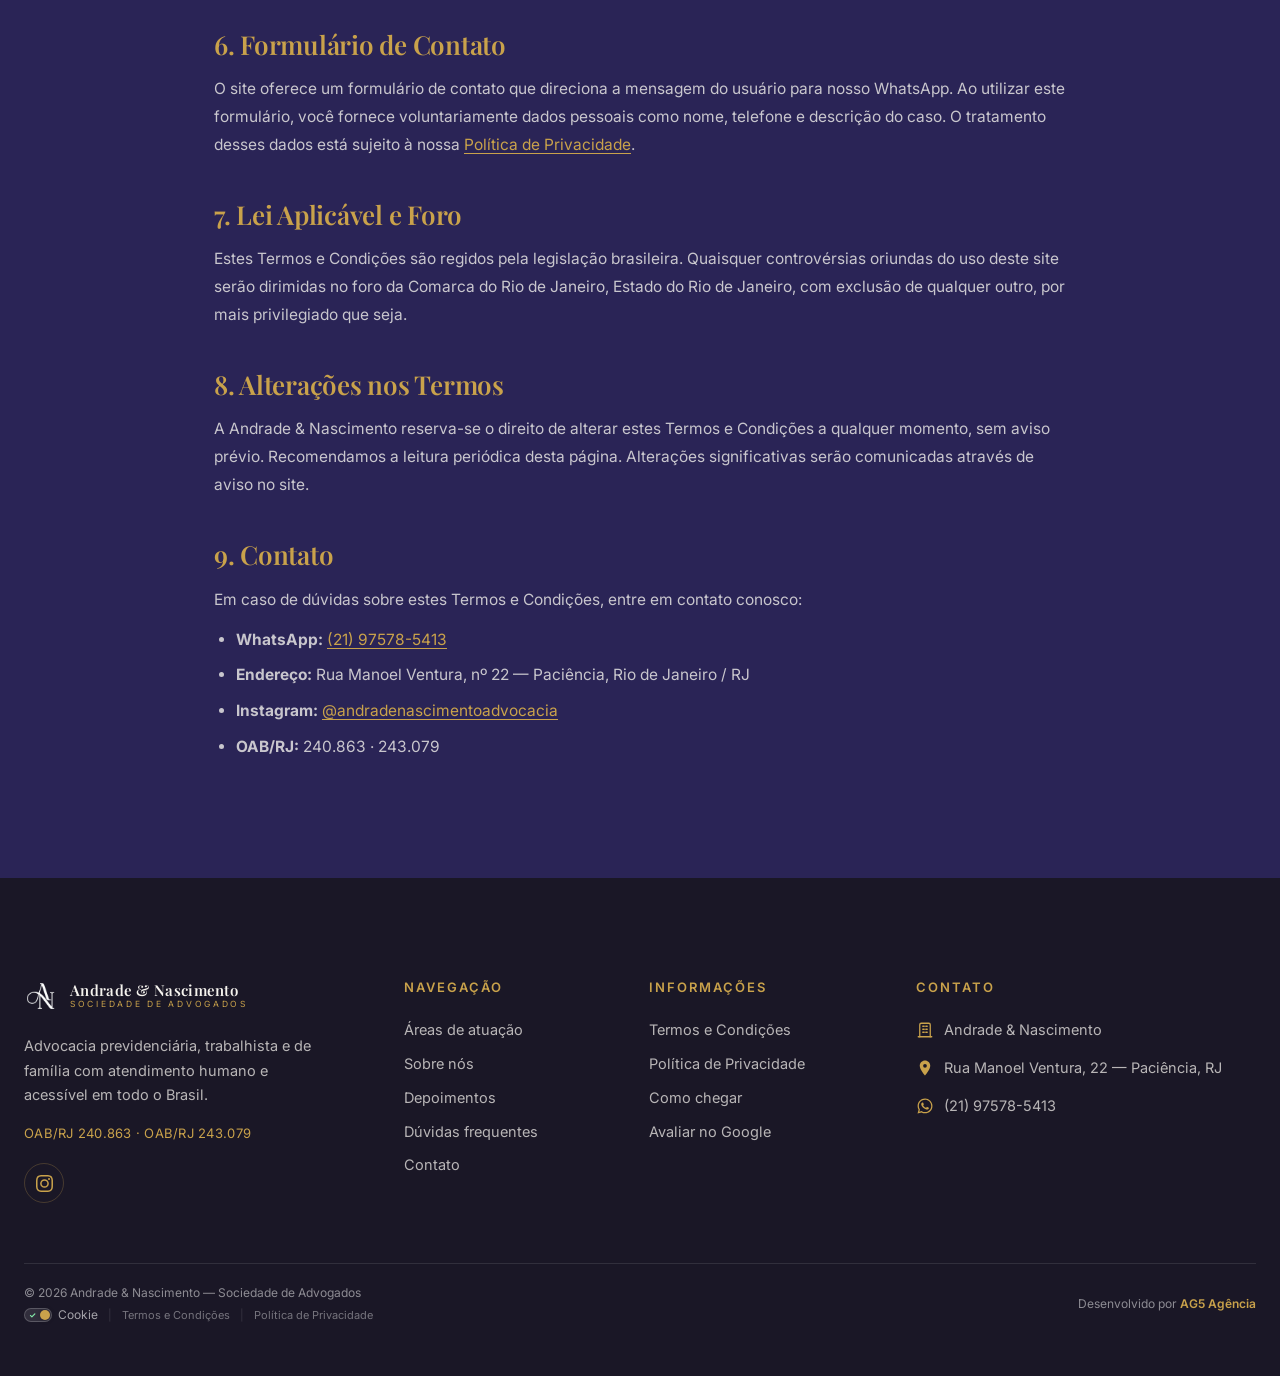
<file: termos-e-condicoes.html>
<!DOCTYPE html>
<html lang="pt-BR">
<head>
<meta charset="UTF-8">
<meta name="viewport" content="width=device-width, initial-scale=1.0">
<title>Termos e Condições — Andrade &amp; Nascimento</title>
<meta name="description" content="Termos e condições de uso do site Andrade &amp; Nascimento Sociedade de Advogados.">
<link rel="canonical" href="http://www.andradeenascimento.ag5agencia.site/termos-e-condicoes">
<meta name="robots" content="index, follow">
<link rel="icon" href="assets/favicon-andrade-nascimento.webp">
<meta property="og:type" content="website">
<meta property="og:site_name" content="Andrade & Nascimento Sociedade de Advogados">
<meta property="og:title" content="Termos e Condições — Andrade & Nascimento">
<meta property="og:description" content="Termos e condições de uso do site Andrade & Nascimento Sociedade de Advogados.">
<meta property="og:url" content="http://www.andradeenascimento.ag5agencia.site/termos-e-condicoes">
<meta property="og:locale" content="pt_BR">
<meta name="twitter:card" content="summary">
<meta name="twitter:title" content="Termos e Condições — Andrade & Nascimento">
<meta name="twitter:description" content="Termos e condições de uso do site Andrade & Nascimento Sociedade de Advogados.">
<link rel="preconnect" href="https://fonts.googleapis.com">
<link rel="preconnect" href="https://fonts.gstatic.com" crossorigin>
<link href="https://fonts.googleapis.com/css2?family=Playfair+Display:ital,wght@0,400;0,500;0,600;0,700;0,800;1,400;1,500&family=Inter:wght@300;400;500;600;700&display=swap" rel="stylesheet">
<link rel="stylesheet" href="style.css">
<link rel="stylesheet" href="cookie-banner.css">
<style>
.legal-page{max-width:900px;margin:0 auto;padding:clamp(40px,6vw,80px) 24px}
.legal-page h1{font-size:clamp(32px,4vw,48px);line-height:1.1;color:var(--offwhite);margin-bottom:8px}
.legal-page .legal-date{font-size:14px;color:rgba(245,243,238,.55);margin-bottom:48px;display:block}
.legal-page section{margin-bottom:40px}
.legal-page h2{font-size:clamp(20px,2.4vw,26px);color:var(--gold);margin-bottom:14px;line-height:1.25}
.legal-page h3{font-size:17px;color:var(--offwhite);margin:22px 0 10px;font-weight:600}
.legal-page p,.legal-page li{font-size:15.5px;line-height:1.8;color:rgba(245,243,238,.78)}
.legal-page ul{margin:12px 0;padding-left:22px}
.legal-page li{margin-bottom:8px}
.legal-page a{color:var(--gold);text-decoration:underline;text-underline-offset:3px}
.legal-page a:hover{color:var(--champagne)}
.legal-back{display:inline-flex;align-items:center;gap:8px;margin-bottom:32px;font-size:14px;color:var(--gold)}
.legal-back svg{width:16px;height:16px}
@media (max-width:560px){
  .legal-page{padding:32px 20px}
  .legal-page h1{font-size:28px}
}
</style>
</head>
<body>

<!-- ===== NAV ===== -->
<nav class="nav" id="nav">
  <div class="nav__inner">
    <a class="brand" href="/#top">
      <img src="assets/logo-andrade-nascimento-advocacia.webp" alt="Logotipo Andrade &amp; Nascimento" width="46" height="46">
      <span class="brand__text">
        <span class="brand__name">Andrade &amp; Nascimento</span>
        <span class="brand__sub">Sociedade de Advogados</span>
      </span>
    </a>
    <div class="nav__right">
      <div class="nav__links">
        <a href="/#top">Início</a>
        <a href="/#areas">Serviço</a>
        <a href="/#sobre">Sobre</a>
        <a href="/#depoimentos">Depoimentos</a>
        <a href="/#contato">Contatos</a>
      </div>
      <button class="burger" id="burger" aria-label="Abrir menu" aria-expanded="false">
        <svg viewBox="0 0 24 24" fill="none" stroke="currentColor" stroke-width="1.7" stroke-linecap="round"><path d="M4 7h16M4 12h16M4 17h16"/></svg>
      </button>
    </div>
  </div>
</nav>

<!-- ===== MOBILE DRAWER ===== -->
<div class="drawer-overlay" id="drawerOverlay"></div>
<aside class="drawer" id="mobilemenu" aria-hidden="true">
  <div class="drawer__head">
    <div class="drawer__brand">
      <img src="assets/logo-andrade-nascimento-advocacia.webp" alt="" width="38" height="38">
      <div>
        <span class="brand__name">Andrade &amp; Nascimento</span>
        <span class="brand__sub">Sociedade de Advogados</span>
      </div>
    </div>
    <button class="drawer__close" id="menuClose" aria-label="Fechar menu">
      <svg viewBox="0 0 24 24" fill="none" stroke="currentColor" stroke-width="1.7" stroke-linecap="round"><path d="M18 6L6 18M6 6l12 12"/></svg>
    </button>
  </div>
  <nav class="drawer__links">
    <a href="/#top">Início</a>
    <a href="/#areas">Serviço</a>
    <a href="/#sobre">Sobre</a>
    <a href="/#depoimentos">Depoimentos</a>
    <a href="/#contato">Contatos</a>
  </nav>
  <a class="btn btn--gold drawer__cta" href="https://wa.me/5521975785413?text=Ol%C3%A1%2C%20vim%20atrav%C3%A9s%20do%20site%20e%20gostaria%20de%20agendar%20uma%20consulta." target="_blank" rel="noopener">
    <svg viewBox="0 0 24 24" fill="#211d47" aria-hidden="true"><path d="M17.472 14.382c-.297-.149-1.758-.867-2.03-.967-.273-.099-.471-.148-.67.15-.197.297-.767.966-.94 1.164-.173.199-.347.223-.644.075-.297-.15-1.255-.463-2.39-1.475-.883-.788-1.48-1.761-1.653-2.059-.173-.297-.018-.458.13-.606.134-.133.298-.347.446-.52.149-.174.198-.298.298-.497.099-.198.05-.371-.025-.52-.075-.149-.669-1.612-.916-2.207-.242-.579-.487-.5-.669-.51-.173-.008-.371-.01-.57-.01-.198 0-.52.074-.792.372-.272.297-1.04 1.016-1.04 2.479 0 1.462 1.065 2.875 1.213 3.074.149.198 2.096 3.2 5.077 4.487.709.306 1.262.489 1.694.625.712.227 1.36.195 1.871.118.571-.085 1.758-.719 2.006-1.413.248-.694.248-1.289.173-1.413-.074-.124-.272-.198-.57-.347m-5.421 7.403h-.004a9.87 9.87 0 01-5.031-1.378l-.361-.214-3.741.982.998-3.648-.235-.374a9.86 9.86 0 01-1.51-5.26c.001-5.45 4.436-9.884 9.888-9.884 2.64 0 5.122 1.03 6.988 2.898a9.825 9.825 0 012.893 6.994c-.003 5.45-4.437 9.885-9.885 9.885M20.52 3.449C18.24 1.245 15.24 0 12.045 0 5.463 0 .104 5.359.101 11.892c0 2.096.549 4.142 1.595 5.945L0 24l6.335-1.652a11.9 11.9 0 005.71 1.454h.006c6.585 0 11.946-5.359 11.949-11.893a11.821 11.821 0 00-3.481-8.46"/></svg>
    Falar no WhatsApp
  </a>
</aside>

<!-- ===== MAIN ===== -->
<main class="legal-page">
  <a class="legal-back" href="/">
    <svg viewBox="0 0 24 24" fill="none" stroke="currentColor" stroke-width="1.8" stroke-linecap="round" stroke-linejoin="round"><path d="M19 12H5M12 19l-7-7 7-7"/></svg>
    Voltar ao site
  </a>

  <h1>Termos e Condições de Uso</h1>
  <span class="legal-date"><em>Última atualização: 13 de julho de 2026</em></span>

  <section>
    <h2>1. Aceitação dos Termos</h2>
    <p>Ao acessar e utilizar o site da <strong>Andrade &amp; Nascimento — Sociedade de Advogados</strong>, você concorda em cumprir e estar vinculado aos presentes Termos e Condições de Uso. Caso não concorde com qualquer disposição aqui estabelecida, solicitamos que não utilize este site.</p>
    <p>Estes termos são regidos pelas leis da República Federativa do Brasil, incluindo o Código de Defesa do Consumidor (Lei 8.078/1990), a Lei de Direitos Autorais (Lei 9.610/1998) e o Marco Civil da Internet (Lei 12.965/2014).</p>
  </section>

  <section>
    <h2>2. Direitos de Propriedade Intelectual</h2>
    <p>Todo o conteúdo disponível neste site — incluindo, mas não se limitando a, textos, imagens, logotipos, vídeos, ícones, estrutura de navegação e código-fonte — é de propriedade exclusiva da Andrade &amp; Nascimento ou de seus respectivos titulares, sendo protegido pela legislação brasileira e internacional de direitos autorais.</p>
    <p>É vedada a reprodução, distribuição, modificação, exibição pública ou criação de obras derivadas de qualquer conteúdo deste site sem autorização expressa e por escrito. O uso indevido poderá acarretar responsabilização civil e criminal conforme a Lei 9.610/1998.</p>
  </section>

  <section>
    <h2>3. Uso Aceitável</h2>
    <p>O usuário se compromete a utilizar este site de forma lícita, ética e respeitosa, abstendo-se de:</p>
    <ul>
      <li>Praticar atos que constituam violação à privacidade de terceiros;</li>
      <li>Inserir ou disseminar conteúdo ofensivo, difamatório, discriminatório ou ilícito;</li>
      <li>Tentar obter acesso não autorizado a sistemas, dados ou informações restritas;</li>
      <li>Utilizar o site para fins comerciais não autorizados ou para concorrência desleal;</li>
      <li>Interferir no funcionamento normal do site, incluindo a introdução de vírus ou malware.</li>
    </ul>
  </section>

  <section>
    <h2>4. Cookies e Tecnologias</h2>
    <p>Este site utiliza cookies e tecnologias similares para melhorar a experiência de navegação, analisar tráfego e personalizar conteúdo. Ao acessar o site, você concorda com o uso de cookies conforme descrito em nossa <a href="/politica-de-privacidade">Política de Privacidade</a>.</p>
    <p>As categorias de cookies utilizadas são: <strong>Necessários</strong> (essenciais para o funcionamento), <strong>Funcionais</strong> (recursos de terceiros), <strong>Analíticos</strong> (métricas de visitação), <strong>Desempenho</strong> (otimização da experiência) e <strong>Publicidade</strong> (anúncios personalizados). Você pode gerenciar suas preferências a qualquer momento através do link "Cookie" disponível no rodapé do site.</p>
  </section>

  <section>
    <h2>5. Limitação de Responsabilidade</h2>
    <p>As informações contidas neste site têm caráter meramente informativo e educativo, não constituindo consultoria jurídica personalizada. A relação de natureza jurídica entre advogado e cliente só se estabelece mediante contrato de honorários específico.</p>
    <p>A Andrade &amp; Nascimento não se responsabiliza por danos diretos, indiretos, incidentais ou consequenciais resultantes do uso ou da impossibilidade de uso deste site, incluindo, mas não se limitando a, perda de dados, lucros cessantes ou interrupção de negócios.</p>
    <p>O site pode conter links para sites de terceiros. Não nos responsabilizamos pelo conteúdo, políticas de privacidade ou práticas de quaisquer sites de terceiros.</p>
  </section>

  <section>
    <h2>6. Formulário de Contato</h2>
    <p>O site oferece um formulário de contato que direciona a mensagem do usuário para nosso WhatsApp. Ao utilizar este formulário, você fornece voluntariamente dados pessoais como nome, telefone e descrição do caso. O tratamento desses dados está sujeito à nossa <a href="/politica-de-privacidade">Política de Privacidade</a>.</p>
  </section>

  <section>
    <h2>7. Lei Aplicável e Foro</h2>
    <p>Estes Termos e Condições são regidos pela legislação brasileira. Quaisquer controvérsias oriundas do uso deste site serão dirimidas no foro da Comarca do Rio de Janeiro, Estado do Rio de Janeiro, com exclusão de qualquer outro, por mais privilegiado que seja.</p>
  </section>

  <section>
    <h2>8. Alterações nos Termos</h2>
    <p>A Andrade &amp; Nascimento reserva-se o direito de alterar estes Termos e Condições a qualquer momento, sem aviso prévio. Recomendamos a leitura periódica desta página. Alterações significativas serão comunicadas através de aviso no site.</p>
  </section>

  <section>
    <h2>9. Contato</h2>
    <p>Em caso de dúvidas sobre estes Termos e Condições, entre em contato conosco:</p>
    <ul>
      <li><strong>WhatsApp:</strong> <a href="https://wa.me/5521975785413?text=Ol%C3%A1%2C%20vim%20atrav%C3%A9s%20do%20site%20e%20gostaria%20de%20agendar%20uma%20consulta." target="_blank" rel="noopener">(21) 97578-5413</a></li>
      <li><strong>Endereço:</strong> Rua Manoel Ventura, nº 22 — Paciência, Rio de Janeiro / RJ</li>
      <li><strong>Instagram:</strong> <a href="https://instagram.com/andradenascimentoadvocacia" target="_blank" rel="noopener">@andradenascimentoadvocacia</a></li>
      <li><strong>OAB/RJ:</strong> 240.863 · 243.079</li>
    </ul>
  </section>
</main>

<!-- ===== FOOTER ===== -->
<footer class="footer">
  <div class="footer__inner">
    <div class="footer__grid">
      <div class="footer__col footer__col--brand">
        <div class="brand brand--footer">
          <img src="assets/logo-andrade-nascimento-advocacia.webp" alt="" width="44" height="44">
          <span class="brand__text">
            <span class="brand__name">Andrade &amp; Nascimento</span>
            <span class="brand__sub">Sociedade de Advogados</span>
          </span>
        </div>
        <p class="footer__about">Advocacia previdenciária, trabalhista e de família com atendimento humano e acessível em todo o Brasil.</p>
        <p class="footer__oab">OAB/RJ 240.863 · OAB/RJ 243.079</p>
        <div class="footer__social">
          <a href="https://instagram.com/andradenascimentoadvocacia" target="_blank" rel="noopener" aria-label="Instagram">
            <svg viewBox="0 0 24 24" fill="currentColor" aria-hidden="true"><path d="M12 2.163c3.204 0 3.584.012 4.85.07 3.252.148 4.771 1.691 4.919 4.919.058 1.265.069 1.645.069 4.849 0 3.205-.012 3.584-.069 4.849-.149 3.225-1.664 4.771-4.919 4.919-1.266.058-1.644.07-4.85.07-3.204 0-3.584-.012-4.849-.07-3.26-.149-4.771-1.699-4.919-4.92-.058-1.265-.07-1.644-.07-4.849 0-3.204.013-3.583.07-4.849.149-3.227 1.664-4.771 4.919-4.919 1.266-.057 1.645-.069 4.849-.069zM12 0C8.741 0 8.333.014 7.053.072 2.695.272.273 2.69.073 7.052.014 8.333 0 8.741 0 12c0 3.259.014 3.668.072 4.948.2 4.358 2.618 6.78 6.98 6.98C8.333 23.986 8.741 24 12 24c3.259 0 3.668-.014 4.948-.072 4.354-.2 6.782-2.618 6.979-6.98.059-1.28.073-1.689.073-4.948 0-3.259-.014-3.667-.072-4.947-.196-4.354-2.617-6.78-6.979-6.98C15.668.014 15.259 0 12 0zm0 5.838a6.162 6.162 0 1 0 0 12.324 6.162 6.162 0 0 0 0-12.324zM12 16a4 4 0 1 1 0-8 4 4 0 0 1 0 8zm6.406-11.845a1.44 1.44 0 1 0 0 2.881 1.44 1.44 0 0 0 0-2.881z"/></svg>
          </a>
        </div>
      </div>
      <div class="footer__col">
        <p class="footer__title">Navegação</p>
        <div class="footer__links">
          <a href="/#areas">Áreas de atuação</a>
          <a href="/#sobre">Sobre nós</a>
          <a href="/#depoimentos">Depoimentos</a>
          <a href="/#faq">Dúvidas frequentes</a>
          <a href="/#contato">Contato</a>
        </div>
      </div>
      <div class="footer__col">
        <p class="footer__title">Informações</p>
        <div class="footer__links">
          <a href="/termos-e-condicoes">Termos e Condições</a>
          <a href="/politica-de-privacidade">Política de Privacidade</a>
          <a href="/#localizacao">Como chegar</a>
          <a href="https://search.google.com/local/writereview?placeid=ChIJ63oXXnblmwARLPpVfjmoFB4" target="_blank" rel="noopener">Avaliar no Google</a>
        </div>
      </div>
      <div class="footer__col">
        <p class="footer__title">Contato</p>
        <div class="footer__links footer__links--contact">
          <a class="footer__contact" href="https://search.google.com/local/writereview?placeid=ChIJ63oXXnblmwARLPpVfjmoFB4" target="_blank" rel="noopener">
            <svg viewBox="0 0 24 24" fill="none" stroke="var(--gold)" stroke-width="1.7" stroke-linecap="round" stroke-linejoin="round" aria-hidden="true"><path d="M3 21h18"/><path d="M5 21V5a2 2 0 0 1 2-2h10a2 2 0 0 1 2 2v16"/><path d="M9 7h2M13 7h2M9 11h2M13 11h2M9 15h2M13 15h2"/></svg>
            Andrade &amp; Nascimento
          </a>
          <a class="footer__contact" href="https://www.google.com/maps/dir/?api=1&destination=Rua+Manoel+Ventura+22+Paci%C3%AAncia+Rio+de+Janeiro+RJ" target="_blank" rel="noopener">
            <svg viewBox="0 0 24 24" fill="var(--gold)" aria-hidden="true"><path d="M12 2C8.13 2 5 5.13 5 9c0 5.25 7 13 7 13s7-7.75 7-13c0-3.87-3.13-7-7-7zm0 9.5a2.5 2.5 0 1 1 0-5 2.5 2.5 0 0 1 0 5z"/></svg>
            Rua Manoel Ventura, 22 — Paciência, RJ
          </a>
          <a class="footer__contact footer__contact--phone" href="https://wa.me/5521975785413?text=Ol%C3%A1%2C%20vim%20atrav%C3%A9s%20do%20site%20e%20gostaria%20de%20agendar%20uma%20consulta." target="_blank" rel="noopener">
            <svg viewBox="0 0 24 24" fill="var(--gold)" aria-hidden="true"><path d="M12.04 2c-5.46 0-9.91 4.45-9.91 9.91 0 1.75.46 3.45 1.32 4.95L2.05 22l5.25-1.38a9.9 9.9 0 0 0 4.74 1.2h.004c5.46 0 9.91-4.45 9.91-9.91 0-2.65-1.03-5.14-2.9-7.01A9.82 9.82 0 0 0 12.04 2zm0 18.15h-.003a8.2 8.2 0 0 1-4.19-1.15l-.3-.18-3.12.82.83-3.04-.2-.31a8.2 8.2 0 0 1-1.26-4.38c0-4.54 3.7-8.24 8.25-8.24 2.2 0 4.28.86 5.83 2.42a8.2 8.2 0 0 1 2.41 5.83c0 4.55-3.7 8.24-8.24 8.24zm4.52-6.16c-.25-.12-1.47-.72-1.69-.81-.23-.08-.39-.12-.56.12-.17.25-.64.81-.79.97-.14.17-.29.19-.54.06-.25-.12-1.05-.39-1.99-1.23-.74-.66-1.23-1.47-1.38-1.72-.14-.25-.01-.38.11-.5.11-.11.25-.29.37-.43.13-.14.17-.25.25-.42.08-.17.04-.31-.02-.43-.06-.12-.56-1.34-.76-1.84-.2-.48-.4-.42-.56-.43h-.48a.92.92 0 0 0-.67.31c-.23.25-.88.86-.88 2.09 0 1.23.9 2.42 1.03 2.59.12.17 1.77 2.7 4.29 3.79.6.26 1.07.41 1.43.53.6.19 1.15.16 1.58.1.48-.07 1.47-.6 1.68-1.18.21-.58.21-1.07.14-1.18-.06-.11-.22-.17-.47-.29z"/></svg>
            (21) 97578-5413
          </a>
        </div>
      </div>
    </div>
    <div class="footer__bottom">
      <div class="footer-credits-left">
        <p class="footer-copyright">© 2026 Andrade &amp; Nascimento — Sociedade de Advogados</p>
        <div class="footer-legal-links">
          <a href="#" id="ck-prefs-link" class="ck-prefs-link">
            <span id="cookie-toggle" class="cookie-toggle">
              <span class="cookie-toggle__check">✓</span>
              <span class="cookie-toggle__x">✕</span>
              <span id="cookie-toggle-dot" class="cookie-toggle__dot"></span>
            </span>
            Cookie
          </a>
          <span class="footer-legal-links__sep">|</span>
          <a href="/termos-e-condicoes">Termos e Condições</a>
          <span class="footer-legal-links__sep">|</span>
          <a href="/politica-de-privacidade">Política de Privacidade</a>
        </div>
      </div>
      <div class="footer-credits-right">
        <span>Desenvolvido por <a href="https://www.ag5agencia.com.br" target="_blank" rel="noopener">AG5 Agência</a></span>
      </div>
    </div>
  </div>
</footer>

<!-- ===== WHATSAPP WIDGET ===== -->
<!-- WhatsApp Premium Experience -->
<div class="wa-premium-container">
    <!-- Balão de Mensagem Glassmorphism -->
    <div id="wa-message-bubble" class="wa-bubble">
        <button class="wa-close" id="wa-close-btn" aria-label="Fechar balão de mensagem">
            <svg viewBox="0 0 24 24" fill="none" stroke="currentColor" stroke-width="2" stroke-linecap="round"><path d="M18 6L6 18M6 6l12 12"/></svg>
        </button>

        <div class="wa-content">
            <div class="wa-header">
                <div class="wa-avatar-wrapper">
                    <img src="assets/logo-andrade-nascimento-advocacia.webp" alt="Andrade &amp; Nascimento" class="wa-avatar" width="48" height="48">
                </div>
                <div class="wa-info">
                    <span class="wa-name">Andrade &amp; Nascimento</span>
                </div>
            </div>

            <!-- Estado de Digitação -->
            <div id="wa-typing" class="wa-typing">
                <span></span><span></span><span></span>
            </div>

            <!-- Mensagem Real -->
            <div id="wa-real-message" class="wa-message-text">
                <p>Olá! Estamos à disposição para esclarecer suas dúvidas. <strong>Atendimento humanizado.</strong></p>
            </div>
        </div>
    </div>

    <!-- Botão Flutuante Orgânico -->
    <a href="https://wa.me/5521975785413?text=Ol%C3%A1%2C%20vim%20atrav%C3%A9s%20do%20site%20e%20gostaria%20de%20agendar%20uma%20consulta%20jur%C3%ADdica." class="wa-float-btn" target="_blank" rel="noopener noreferrer" id="wa-main-btn" aria-label="Fale conosco pelo WhatsApp">
        <svg viewBox="0 0 24 24" fill="currentColor" aria-hidden="true" width="30" height="30">
            <path d="M17.472 14.382c-.297-.149-1.758-.867-2.03-.967-.273-.099-.471-.148-.67.15-.197.297-.767.966-.94 1.164-.173.199-.347.223-.644.075-.297-.15-1.255-.463-2.39-1.475-.883-.788-1.48-1.761-1.653-2.059-.173-.297-.018-.458.13-.606.134-.133.298-.347.446-.52.149-.174.198-.298.298-.497.099-.198.05-.371-.025-.52-.075-.149-.669-1.612-.916-2.207-.242-.579-.487-.5-.669-.51-.173-.008-.371-.01-.57-.01-.198 0-.52.074-.792.372-.272.297-1.04 1.016-1.04 2.479 0 1.462 1.065 2.875 1.213 3.074.149.198 2.096 3.2 5.077 4.487.709.306 1.262.489 1.694.625.712.227 1.36.195 1.871.118.571-.085 1.758-.719 2.006-1.413.248-.694.248-1.289.173-1.413-.074-.124-.272-.198-.57-.347m-5.421 7.403h-.004a9.87 9.87 0 01-5.031-1.378l-.361-.214-3.741.982.998-3.648-.235-.374a9.86 9.86 0 01-1.51-5.26c.001-5.45 4.436-9.884 9.888-9.884 2.64 0 5.122 1.03 6.988 2.898a9.825 9.825 0 012.893 6.994c-.003 5.45-4.437 9.885-9.885 9.885M20.52 3.449C18.24 1.245 15.24 0 12.045 0 5.463 0 .104 5.359.101 11.892c0 2.096.549 4.142 1.595 5.945L0 24l6.335-1.652a11.9 11.9 0 005.71 1.454h.006c6.585 0 11.946-5.359 11.949-11.893a11.821 11.821 0 00-3.481-8.46"/>
        </svg>
        <span class="wa-badge" id="wa-notification" aria-hidden="true">1</span>
    </a>
</div>

<!-- ===== LIGHTBOX DE VÍDEO (expandir) ===== -->
<div class="vbox" id="vbox" aria-hidden="true" role="dialog" aria-modal="true" aria-label="Vídeo em destaque">
  <div class="vbox__backdrop" data-vbox-close></div>
  <div class="vbox__shell">
    <div class="vbox__frame">
      <video class="vbox__video" id="vboxVideo" playsinline controls></video>
      <span class="vbox__tag" id="vboxTag"></span>
      <button type="button" class="vbox__close" id="vboxClose" aria-label="Fechar">
        <svg viewBox="0 0 24 24" fill="none" stroke="currentColor" stroke-width="2" stroke-linecap="round"><path d="M18 6 6 18M6 6l12 12"/></svg>
      </button>
    </div>
  </div>
</div>

<script src="script.js"></script>

<!-- ============================================================
     COOKIE BANNER UNIVERSAL — Snippet HTML Completo
     ============================================================ -->

<!-- ========== BANNER DE ACEITE ========== -->
<div id="ck-banner" class="ck-banner" role="dialog" aria-modal="true" aria-label="Aviso de cookies" aria-live="polite"
    aria-hidden="true">
    <div class="ck-banner__inner">
        <div class="ck-banner__content">
            <h2 class="ck-banner__title">Valorizamos sua privacidade</h2>
            <p class="ck-banner__text">
                Utilizamos cookies para aprimorar sua experiência de navegação, exibir conteúdo
                personalizado e analisar nosso tráfego. Ao clicar em <strong>"Aceitar todos"</strong>,
                você concorda com nosso uso de cookies conforme nossa
                <a href="/politica-de-privacidade" class="ck-banner__link">Política de Privacidade</a>.
            </p>
        </div>
        <div class="ck-banner__actions">
            <button id="ck-customize" class="ck-btn ck-btn--ghost">Personalizar</button>
            <button id="ck-reject" class="ck-btn ck-btn--outline">Rejeitar</button>
            <button id="ck-accept-all" class="ck-btn ck-btn--primary">Aceitar todos</button>
        </div>
    </div>
</div>

<!-- ========== MODAL DE PERSONALIZAÇÃO ========== -->
<div id="ck-modal" class="ck-modal" role="dialog" aria-modal="true" aria-label="Personalizar preferências de cookies"
    aria-hidden="true">
    <div class="ck-modal__overlay" id="ck-modal-overlay"></div>
    <div class="ck-modal__box">

        <div class="ck-modal__header">
            <h2 class="ck-modal__title">Personalizar preferências de consentimento</h2>
            <button class="ck-modal__close" id="ck-modal-close" aria-label="Fechar modal">
                <svg width="18" height="18" viewBox="0 0 24 24" fill="none" aria-hidden="true">
                    <path d="M18 6L6 18M6 6l12 12" stroke="currentColor" stroke-width="2" stroke-linecap="round"
                        stroke-linejoin="round" />
                </svg>
            </button>
        </div>

        <div class="ck-modal__body">
            <p class="ck-modal__intro">
                Utilizamos cookies para ajudar você a navegar com eficiência e executar certas funções.
                Os cookies classificados como <strong>"Necessário"</strong> são essenciais para o
                funcionamento básico do site e não podem ser desativados.
            </p>

            <!-- Categoria: Necessário (sempre ativo) -->
            <div class="ck-category">
                <div class="ck-category__header">
                    <div class="ck-category__info">
                        <h3 class="ck-category__name">Necessário</h3>
                        <p class="ck-category__desc">
                            Essenciais para o funcionamento do site. Não armazenam dados pessoalmente identificáveis.
                        </p>
                    </div>
                    <span class="ck-category__badge">Sempre ativo</span>
                </div>
            </div>

            <!-- Categoria: Funcional -->
            <div class="ck-category">
                <div class="ck-category__header">
                    <div class="ck-category__info">
                        <h3 class="ck-category__name">Funcional</h3>
                        <p class="ck-category__desc">
                            Ajudam a executar funcionalidades como compartilhamento em mídia social e recursos de
                            terceiros.
                        </p>
                    </div>
                    <label class="ck-toggle" aria-label="Ativar cookies funcionais">
                        <input type="checkbox" id="ck-functional" name="functional">
                        <span class="ck-toggle__slider"></span>
                    </label>
                </div>
            </div>

            <!-- Categoria: Analítico -->
            <div class="ck-category">
                <div class="ck-category__header">
                    <div class="ck-category__info">
                        <h3 class="ck-category__name">Analítico</h3>
                        <p class="ck-category__desc">
                            Usados para entender como os visitantes interagem com o site (visitantes, taxa de rejeição,
                            etc.).
                        </p>
                    </div>
                    <label class="ck-toggle" aria-label="Ativar cookies analíticos">
                        <input type="checkbox" id="ck-analytics" name="analytics">
                        <span class="ck-toggle__slider"></span>
                    </label>
                </div>
            </div>

            <!-- Categoria: Desempenho -->
            <div class="ck-category">
                <div class="ck-category__header">
                    <div class="ck-category__info">
                        <h3 class="ck-category__name">Desempenho</h3>
                        <p class="ck-category__desc">
                            Analisam índices de desempenho do site para oferecer melhor experiência ao visitante.
                        </p>
                    </div>
                    <label class="ck-toggle" aria-label="Ativar cookies de desempenho">
                        <input type="checkbox" id="ck-performance" name="performance">
                        <span class="ck-toggle__slider"></span>
                    </label>
                </div>
            </div>

            <!-- Categoria: Publicidade -->
            <div class="ck-category">
                <div class="ck-category__header">
                    <div class="ck-category__info">
                        <h3 class="ck-category__name">Publicidade</h3>
                        <p class="ck-category__desc">
                            Entregam anúncios personalizados com base nas páginas visitadas anteriormente.
                        </p>
                    </div>
                    <label class="ck-toggle" aria-label="Ativar cookies de publicidade">
                        <input type="checkbox" id="ck-advertising" name="advertising">
                        <span class="ck-toggle__slider"></span>
                    </label>
                </div>
            </div>

        </div><!-- /.ck-modal__body -->

        <div class="ck-modal__footer">
            <button id="ck-modal-reject" class="ck-btn ck-btn--outline">Rejeitar</button>
            <button id="ck-modal-save" class="ck-btn ck-btn--ghost">Salvar Preferências</button>
            <button id="ck-modal-accept-all" class="ck-btn ck-btn--primary">Aceitar todos</button>
        </div>

    </div><!-- /.ck-modal__box -->
</div><!-- /#ck-modal -->

<!-- ========== BOTÃO FLUTUANTE (OPCIONAL) ========== -->
<!-- Desativado por padrão no CONFIG do JS em favor do link no rodapé -->
<button id="ck-prefs-btn" class="ck-prefs-btn" aria-label="Preferências de cookies" style="display:none;">
    Cookies
</button>

<script src="cookie-banner.js" defer></script>
</body>
</html>
</file>
<file: style.css>
/* =========================================================
   Andrade & Nascimento — Sociedade de Advogados
   Ultra Premium Rebuild
   ========================================================= */

/* ---------- Variáveis ---------- */
:root{
  --indigo:#2A2456;
  --violet:#3F3169;
  --navy:#21374D;
  --indigo-deep:#211d47;
  --graphite:#1A1726;
  --gold:#C9A24B;
  --champagne:#E4C978;
  --offwhite:#F5F3EE;
  --ink:#1A1726;

  --serif:'Playfair Display',Georgia,serif;
  --sans:'Inter',system-ui,-apple-system,sans-serif;

  --max:1240px;
  --pad-y:clamp(70px,10vw,120px);
  --pad-x:24px;
  --ease:cubic-bezier(.22,1,.36,1);
}

/* ---------- Reset ---------- */
*,*::before,*::after{box-sizing:border-box}
html{scroll-behavior:smooth}
body{
  margin:0;
  background:var(--indigo);
  color:var(--offwhite);
  font-family:var(--sans);
  line-height:1.5;
  -webkit-font-smoothing:antialiased;
  overflow-x:hidden
}
img{display:block;max-width:100%}
h1,h2,h3{margin:0;font-family:var(--serif);font-weight:600;letter-spacing:-.01em}
p{margin:0}
a{color:var(--gold);text-decoration:none;transition:color .25s ease}
a:hover{color:var(--champagne)}
svg{display:block}
::selection{background:var(--gold);color:var(--indigo-deep)}

/* ---------- Utilitários ---------- */
.eyebrow{
  font-size:11.5px;
  letter-spacing:.35em;
  text-transform:uppercase;
  color:var(--gold);
  margin:0 0 20px
}
.eyebrow--line{display:inline-flex;align-items:center;gap:14px}
.eyebrow--line::before{
  content:"";
  width:40px;
  height:1px;
  background:linear-gradient(90deg,var(--gold),transparent)
}

.stars{display:inline-flex;gap:3px}
.stars::before{content:"★★★★★";color:var(--gold);font-size:14px;letter-spacing:1px}

.section-head{max-width:640px;margin-bottom:clamp(40px,6vw,70px)}
.section-head h2{font-size:clamp(30px,4.2vw,52px);line-height:1.1;color:var(--offwhite)}
.section-head h2 em{font-style:italic;color:var(--champagne);font-weight:500}
.section-head--center{text-align:center;margin-left:auto;margin-right:auto}
.section-head__text{margin-top:20px;font-size:16px;line-height:1.65;color:rgba(245,243,238,.72)}

.link-arrow{display:inline-flex;align-items:center;gap:9px;font-weight:500;margin-top:26px;transition:gap .3s ease}
.link-arrow svg{width:17px;height:17px;transition:transform .3s var(--ease)}
.link-arrow:hover{gap:13px}
.link-arrow:hover svg{transform:translateX(4px)}

/* ---------- Botões ---------- */
.btn{
  display:inline-flex;
  align-items:center;
  justify-content:center;
  gap:9px;
  font-size:15px;
  font-weight:600;
  padding:15px 26px;
  border-radius:2px;
  border:1px solid transparent;
  cursor:pointer;
  letter-spacing:.01em;
  transition:background .25s ease,transform .25s ease,border-color .25s ease,color .25s ease,box-shadow .25s ease
}
.btn svg{width:17px;height:17px}
.btn--sm{font-size:13.5px;padding:11px 18px}
.btn--sm svg{width:15px;height:15px}
.btn--block{width:100%}
.btn--gold{
  background:var(--gold);
  color:var(--indigo-deep);
  box-shadow:0 4px 20px rgba(201,162,75,.15)
}
.btn--gold:hover{
  background:var(--champagne);
  color:var(--indigo-deep);
  transform:translateY(-2px);
  box-shadow:0 8px 30px rgba(201,162,75,.3)
}
.btn--outline{
  background:transparent;
  color:var(--offwhite);
  border-color:rgba(201,162,75,.55)
}
.btn--outline:hover{
  border-color:var(--champagne);
  color:var(--champagne);
  background:rgba(201,162,75,.08)
}

/* ---------- Reveal ---------- */
.reveal{
  opacity:0;
  will-change:opacity,transform;
  transition:opacity .7s var(--ease),transform .7s var(--ease)
}
.reveal[data-reveal="up"]{transform:translateY(28px)}
.reveal[data-reveal="left"]{transform:translateX(-38px)}
.reveal[data-reveal="right"]{transform:translateX(38px)}
.reveal[data-reveal="scale"]{transform:scale(.96)}
.reveal.is-shown{opacity:1;transform:none}

/* ---------- Nav ---------- */
.nav{
  position:fixed;
  top:16px;
  left:50%;
  transform:translateX(-50%);
  z-index:60;
  width:calc(100% - 48px);
  max-width:1200px;
  background:rgba(20,17,45,.88);
  backdrop-filter:blur(16px) saturate(1.2);
  -webkit-backdrop-filter:blur(16px) saturate(1.2);
  border:1px solid rgba(201,162,75,.32);
  border-radius:100px;
  box-shadow:0 20px 48px -16px rgba(12,9,28,.65), 0 0 0 1px rgba(201,162,75,.08);
  transition:
    background .4s var(--ease),
    border-color .4s var(--ease),
    box-shadow .4s var(--ease),
    top .4s var(--ease),
    width .4s var(--ease)
}
.nav.is-scrolled{
  top:16px;
  background:rgba(20,17,45,.88);
  border-color:rgba(201,162,75,.32);
  box-shadow:0 20px 48px -16px rgba(12,9,28,.65), 0 0 0 1px rgba(201,162,75,.08);
}
.nav__inner{
  max-width:var(--max);
  margin:0 auto;
  padding:8px 24px;
  display:flex;
  align-items:center;
  justify-content:space-between;
  gap:18px;
  transition:padding .4s var(--ease)
}
.nav.is-scrolled .nav__inner{
  padding:8px 24px;
}
.brand{display:flex;align-items:center;gap:10px;color:var(--offwhite)}
.brand img{width:36px;height:36px;object-fit:contain}
.brand__text{display:flex;flex-direction:column;line-height:1.05}
.brand__name{font-family:var(--serif);font-size:15px;font-weight:600;letter-spacing:.02em;color:var(--offwhite)}
.brand__sub{font-size:8.5px;letter-spacing:.32em;text-transform:uppercase;color:var(--gold);margin-top:2px}
.nav__right{display:flex;align-items:center;gap:30px}
.nav__right .btn--sm{
  border-radius:100px;
  padding:10px 20px;
}
.nav__links{display:flex;align-items:center;gap:26px;font-size:14px;margin-right:20px}
.nav__links a{
  position:relative;
  color:rgba(245,243,238,.82);
  font-weight:500;
  letter-spacing:.02em;
  padding:6px 0;
  transition:color .25s ease
}
.nav__links a::after{
  content:"";
  position:absolute;
  bottom:0;
  left:50%;
  width:0;
  height:1.5px;
  background:var(--gold);
  transition:width .3s var(--ease),left .3s var(--ease)
}
.nav__links a:hover{
  color:var(--champagne)
}
.nav__links a:hover::after{
  width:100%;
  left:0
}
.burger{display:none;background:none;border:none;color:var(--offwhite);cursor:pointer;padding:6px}
.burger svg{width:26px;height:26px}

/* ---------- Drawer ---------- */
.drawer-overlay{
  position:fixed;
  inset:0;
  z-index:9998;
  background:rgba(15,12,34,.62);
  opacity:0;
  visibility:hidden;
  pointer-events:none;
  transition:opacity .38s ease,visibility .38s ease
}
.drawer-overlay.is-open{opacity:1;visibility:visible;pointer-events:auto}
.drawer{
  position:fixed;
  top:0;
  right:0;
  bottom:0;
  z-index:9999;
  width:min(86vw,360px);
  background:var(--indigo-deep);
  border-left:1px solid rgba(201,162,75,.22);
  box-shadow:-26px 0 70px rgba(0,0,0,.45);
  display:flex;
  flex-direction:column;
  padding:24px 24px 30px;
  transform:translateX(100%);
  transition:transform .42s var(--ease);
  overflow-y:auto;
  overscroll-behavior:contain
}
.drawer.is-open{transform:translateX(0)}
.drawer__head{
  display:flex;
  justify-content:space-between;
  align-items:center;
  gap:14px;
  margin-bottom:28px;
  padding-bottom:20px;
  border-bottom:1px solid rgba(201,162,75,.16)
}
.drawer__brand{display:flex;align-items:center;gap:11px}
.drawer__brand img{width:38px;height:38px}
.drawer__brand .brand__name{font-family:var(--serif);font-size:16px;line-height:1.1;color:var(--offwhite)}
.drawer__brand .brand__sub{display:block;font-size:10.5px;letter-spacing:.14em;text-transform:uppercase;color:var(--gold);margin-top:3px}
.drawer__close{
  background:none;
  border:none;
  color:var(--offwhite);
  cursor:pointer;
  padding:6px;
  flex-shrink:0;
  transition:color .2s ease,transform .25s ease
}
.drawer__close:hover{color:var(--champagne);transform:rotate(90deg)}
.drawer__close svg{width:26px;height:26px}
.drawer__links{display:flex;flex-direction:column;font-family:var(--serif);font-size:25px}
.drawer__links a{
  color:var(--offwhite);
  opacity:.78;
  padding:14px 0;
  border-bottom:1px solid rgba(201,162,75,.12);
  transition:opacity .22s ease,color .22s ease,padding-left .22s ease
}
.drawer__links a:hover{opacity:1;color:var(--champagne);padding-left:8px}
.drawer__links a:last-child{border-bottom:none}
.drawer__cta{margin-top:auto;font-size:16px;padding:16px}

/* ---------- Hero ---------- */
.hero{
  position:relative;
  min-height:100vh;
  display:flex;
  align-items:center;
  overflow:hidden;
  background:var(--indigo-deep)
}
.hero::before{
  content:"";
  position:absolute;
  top:0;
  left:0;
  right:0;
  height:1px;
  background:linear-gradient(90deg,transparent 0%,rgba(201,162,75,.4) 20%,rgba(201,162,75,.6) 50%,rgba(201,162,75,.4) 80%,transparent 100%);
  z-index:10
}
.hero__bg{
  position:absolute;
  inset:0;
  background:linear-gradient(135deg,rgba(20,17,45,.98) 0%,rgba(33,29,71,.95) 50%,rgba(20,17,45,.98) 100%);
  transform:scale(1.08);
  transition:transform 8s ease-out;
  will-change:transform;
  z-index:0
}
.hero__illustration{
  position:absolute;
  inset:0;
  z-index:1;
  pointer-events:none;
  opacity:0;
  transform:scale(1.05);
  transition:opacity 1.2s ease,transform 1.2s ease
}
.hero__img-illustration{
  width:100%;
  height:100%;
  object-fit:cover;
  object-position:center;
  opacity:0.55;
  filter:blur(30px);
  transform:scale(1.08);
}
.hero.is-loaded .hero__illustration{opacity:1;transform:scale(1)}
.hero__overlay{
  position:absolute;
  inset:0;
  z-index:2;
  background:
    radial-gradient(ellipse 80% 60% at 20% 50%,rgba(20,17,45,.95) 0%,transparent 70%),
    radial-gradient(ellipse 60% 50% at 80% 20%,rgba(42,36,86,.35) 0%,transparent 60%),
    linear-gradient(110deg,rgba(20,17,45,.96) 0%,rgba(33,29,71,.88) 35%,rgba(42,36,86,.55) 65%,rgba(42,36,86,.15) 100%)
}
.hero__fade{
  position:absolute;
  inset:0;
  z-index:3;
  background:linear-gradient(to top,rgba(20,17,45,.95) 0%,rgba(20,17,45,.6) 20%,transparent 45%)
}
.hero__glow{
  position:absolute;
  inset:0;
  z-index:4;
  background:radial-gradient(ellipse 50% 40% at 30% 60%,rgba(201,162,75,.08) 0%,transparent 70%);
  pointer-events:none
}
.hero__spotlight{
  position:absolute;
  inset:0;
  background:radial-gradient(700px 700px at var(--x,50%) var(--y,50%),rgba(201,162,75,.09),transparent 66%);
  pointer-events:none;
  z-index:2;
  opacity:0;
  transition:opacity .7s ease
}
.hero.is-loaded .hero__spotlight{opacity:1}
.hero__grain{
  position:absolute;
  inset:0;
  background-image:url("data:image/svg+xml,%3Csvg viewBox='0 0 200 200' xmlns='http://www.w3.org/2000/svg'%3E%3Cfilter id='n'%3E%3CfeTurbulence type='fractalNoise' baseFrequency='0.85' numOctaves='3' stitchTiles='stitch'/%3E%3C/filter%3E%3Crect width='100%25' height='100%25' filter='url(%23n)' opacity='0.06'/%3E%3C/svg%3E");
  opacity:.35;
  pointer-events:none;
  z-index:3
}
.hero__inner{
  position:relative;
  z-index:3;
  max-width:var(--max);
  margin:0 auto;
  padding:clamp(60px,7vh,90px) var(--pad-x) clamp(40px,4vh,60px);
  width:100%;
  transform:translateY(-15px);
}
.hero__content{max-width:680px}
.hero__team-photo{
  display:none;
}
@media (min-width:901px){
  .hero__inner{
    display:flex;
    align-items:flex-start;
    justify-content:space-between;
    gap:48px;
  }
  .hero__content{
    transform:translateY(-5%);
  }
  .hero__team-photo{
    display:block;
    flex-shrink:0;
    width:clamp(280px,26vw,380px);
    background:linear-gradient(to bottom, var(--gold) 0%, var(--champagne) 100%);
    padding:1.5px;
    clip-path:polygon(0 0,100% 0,100% 88%,50% 100%,0 88%);
    filter:drop-shadow(0 26px 50px rgba(0,0,0,.55));
    opacity:0;
    transform:translateY(20px);
    animation:heroTeamPhotoIn .8s var(--ease) .5s forwards
  }
  .hero__team-photo img{
    display:block;
    width:100%;
    height:100%;
    object-fit:cover;
    aspect-ratio:4/5;
    clip-path:polygon(0 0,100% 0,100% 88%,50% 100%,0 88%);
  }
}
@keyframes heroTeamPhotoIn{
  from{opacity:0;transform:translateY(20px)}
  to{opacity:1;transform:translateY(0)}
}
.hero .eyebrow{
  opacity:0;
  transform:translateY(20px);
  animation:heroFadeUp .8s var(--ease) .3s forwards
}
.hero__title{
  font-size:clamp(40px,5.8vw,78px);
  line-height:1.0;
  color:var(--offwhite);
  font-weight:600;
  letter-spacing:-.02em;
  opacity:0;
  transform:translateY(30px);
  animation:heroFadeUp .9s var(--ease) .5s forwards;
  text-shadow:0 0 60px rgba(201,162,75,.15),0 0 120px rgba(201,162,75,.08)
}
.hero__title-kicker{
  display:inline-flex;
  align-items:center;
  font-family:var(--sans);
  font-size:14px;
  font-weight:600;
  letter-spacing:.28em;
  text-transform:uppercase;
  color:var(--gold);
  text-shadow:none;
  margin-bottom:14px
}
.hero__title em{
  font-style:italic;
  color:var(--champagne);
  font-weight:500;
  display:inline;
  position:relative;
  text-shadow:0 0 40px rgba(201,162,75,.35),0 0 80px rgba(201,162,75,.2)
}
.hero__title em::after{
  content:"";
  position:absolute;
  bottom:2px;
  left:0;
  right:0;
  height:2px;
  background:linear-gradient(90deg,var(--gold),transparent);
  opacity:.4
}
.hero__sub{
  margin-top:18px;
  font-size:clamp(14px,1.2vw,17px);
  line-height:1.75;
  color:rgba(245,243,238,.78);
  max-width:540px;
  opacity:0;
  transform:translateY(20px);
  animation:heroFadeUp .8s var(--ease) .7s forwards
}
.hero__cta{
  margin-top:24px;
  display:flex;
  flex-wrap:wrap;
  gap:16px;
  opacity:0;
  transform:translateY(20px);
  animation:heroFadeUp .8s var(--ease) .9s forwards
}
.hero__cta .btn{
  padding:16px 32px;
  font-size:15.5px;
  letter-spacing:.01em;
  box-shadow:0 4px 20px rgba(201,162,75,.15);
  transition:all .35s var(--ease);
  position:relative;overflow:hidden
}

.hero__cta .btn--gold{
  animation:btnPulse 3s ease-in-out infinite
}
.hero__cta .btn:hover{
  transform:translateY(-3px);
  box-shadow:0 8px 30px rgba(201,162,75,.3)
}
.hero__cta .btn--outline{
  border-color:rgba(201,162,75,.5);
  backdrop-filter:blur(4px)
}
.hero__rating{
  margin-top:28px;
  display:flex;
  align-items:center;
  gap:18px;
  font-size:13px;
  color:rgba(245,243,238,.65);
  opacity:0;
  transform:translateY(15px);
  animation:heroFadeUp .7s var(--ease) 1.1s forwards
}
.hero__rating strong{color:var(--offwhite);font-weight:600}
.hero__photo{display:none}

@keyframes heroFadeUp{
  from{opacity:0;transform:translateY(30px)}
  to{opacity:1;transform:translateY(0)}
}


@keyframes btnPulse{
  0%,100%{box-shadow:0 4px 20px rgba(201,162,75,.15)}
  50%{box-shadow:0 6px 32px rgba(201,162,75,.4),0 0 0 1px rgba(201,162,75,.25)}
}

/* ---------- Marquee ---------- */
.marquee{
  background:var(--indigo-deep);
  border-top:1px solid rgba(201,162,75,.2);
  border-bottom:1px solid rgba(201,162,75,.2);
  overflow:hidden;
  padding:16px 0
}
.marquee__track{display:flex;width:max-content;animation:an-marquee 32s linear infinite}
.marquee__group{
  display:inline-flex;
  align-items:center;
  font-family:var(--serif);
  font-style:italic;
  font-size:19px;
  color:rgba(245,243,238,.62);
  white-space:nowrap
}
@keyframes an-marquee{from{transform:translateX(0)}to{transform:translateX(-50%)}}

/* ---------- Trust band (prova social) ---------- */
.trust{background:var(--indigo-deep);padding:clamp(30px,4vw,48px) var(--pad-x);
  border-top:1px solid rgba(201,162,75,.16);border-bottom:1px solid rgba(201,162,75,.16)}
.trust__inner{max-width:var(--max);margin:0 auto;display:grid;grid-template-columns:repeat(3,1fr);
  gap:clamp(20px,4vw,64px);align-items:center}
.trust__stat{position:relative;display:flex;flex-direction:column;align-items:center;gap:8px;text-align:center}
.trust__stat + .trust__stat::before{content:"";position:absolute;left:0;top:50%;transform:translateY(-50%);
  width:1px;height:46px;background:linear-gradient(to bottom,transparent,rgba(201,162,75,.32),transparent)}
.trust__num{font-family:var(--serif);font-size:clamp(32px,3.4vw,44px);color:var(--champagne);line-height:1;
  font-weight:600;letter-spacing:-.01em;display:inline-flex;align-items:baseline;gap:9px}
.trust__stars{font-size:15px;color:var(--gold);letter-spacing:2px;font-style:normal}
.trust__label{font-size:13.5px;color:rgba(245,243,238,.68);letter-spacing:.02em}
@media (max-width:640px){
  .trust__inner{grid-template-columns:1fr;gap:0}
  .trust__stat{flex-direction:row;justify-content:center;gap:12px;padding:16px 0;
    border-top:1px solid rgba(201,162,75,.12)}
  .trust__stat:first-child{border-top:none}
  .trust__stat + .trust__stat::before{display:none}
}

/* ---------- Separador entre seções ---------- */
/* linha fina com brilho central — marca virada de tom (dor->solução, institucional->prova social etc.) */
.divider{
  position:relative;z-index:2;
  max-width:var(--max);margin:0 auto;
  height:1px;
  background:linear-gradient(90deg,transparent,rgba(201,162,75,.4) 50%,transparent)
}
.divider::before{
  content:"";position:absolute;top:50%;left:50%;
  width:6px;height:6px;border-radius:50%;
  transform:translate(-50%,-50%) rotate(45deg);
  background:var(--gold);
  box-shadow:0 0 16px 2px rgba(201,162,75,.7)
}

/* ---------- Pain ---------- */
/* ===== PAIN — cena imersiva (imagem full-width + painel de vidro) ===== */
/* ===== PAIN — palco dividido (problema | solução) + conteúdo ===== */
.pain{
  position:relative;overflow:hidden;
  background:linear-gradient(180deg,var(--indigo-deep),#171334);
  padding:var(--pad-y) var(--pad-x)
}

/* -- grid: mídia sticky à esquerda, texto+pilares empilhados à direita -- */
.pain__grid{
  position:relative;z-index:2;
  max-width:var(--max);margin:0 auto;
  display:grid;
  grid-template-columns:minmax(0,1fr) minmax(0,1fr);
  gap:clamp(28px,4vw,64px);align-items:start
}
.pain__media{position:relative;position:sticky;top:clamp(84px,10vh,120px)}
/* coluna direita: texto no topo, pilares ancorados na base da imagem */
.pain__side{
  display:flex;flex-direction:column;justify-content:space-between;
  min-height:clamp(460px,60vw,680px)
}
/* glow ambiente atrás do palco — respira junto com o pulso do seam */
.pain__media::before{
  content:"";position:absolute;inset:-14%;z-index:-1;border-radius:28px;
  background:radial-gradient(60% 55% at 50% 50%,rgba(201,162,75,.22),transparent 72%);
  filter:blur(34px);opacity:0;
  transition:opacity 1.1s var(--ease)
}
.pain__media.is-revealed::before{opacity:1;animation:stageGlow 5.2s ease-in-out infinite}
@keyframes stageGlow{
  0%,100%{opacity:.55}
  50%{opacity:.9}
}

/* -- palco: duas metades empilhadas com corte reto dourado -- */
.pain__stage{
  position:relative;
  width:100%;
  height:clamp(460px,60vw,680px);
  border-radius:20px;overflow:hidden;
  border:1px solid rgba(201,162,75,.28);
  box-shadow:
    0 60px 120px -50px rgba(0,0,0,.85),
    0 22px 50px -28px rgba(0,0,0,.6),
    0 0 0 1px rgba(20,17,45,.4),
    inset 0 1px 0 rgba(255,255,255,.06)
}
/* anel interno sutil — reforça a borda sem pesar */
.pain__stage::after{
  content:"";position:absolute;inset:0;z-index:6;pointer-events:none;
  border-radius:inherit;
  box-shadow:inset 0 0 0 1px rgba(201,162,75,.14),inset 0 1px 0 rgba(255,255,255,.08)
}
.pain__half{position:absolute;left:0;right:0;overflow:hidden}
/* corte HORIZONTAL reto no meio — cada metade ocupa 50% da altura */
.pain__half--before{top:0;height:50%}
.pain__half--after{bottom:0;height:50%}
/* revelação em wipe: a metade "depois" nasce escondida atrás de um véu
   e se descobre de cima pra baixo quando o palco entra em cena */
.pain__half--after{
  clip-path:inset(0 0 100% 0);
  transition:clip-path 1.3s cubic-bezier(.16,1,.3,1)
}
.pain__stage.is-revealed .pain__half--after{clip-path:inset(0 0 0 0)}
/* Hover: nada se move — só a LUZ muda. O problema afunda no escuro,
   a solução acende em cor. A animação diz o que a seção argumenta. */
.pain__img{position:absolute;inset:0;background-size:cover;background-position:center 55%;
  transition:filter .9s var(--ease)}
.pain__half--before .pain__img{filter:grayscale(.7) brightness(.6) contrast(1.05)}
.pain__half--after .pain__img{filter:saturate(1.05)}
.pain__stage:hover .pain__half--before .pain__img{filter:grayscale(.85) brightness(.72) contrast(1.06)}
.pain__stage:hover .pain__half--after .pain__img{filter:saturate(1.2) brightness(1.08)}
/* véus: problema fica frio/escuro, solução ganha calor dourado.
   gradiente mais forte nas bordas (topo/base) garante contraste pro texto
   sem depender do hover — legível mesmo parado. */
.pain__half--before::after,.pain__half--after::after{
  content:"";position:absolute;inset:0;transition:background .9s var(--ease)}
.pain__half--before::after{
  background:linear-gradient(180deg,rgba(10,12,24,.55) 0%,rgba(10,12,24,.3) 40%,rgba(10,12,24,.85) 100%)}
.pain__half--after::after{
  background:linear-gradient(180deg,rgba(20,17,45,.35) 0%,rgba(201,162,75,.12) 45%,rgba(20,17,45,.75) 100%)}
/* no hover o véu do problema pesa mais e o da solução clareia */
.pain__stage:hover .pain__half--before::after{
  background:linear-gradient(180deg,rgba(8,10,20,.6) 0%,rgba(8,10,20,.35) 40%,rgba(8,10,20,.88) 100%)}
.pain__stage:hover .pain__half--after::after{
  background:linear-gradient(180deg,rgba(20,17,45,.22) 0%,rgba(201,162,75,.18) 45%,rgba(20,17,45,.6) 100%)}

.pain__half-tag{
  position:absolute;top:20px;left:24px;z-index:3;
  font-size:11px;letter-spacing:.2em;text-transform:uppercase;font-weight:600;
  padding:8px 15px;border-radius:100px;
  color:rgba(245,243,238,.75);
  border:1px solid rgba(245,243,238,.24);
  background:rgba(10,12,24,.6);backdrop-filter:blur(10px);-webkit-backdrop-filter:blur(10px);
  box-shadow:0 8px 20px -10px rgba(0,0,0,.6)
}
.pain__half-tag--gold{
  left:24px;right:auto;
  color:var(--indigo-deep);
  border-color:transparent;
  background:linear-gradient(180deg,var(--champagne),var(--gold));
  box-shadow:0 8px 20px -8px rgba(201,162,75,.65)
}
.pain__half-line{
  position:absolute;bottom:22px;left:24px;right:24px;z-index:3;margin:0;
  font-family:var(--serif);font-size:clamp(15px,1.5vw,20px);
  color:var(--offwhite);text-shadow:0 2px 16px rgba(0,0,0,.85),0 1px 2px rgba(0,0,0,.9);
  max-width:60%
}

/* costura dourada reta no encontro das metades */
.pain__seam{position:absolute;left:0;right:0;top:50%;height:2px;z-index:4;
  transform:translateY(-50%);
  background:linear-gradient(90deg,rgba(201,162,75,.3),var(--gold) 30%,var(--champagne) 50%,var(--gold) 70%,rgba(201,162,75,.3));
  box-shadow:0 0 24px rgba(201,162,75,.6)}

/* -- coluna de texto: gancho + pilares empilhados -- */
.pain__content{position:relative;text-align:left}
.pain__eyebrow{
  display:inline-flex;align-items:center;gap:12px;
  font-size:12px;letter-spacing:.28em;text-transform:uppercase;
  color:var(--gold);margin:0 0 18px
}
.pain__eyebrow::before,.pain__eyebrow::after{
  content:"";width:30px;height:1px;background:var(--gold);opacity:.6;
  transform:scaleX(0);transition:transform .8s cubic-bezier(.16,1,.3,1) .3s}
.pain__eyebrow::before{transform-origin:right}
.pain__eyebrow::after{transform-origin:left}
.pain__eyebrow.is-shown::before,.pain__eyebrow.is-shown::after{transform:scaleX(1)}
.pain__title{
  font-family:var(--serif);font-size:clamp(28px,3.6vw,46px);line-height:1.13;
  color:var(--offwhite);margin:0
}
.pain__title em{color:var(--champagne);font-style:italic}
.pain__lead{
  margin:22px 0 0;max-width:520px;
  font-size:clamp(15px,1.3vw,17.5px);line-height:1.7;color:rgba(245,243,238,.78)
}
/* pilares empilhados verticalmente na coluna de texto */
.pain__pillars{
  margin:clamp(10px,1.4vw,16px) 0 0;
  display:flex;flex-direction:column;gap:clamp(12px,1.4vw,16px)
}
.pain__pillar{
  position:relative;overflow:hidden;
  display:grid;grid-template-columns:auto 1fr;align-items:center;column-gap:18px;
  padding:22px 24px;border-radius:16px;
  background:linear-gradient(165deg,rgba(255,255,255,.07) 0%,rgba(255,255,255,.02) 100%);
  backdrop-filter:blur(10px);-webkit-backdrop-filter:blur(10px);
  border:1px solid rgba(201,162,75,.2);
  box-shadow:0 24px 50px -32px rgba(0,0,0,.7),inset 0 1px 0 rgba(255,255,255,.06);
  transition:border-color .5s var(--ease),box-shadow .5s var(--ease),background .5s var(--ease),transform .5s var(--ease)
}
/* fio dourado que acende na lateral do card */
.pain__pillar::before{
  content:"";position:absolute;top:14%;bottom:14%;left:0;width:2px;
  background:linear-gradient(180deg,transparent,var(--gold),transparent);
  opacity:.5;transition:opacity .5s var(--ease)
}
.pain__pillar:hover{
  border-color:rgba(201,162,75,.5);
  background:linear-gradient(165deg,rgba(255,255,255,.1) 0%,rgba(255,255,255,.03) 100%);
  box-shadow:0 30px 60px -30px rgba(0,0,0,.8),0 0 50px -30px rgba(201,162,75,.35),inset 0 1px 0 rgba(255,255,255,.09);
  transform:translateX(4px)
}
.pain__pillar:hover::before{opacity:1}

/* número em serifa, marca-d'água no canto */
.pain__pillar-n{
  position:absolute;top:14px;right:20px;
  font-family:var(--serif);font-size:38px;line-height:1;
  color:rgba(201,162,75,.13);
  transition:color .5s var(--ease);
  pointer-events:none
}
.pain__pillar:hover .pain__pillar-n{color:rgba(201,162,75,.24)}

/* ícone em moldura de vidro com anel dourado */
.pain__pillar-ic{
  width:50px;height:50px;flex-shrink:0;
  grid-row:1/3;
  display:flex;align-items:center;justify-content:center;
  border-radius:14px;
  color:var(--champagne);
  border:1px solid rgba(201,162,75,.4);
  background:linear-gradient(160deg,rgba(201,162,75,.24),rgba(201,162,75,.06));
  box-shadow:0 8px 22px -10px rgba(201,162,75,.5),inset 0 1px 0 rgba(255,255,255,.12);
  transition:background .5s var(--ease),box-shadow .5s var(--ease),color .5s var(--ease)
}
.pain__pillar:hover .pain__pillar-ic{
  color:var(--indigo-deep);
  background:linear-gradient(160deg,var(--champagne),var(--gold));
  box-shadow:0 12px 30px -8px rgba(201,162,75,.7),inset 0 1px 0 rgba(255,255,255,.3)
}
.pain__pillar-ic svg{width:22px;height:22px}

.pain__pillar strong{
  display:block;font-family:var(--serif);font-size:16.5px;
  color:var(--offwhite);font-weight:600;line-height:1.25;
  align-self:end;padding-right:44px
}
.pain__pillar-d{
  display:block;font-size:13px;color:rgba(245,243,238,.6);
  align-self:start;margin-top:3px;line-height:1.5
}

/* ---------- Pain Responsive ---------- */
@media (max-width:980px){
  /* ordem mobile: título/texto -> imagens -> cards */
  .pain__grid{grid-template-columns:1fr;gap:32px}
  .pain__media{position:static;top:auto;order:2}
  .pain__side{
    display:contents /* libera content e pillars pra virarem irmãos ordenáveis do grid */
  }
  .pain__content{order:1;text-align:center;min-height:0}
  .pain__lead{margin-left:auto;margin-right:auto}
  .pain__pillars{order:3;text-align:left;margin-top:0}
}
@media (max-width:860px){
  .pain__stage{height:clamp(460px,120vw,680px)}
  .pain__half-tag{left:20px}
  .pain__half-tag--gold{left:20px}
  .pain__half-line{left:20px;right:20px;bottom:16px;max-width:70%}
  .pain__pillar{padding:18px 20px}
  .pain__pillar-ic{width:46px;height:46px}
  .pain__pillar-ic svg{width:21px;height:21px}
  .pain__pillar strong{font-size:16px}
  .pain__pillar-n{font-size:34px;top:12px;right:16px}
}
/* ---------- Services ---------- */
.services{
  background:var(--indigo);
  padding:var(--pad-y) var(--pad-x)
}
.services__inner{max-width:1180px;margin:0 auto}
.services__list{
  display:grid;
  grid-template-columns:repeat(auto-fit,minmax(280px,1fr));
  gap:22px
}
.service{
  position:relative;
  display:flex;
  flex-direction:column;
  gap:22px;
  padding:34px 28px 30px;
  border-radius:20px;
  border:1px solid rgba(201,162,75,.16);
  background:linear-gradient(155deg,rgba(245,243,238,.045),rgba(245,243,238,.01) 60%);
  color:var(--offwhite);
  overflow:hidden;
  isolation:isolate;
  transition:transform .55s cubic-bezier(.16,1,.3,1),
             border-color .5s cubic-bezier(.16,1,.3,1),
             box-shadow .55s cubic-bezier(.16,1,.3,1);
  will-change:transform
}
.service::before{
  content:'';
  position:absolute;
  inset:0;
  z-index:-2;
  background:radial-gradient(420px circle at var(--mx,50%) var(--my,0%),rgba(201,162,75,.16),transparent 62%);
  opacity:0;
  transition:opacity .5s cubic-bezier(.16,1,.3,1)
}
.service::after{
  content:'';
  position:absolute;
  inset:0;
  z-index:-1;
  border-radius:inherit;
  padding:1px;
  background:linear-gradient(155deg,rgba(201,162,75,.55),transparent 40%,transparent 60%,rgba(201,162,75,.35));
  -webkit-mask:linear-gradient(#000 0 0) content-box,linear-gradient(#000 0 0);
  -webkit-mask-composite:xor;
  mask-composite:exclude;
  opacity:0;
  transition:opacity .5s cubic-bezier(.16,1,.3,1)
}
.service:hover{
  transform:translateY(-8px);
  border-color:rgba(201,162,75,.4);
  box-shadow:0 28px 60px -30px rgba(0,0,0,.55),0 0 0 1px rgba(201,162,75,.06)
}
.service:hover::before,
.service:hover::after{opacity:1}
.service__num{
  font-family:var(--serif);
  font-size:clamp(38px,4.4vw,52px);
  line-height:.9;
  color:var(--gold);
  opacity:.8;
  transition:opacity .5s cubic-bezier(.16,1,.3,1),transform .55s cubic-bezier(.16,1,.3,1)
}
.service:hover .service__num{opacity:1;transform:translateX(2px)}
.service__body{display:flex;flex-direction:column;gap:11px;flex:1}
.service__title{
  font-family:var(--serif);
  font-size:clamp(20px,2vw,24px);
  color:var(--offwhite)
}
.service__desc{
  font-size:14.5px;
  line-height:1.65;
  color:rgba(245,243,238,.66)
}
.service__cta{
  position:relative;
  align-self:flex-start;
  display:inline-flex;
  align-items:center;
  gap:9px;
  padding:12px 20px;
  border:1px solid rgba(201,162,75,.4);
  border-radius:999px;
  color:var(--gold);
  overflow:hidden;
  transition:border-color .4s cubic-bezier(.16,1,.3,1),
             box-shadow .5s cubic-bezier(.16,1,.3,1),
             padding-right .5s cubic-bezier(.34,1.56,.64,1)
}
.service__cta::before{
  content:'';
  position:absolute;
  inset:0;
  border-radius:inherit;
  background:var(--gold);
  transform:scaleX(0);
  transform-origin:left;
  transition:transform .55s cubic-bezier(.16,1,.3,1)
}
.service__cta-t{
  position:relative;
  z-index:1;
  font-size:13.5px;
  font-weight:600;
  letter-spacing:.02em;
  white-space:nowrap;
  transition:color .4s ease
}
.service__cta svg{
  position:relative;
  z-index:1;
  width:16px;
  height:16px;
  flex-shrink:0;
  transition:transform .5s cubic-bezier(.34,1.56,.64,1),color .4s ease
}
.service:hover .service__cta{
  border-color:var(--gold);
  padding-right:24px;
  box-shadow:0 10px 26px -10px rgba(201,162,75,.55)
}
.service:hover .service__cta::before{transform:scaleX(1)}
.service:hover .service__cta-t{color:var(--indigo-deep)}
.service:hover .service__cta svg{transform:translateX(3px);color:var(--indigo-deep)}

.service--cta{
  justify-content:center;
  background:linear-gradient(155deg,rgba(201,162,75,.14),rgba(201,162,75,.03) 65%);
  border-color:rgba(201,162,75,.32)
}
.service--cta .service__title{color:var(--gold)}
.service--cta:hover{border-color:rgba(201,162,75,.6)}

/* ---------- Videos ---------- */
.videos{
  background:var(--indigo-deep);
  padding:var(--pad-y) var(--pad-x)
}
.videos__inner{max-width:var(--max);margin:0 auto}

/* ============ COVERFLOW 3D — vídeos em perspectiva ============
   Palco com perspective; cada card é transformado por JS (translateX,
   rotateY, scale) conforme a distância até o centro. */
.cflow{margin-top:clamp(36px,4vw,56px);position:relative}
.cflow__viewport{
  position:relative;
  height:clamp(430px,52vw,580px);
  perspective:1900px;
  overflow:hidden
}
.cflow__track{
  position:absolute;
  inset:0;
  transform-style:preserve-3d
}
.cflow__card{
  position:absolute;
  top:50%;left:50%;
  width:clamp(230px,26vw,310px);
  aspect-ratio:9/16;
  margin:0;
  border-radius:18px;
  overflow:hidden;
  cursor:pointer;
  background:#14112d;
  border:1px solid rgba(201,162,75,.22);
  box-shadow:0 40px 80px -34px rgba(0,0,0,.85);
  will-change:transform,opacity;
  transition:transform .7s var(--ease),opacity .7s var(--ease),
             border-color .5s var(--ease),box-shadow .5s var(--ease);
  -webkit-backface-visibility:hidden;backface-visibility:hidden
}
.cflow__card.is-center{
  border-color:rgba(201,162,75,.6);
  /* deslocamento vertical 0 = brilho igual nos 4 lados, sem sombra concentrada embaixo */
  box-shadow:0 0 44px -14px rgba(0,0,0,.45),0 0 40px -28px rgba(201,162,75,.22);
  cursor:default
}
.cflow__poster{position:absolute;inset:0;width:100%;height:100%;object-fit:cover;display:block}
.cflow__video{position:absolute;inset:0;width:100%;height:100%;object-fit:cover;display:block;opacity:0;transition:opacity .5s var(--ease)}
.cflow__card.is-playing .cflow__video{opacity:1}
/* cards laterais escurecem e dessaturam — profundidade cinematográfica */
.cflow__shade{
  position:absolute;inset:0;pointer-events:none;
  background:rgba(9,7,20,.5);
  backdrop-filter:saturate(.5);-webkit-backdrop-filter:saturate(.5);
  transition:opacity .7s var(--ease)
}
.cflow__card.is-center .cflow__shade{opacity:0}
.cflow__scrim{
  position:absolute;inset:0;pointer-events:none;
  /* escurecimento só na base (mais suave) e sem sombra no topo */
  background:linear-gradient(180deg,transparent 52%,rgba(9,7,20,.6) 100%);
  opacity:0;transition:opacity .6s var(--ease)
}
.cflow__card.is-center .cflow__scrim{opacity:1}

.cflow__tag{
  position:absolute;top:15px;left:15px;
  font-size:9.5px;letter-spacing:.18em;text-transform:uppercase;
  padding:6px 12px;border-radius:100px;
  background:rgba(12,9,28,.55);
  backdrop-filter:blur(8px);-webkit-backdrop-filter:blur(8px);
  border:1px solid rgba(201,162,75,.4);
  color:var(--champagne);
  opacity:0;transition:opacity .5s var(--ease) .2s
}
.cflow__time{
  position:absolute;top:15px;right:15px;
  font-size:11px;font-variant-numeric:tabular-nums;
  padding:5px 10px;border-radius:100px;
  background:rgba(12,9,28,.55);
  backdrop-filter:blur(8px);-webkit-backdrop-filter:blur(8px);
  color:rgba(245,243,238,.85);
  opacity:0;transition:opacity .5s var(--ease) .2s
}
.cflow__card.is-center .cflow__tag,
.cflow__card.is-center .cflow__time{opacity:1}
.cflow__card.is-playing .cflow__tag,
.cflow__card.is-playing .cflow__time{opacity:0}

.cflow__meta{
  position:absolute;left:0;right:0;bottom:0;
  padding:24px clamp(18px,1.6vw,24px);
  opacity:0;transform:translateY(12px);
  transition:opacity .55s var(--ease) .25s,transform .55s var(--ease) .25s
}
.cflow__card.is-center .cflow__meta{opacity:1;transform:none}
.cflow__card.is-playing .cflow__meta{opacity:0}
.cflow__t{
  margin:0 0 16px;
  font-family:var(--serif);
  font-size:clamp(17px,1.5vw,21px);
  line-height:1.28;
  color:var(--offwhite);
  text-shadow:0 2px 16px rgba(0,0,0,.8)
}
.cflow__play{
  display:inline-flex;align-items:center;gap:10px;cursor:pointer;
  padding:12px 22px;border-radius:100px;border:none;
  background:rgba(201,162,75,.94);color:var(--indigo-deep);
  font-size:13px;font-weight:600;
  transition:background .3s var(--ease),transform .3s var(--ease)
}
.cflow__play:hover{background:var(--champagne);transform:translateY(-2px)}
.cflow__play svg{width:13px;height:13px}

/* ---- Barra de controles (play/pause + progresso) ---- */
.cflow__controls{
  position:absolute;left:0;right:0;bottom:0;z-index:4;
  display:flex;align-items:center;gap:13px;
  padding:16px clamp(15px,1.5vw,20px);
  opacity:0;transform:translateY(8px);pointer-events:none;
  background:linear-gradient(180deg,transparent,rgba(9,7,20,.85));
  transition:opacity .35s var(--ease),transform .35s var(--ease)
}
/* aparece só quando o vídeo está ativo (tocando ou pausado) */
.cflow__card.is-playing .cflow__controls{opacity:1;transform:none;pointer-events:auto}
.cflow__toggle{
  width:40px;height:40px;flex-shrink:0;
  display:flex;align-items:center;justify-content:center;cursor:pointer;
  border-radius:50%;border:none;
  background:rgba(201,162,75,.94);color:var(--indigo-deep);
  transition:background .3s var(--ease),transform .3s var(--ease)
}
.cflow__toggle:hover{background:var(--champagne);transform:scale(1.06)}
.cflow__toggle svg{width:15px;height:15px}
.cflow__ic-play{display:none}
.cflow__card.is-paused .cflow__ic-pause{display:none}
.cflow__card.is-paused .cflow__ic-play{display:block}
.cflow__track-bar{
  position:relative;flex:1;height:5px;cursor:pointer;
  border-radius:100px;background:rgba(245,243,238,.22)
}
.cflow__fill{
  position:absolute;left:0;top:0;height:100%;width:0;
  border-radius:100px;background:var(--gold);
  transition:width .12s linear
}
.cflow__track-bar::after{ /* área de clique maior, sem mudar o visual */
  content:"";position:absolute;inset:-9px 0
}
.cflow__cur{
  flex-shrink:0;font-size:11.5px;font-variant-numeric:tabular-nums;
  color:rgba(245,243,238,.85)
}
/* tocando: some o título/CTA para o player respirar (a barra assume) */
.cflow__card.is-playing .cflow__meta{opacity:0;pointer-events:none}

/* botões auxiliares da barra (som + expandir) */
.cflow__ctl{
  width:34px;height:34px;flex-shrink:0;
  display:flex;align-items:center;justify-content:center;cursor:pointer;
  border-radius:50%;border:1px solid rgba(245,243,238,.22);
  background:rgba(245,243,238,.06);color:var(--offwhite);
  transition:background .3s var(--ease),border-color .3s var(--ease),color .3s var(--ease)
}
.cflow__ctl:hover{background:rgba(201,162,75,.9);border-color:transparent;color:var(--indigo-deep)}
.cflow__ctl svg{width:16px;height:16px}
.cflow__sound .cflow__ic-off{display:none}
.cflow__card.is-muted .cflow__sound .cflow__ic-on{display:none}
.cflow__card.is-muted .cflow__sound .cflow__ic-off{display:block}

.cflow__bar{display:flex;align-items:center;justify-content:center;gap:22px;margin-top:30px}
.cflow__nav{
  width:46px;height:46px;flex-shrink:0;
  display:flex;align-items:center;justify-content:center;cursor:pointer;
  border-radius:50%;border:1px solid rgba(201,162,75,.3);
  background:transparent;color:var(--gold);
  transition:color .3s var(--ease),border-color .3s var(--ease),background .3s var(--ease)
}
.cflow__nav:hover{color:var(--indigo-deep);background:var(--gold);border-color:var(--gold)}
.cflow__nav svg{width:18px;height:18px}
.cflow__dots{display:flex;align-items:center;gap:9px}
.cflow__dot{
  width:7px;height:7px;padding:0;border:none;border-radius:50%;cursor:pointer;
  background:rgba(201,162,75,.3);
  transition:background .35s var(--ease),width .35s var(--ease)
}
.cflow__dot.is-on{width:28px;border-radius:100px;background:var(--gold)}
.videos__more{text-align:center;margin-top:48px}
.btn-instagram{
  display:inline-flex;
  align-items:center;
  gap:12px;
  padding:15px 32px;
  border-radius:100px;
  background:rgba(201,162,75,.05);
  border:1px solid rgba(201,162,75,.25);
  color:var(--gold);
  font-size:13px;
  font-weight:600;
  text-transform:uppercase;
  letter-spacing:.08em;
  transition:background .8s var(--ease), border-color .8s var(--ease), color .8s var(--ease), transform .8s var(--ease), box-shadow .8s var(--ease);
  box-shadow:0 16px 36px -12px rgba(0,0,0,.5),inset 0 1px 0 rgba(255,255,255,.03);
  position:relative;
  overflow:hidden;
  text-decoration:none
}
.btn-instagram::before{
  content:"";
  position:absolute;
  inset:0;
  background:linear-gradient(90deg,transparent,rgba(201,162,75,.15),transparent);
  transform:translateX(-100%);
  pointer-events:none
}
@keyframes sweep{
  0%{transform:translateX(-100%)}
  100%{transform:translateX(100%)}
}
.btn-instagram:hover::before{
  animation:sweep 1.2s var(--ease) forwards
}
.btn-instagram:hover{
  background:rgba(201,162,75,.15);
  border-color:var(--gold);
  color:var(--champagne);
  transform:translateY(-1.5px);
  box-shadow:0 20px 40px -10px rgba(201,162,75,.15),0 16px 36px -12px rgba(0,0,0,.6),inset 0 1px 0 rgba(255,255,255,.08)
}
.btn-instagram__icon{
  width:18px;
  height:18px;
  color:var(--gold);
  transition:color .8s var(--ease)
}
.btn-instagram:hover .btn-instagram__icon{
  color:var(--champagne)
}
.btn-instagram__arrow{
  width:16px;
  height:16px;
  color:var(--gold);
  transition:transform .8s var(--ease), color .8s var(--ease);
  will-change:transform;
  backface-visibility:hidden;
  -webkit-backface-visibility:hidden;
  transform:translateZ(0)
}
.btn-instagram:hover .btn-instagram__arrow{
  transform:translateX(3px) translateZ(0);
  color:var(--champagne)
}

/* ---------- About ---------- */
.about{position:relative;overflow:hidden;color:var(--ink);padding:var(--pad-y) var(--pad-x);
  background:linear-gradient(135deg,var(--offwhite) 0%,#efece4 50%,var(--offwhite) 100%)}
.about::before{content:"";position:absolute;top:-200px;right:-180px;width:600px;height:600px;border-radius:50%;
  background:radial-gradient(circle,rgba(201,162,75,.08) 0%,transparent 60%);pointer-events:none}
.about::after{content:"";position:absolute;bottom:-140px;left:-140px;width:460px;height:460px;border-radius:50%;
  background:radial-gradient(circle,rgba(42,36,86,.05) 0%,transparent 62%);pointer-events:none}
.about__inner{position:relative;z-index:2;max-width:1180px;margin:0 auto}
.about__grid{display:grid;grid-template-columns:1.05fr .95fr;gap:clamp(44px,6vw,88px);align-items:center}

/* Conteúdo */
.about__content{display:flex;flex-direction:column}
.about .eyebrow{margin:0 0 20px}
.about__title{font-size:clamp(30px,3.6vw,46px);line-height:1.1;color:var(--ink);font-weight:600;letter-spacing:-.02em}
.about__title em{font-style:italic;color:var(--indigo);font-weight:500}
.about__text{margin-top:22px;font-size:clamp(15px,1.25vw,17px);line-height:1.8;color:#4a4658;max-width:540px}
.about__pillars{list-style:none;margin:28px 0 0;padding:0;display:flex;flex-direction:column;gap:14px}
.about__pillars li{display:flex;align-items:flex-start;gap:12px;font-size:15px;line-height:1.5;color:#3a3648}
.about__pillars svg{width:20px;height:20px;flex-shrink:0;color:var(--gold);margin-top:1px}
.about__pillars strong{color:var(--ink);font-weight:600}

/* Foto da equipe — moldura premium + credencial OAB */
.about__media{position:relative;padding-bottom:26px}
/* A imagem é 1080x1080 (quadrada) — aspect-ratio 1/1 exibe a foto inteira, sem cortes */
.about__figure{position:relative;margin:0;border-radius:18px;overflow:hidden;aspect-ratio:1/1;
  border:1px solid rgba(201,162,75,.3);
  box-shadow:0 46px 100px -40px rgba(42,36,86,.55),0 0 0 7px rgba(201,162,75,.06),0 0 0 8px rgba(255,255,255,.5);
  transition:border-color .6s var(--ease),box-shadow .6s var(--ease)}
.about__figure img{width:100%;height:100%;object-fit:cover;object-position:center center;display:block}
/* Hover: só a moldura dourada acende — a foto não se move nem um pixel */
.about__media:hover .about__figure{border-color:rgba(201,162,75,.7);
  box-shadow:0 46px 100px -40px rgba(42,36,86,.55),0 0 0 7px rgba(201,162,75,.16),0 0 0 8px rgba(255,255,255,.5)}
.about__figure::after{content:"";position:absolute;inset:0;pointer-events:none;
  background:linear-gradient(180deg,transparent 58%,rgba(20,17,45,.45) 100%)}
.about__oab{position:absolute;left:50%;bottom:0;transform:translateX(-50%);z-index:2;white-space:nowrap;
  display:flex;align-items:center;gap:30px;padding:18px 34px;border-radius:14px;
  background:linear-gradient(180deg,var(--indigo),var(--indigo-deep));color:var(--offwhite);
  box-shadow:0 26px 58px -22px rgba(20,17,45,.6);border:1px solid rgba(201,162,75,.32)}
.about__oab-item{display:flex;flex-direction:column;align-items:center;gap:4px}
.about__oab-item span{font-size:10px;letter-spacing:.2em;text-transform:uppercase;color:var(--gold);font-weight:500}
.about__oab-item strong{font-family:var(--serif);font-size:23px;color:var(--champagne);font-weight:600;line-height:1}
.about__oab-div{width:1px;height:38px;background:linear-gradient(to bottom,transparent,rgba(201,162,75,.45),transparent)}

.about__media--mobile{display:none}

/* (stat tiles movidos para a faixa .trust, logo após o hero) */

@media (max-width:900px){
  .about__grid{grid-template-columns:1fr;gap:clamp(60px,10vw,80px)}
  .about__media--desktop{display:none !important}
  .about__media--mobile{display:block;margin:24px auto 32px}
  .about__media{max-width:480px;width:100%}
  .about__oab{padding:13px 18px;gap:24px}
  .about__oab-item strong{font-size:19px}
}

/* ---------- Testimonials ---------- */
.testi{position:relative;overflow:hidden;background:var(--indigo);padding:var(--pad-y) 0}

.testi__inner{position:relative;z-index:2;max-width:940px;margin:0 auto;padding:0 var(--pad-x);text-align:center}
.testi__head{margin-bottom:clamp(34px,4.5vw,54px)}
.testi__head .eyebrow{margin-bottom:16px}
.testi__head h2{font-size:clamp(28px,3.6vw,46px);line-height:1.14;color:var(--offwhite)}
.testi__head-text{margin-top:14px;font-size:15.5px;line-height:1.6;color:rgba(245,243,238,.65)}

/* Mural de avaliações (fileiras rolando) */
.testi__wall{position:relative;z-index:1;display:flex;flex-direction:column;gap:20px;
  -webkit-mask-image:linear-gradient(90deg,transparent,#000 7%,#000 93%,transparent);
  mask-image:linear-gradient(90deg,transparent,#000 7%,#000 93%,transparent)}
.testi__row{display:flex;gap:20px;width:max-content;will-change:transform;
  animation:testiScroll 70s linear infinite}
.testi__row--rev{animation-direction:reverse;animation-duration:62s}
.testi__wall:hover .testi__row{animation-play-state:paused}
@keyframes testiScroll{from{transform:translateX(0)}to{transform:translateX(-50%)}}

.testi__card{flex-shrink:0;width:clamp(300px,25vw,368px);padding:26px 28px;border-radius:16px;
  display:flex;flex-direction:column;
  background:linear-gradient(180deg, rgba(63,49,105,.3) 0%, rgba(20,17,45,.42) 100%);
  border:1px solid rgba(201,162,75,.16);box-shadow:0 30px 62px -44px rgba(0,0,0,.72)}
.testi__card-stars{color:var(--gold);font-size:13px;letter-spacing:3px;margin-bottom:14px}
.testi__card-text{margin:0;font-size:14.5px;line-height:1.62;color:rgba(245,243,238,.82);
  display:-webkit-box;-webkit-line-clamp:5;line-clamp:5;-webkit-box-orient:vertical;overflow:hidden}
.testi__card-by{display:flex;align-items:center;gap:12px;margin-top:auto;padding-top:20px;
  border-top:1px solid rgba(201,162,75,.12)}
.testi__card-text{margin-bottom:2px}
.testi__card-avatar{width:40px;height:40px;flex-shrink:0;border-radius:50%;
  display:flex;align-items:center;justify-content:center;font-family:var(--serif);font-size:16px;font-weight:600;color:var(--gold);
  background:linear-gradient(145deg,rgba(201,162,75,.2),rgba(201,162,75,.04));border:1px solid rgba(201,162,75,.35)}
.testi__card-name{display:flex;flex-direction:column;font-family:var(--serif);font-size:14.5px;font-weight:600;color:var(--offwhite);line-height:1.25}
.testi__card-name span{font-family:var(--sans);font-size:10.5px;letter-spacing:.1em;text-transform:uppercase;
  color:rgba(201,162,75,.8);font-weight:500;margin-top:2px}

@media (max-width:560px){
  .testi__card{width:clamp(258px,80vw,300px);padding:22px 22px}
}
@media (prefers-reduced-motion:reduce){
  .testi__row{animation:none}
  .testi__wall{overflow-x:auto;-webkit-mask-image:none;mask-image:none}
}

/* ---------- FAQ ---------- */
.faq{
  position:relative;
  overflow:hidden;
  background:var(--indigo-deep);
  padding:var(--pad-y) var(--pad-x)
}
.faq::before{
  content:"";
  position:absolute;
  top:-140px;
  right:-120px;
  width:480px;
  height:480px;
  border-radius:50%;
  background:radial-gradient(circle,rgba(201,162,75,.08) 0%,transparent 62%);
  pointer-events:none
}
.faq::after{content:"";position:absolute;bottom:-160px;left:-140px;width:500px;height:500px;border-radius:50%;
  background:radial-gradient(circle, rgba(63,49,105,.45) 0%, transparent 62%);pointer-events:none}
.faq__inner{position:relative;z-index:2;max-width:1120px;margin:0 auto}
.faq__head{max-width:620px;margin-bottom:clamp(34px,4.5vw,54px)}
.faq__head h2{font-size:clamp(28px,3.6vw,46px);line-height:1.12;color:var(--offwhite)}
.faq__head-text{margin-top:16px;font-size:16px;line-height:1.62;color:rgba(245,243,238,.7)}

/* Central de dúvidas: seletor + painel */
.faq__board{display:grid;grid-template-columns:.92fr 1.08fr;gap:clamp(22px,3vw,42px);align-items:stretch}
.faq__nav{display:flex;flex-direction:column;gap:4px}
.faq-q{position:relative;border-radius:12px;transition:background .25s ease,border-color .25s ease}
.faq-q:hover{background:rgba(255,255,255,.03)}
.faq-q.is-active{background:linear-gradient(90deg, rgba(201,162,75,.13), rgba(201,162,75,.02))}
.faq-q.is-active::before{content:"";position:absolute;left:0;top:13px;bottom:13px;width:3px;border-radius:0 3px 3px 0;background:var(--gold);z-index:1}
.faq-q__btn{position:relative;z-index:1;display:flex;align-items:center;gap:15px;width:100%;text-align:left;cursor:pointer;
  background:none;border:none;padding:16px 18px;color:rgba(245,243,238,.72);font-family:inherit;transition:color .25s ease}
.faq-q:hover .faq-q__btn,.faq-q.is-active .faq-q__btn{color:var(--offwhite)}
.faq-q__num{flex-shrink:0;font-family:var(--serif);font-size:14px;font-weight:600;color:var(--gold);
  opacity:.55;min-width:22px;transition:opacity .25s ease}
.faq-q:hover .faq-q__num,.faq-q.is-active .faq-q__num{opacity:1}
.faq-q__text{flex:1;font-family:var(--serif);font-size:clamp(15px,1.3vw,17px);line-height:1.32;font-weight:500}
.faq-q__ico{flex-shrink:0;color:var(--gold);opacity:.4;transition:opacity .25s ease,transform .3s var(--ease)}
.faq-q__ico svg{width:16px;height:16px}
.faq-q:hover .faq-q__ico{opacity:.75}
.faq-q.is-active .faq-q__ico{opacity:1;transform:rotate(180deg)}
/* Resposta inline (accordion) — exibida só no mobile */
.faq-q__inline{display:none;overflow:hidden;max-height:0;opacity:0;
  transition:max-height .4s var(--ease),opacity .3s ease}
.faq-q__inline p{margin:0;font-size:15px;line-height:1.7;color:rgba(245,243,238,.78);
  padding:0 18px 18px calc(18px + 22px + 15px)}
.faq__panel{position:relative;overflow:hidden;border-radius:20px;padding:clamp(28px,3.2vw,46px);
  display:flex;flex-direction:column;min-height:320px;
  background:linear-gradient(180deg, rgba(63,49,105,.4) 0%, rgba(20,17,45,.5) 100%);
  border:1px solid rgba(201,162,75,.2);
  box-shadow:0 44px 100px -54px rgba(0,0,0,.75), inset 0 1px 0 rgba(255,255,255,.05)}
.faq__panel-num{position:absolute;top:6px;right:clamp(16px,2vw,30px);z-index:0;
  font-family:var(--serif);font-size:clamp(84px,10vw,150px);line-height:1;font-weight:700;
  color:rgba(201,162,75,.09);pointer-events:none}
.faq__panel-content{position:relative;z-index:1;display:flex;flex-direction:column;flex:1;
  animation:faqFade .45s var(--ease)}
.faq__panel-eyebrow{font-size:11px;letter-spacing:.24em;text-transform:uppercase;color:var(--gold);margin-bottom:14px}
.faq__panel-q{font-family:var(--serif);font-size:clamp(21px,2.3vw,30px);line-height:1.2;color:var(--offwhite);
  margin-bottom:18px;max-width:88%}
.faq__panel-a{font-size:16px;line-height:1.75;color:rgba(245,243,238,.82);max-width:52ch}
@keyframes faqFade{from{opacity:0;transform:translateY(10px)}to{opacity:1;transform:none}}
.faq__cta{display:flex;align-items:center;justify-content:center;gap:clamp(18px,3vw,34px);flex-wrap:wrap;
  text-align:center;margin-top:clamp(34px,4.5vw,56px);padding-top:clamp(30px,3.5vw,44px);
  border-top:1px solid rgba(201,162,75,.16)}
.faq__cta-text{font-family:var(--serif);font-size:clamp(16px,1.7vw,20px);line-height:1.45;
  color:rgba(245,243,238,.82);max-width:52ch}
.faq__cta-text strong{color:var(--gold);font-weight:600}

/* ---------- Location ---------- */
.loc{padding:var(--pad-y) var(--pad-x)}
.loc__inner{max-width:var(--max);margin:0 auto}
.loc__stage{position:relative;margin-top:clamp(40px,6vw,70px);
  height:clamp(440px,52vw,560px);border-radius:16px;overflow:hidden;
  border:1px solid rgba(201,162,75,.22);box-shadow:0 40px 90px -46px rgba(0,0,0,.55)}
.loc__map{position:absolute;inset:0;z-index:0}
.loc__map iframe{width:100%;height:100%;border:0;filter:grayscale(.35) contrast(1.05)}
/* Trava o mapa (sem arrastar/zoom), mas deixa um furo no canto inferior
   esquerdo para o botão nativo "Satélite" do Google continuar clicável */
.loc__map-guard{position:absolute;inset:0;z-index:1;
  clip-path:polygon(0 0, 100% 0, 100% 100%, 150px 100%, 150px calc(100% - 108px), 0 calc(100% - 108px))}
.loc__stage-inner{position:absolute;inset:0;z-index:2;max-width:var(--max);margin:0 auto;
  padding:0 clamp(20px,4vw,52px);display:flex;align-items:center;justify-content:flex-end;
  pointer-events:none}
.loc__plaque{position:relative;width:min(400px,100%);pointer-events:auto;
  background:rgba(33,29,71,.9);backdrop-filter:blur(18px);-webkit-backdrop-filter:blur(18px);
  border:1px solid rgba(201,162,75,.3);border-radius:14px;padding:clamp(26px,2.4vw,34px);
  box-shadow:0 34px 80px -30px rgba(0,0,0,.65),0 0 60px -30px rgba(201,162,75,.22)}
.loc__plaque-eyebrow{
  font-size:11px;
  letter-spacing:.3em;
  text-transform:uppercase;
  color:var(--gold);
  margin:0 0 12px
}
.loc__plaque-name{
  font-family:var(--serif);
  font-size:clamp(22px,2.4vw,30px);
  color:var(--offwhite);
  margin-bottom:24px
}
.loc__plaque-rows{display:flex;flex-direction:column;gap:14px}
.loc__plaque-row{
  display:flex;
  align-items:center;
  gap:12px;
  font-size:14px;
  color:rgba(245,243,238,.82)
}
.loc__plaque-row svg{
  width:18px;
  height:18px;
  flex-shrink:0;
  color:var(--gold)
}
.loc__plaque-row a{color:inherit;text-decoration:none;transition:color .25s var(--ease)}
.loc__plaque-row a:hover{color:var(--champagne)}
.loc__plaque-oab{margin:20px 0 0;padding-top:18px;border-top:1px solid rgba(201,162,75,.18);
  font-size:11px;letter-spacing:.22em;text-transform:uppercase;color:rgba(228,201,120,.85)}
.loc__plaque-actions{display:flex;justify-content:center;gap:12px;margin-top:22px}
.loc__plaque-actions .btn{padding-left:52px;padding-right:52px}

/* ---------- Contact ---------- */
.contact{position:relative;overflow:hidden;
  /* 5% a menos de respiro em cima/embaixo — conteúdo intacto */
  padding:calc(var(--pad-y) * .95) var(--pad-x);
  background:
    radial-gradient(115% 82% at 100% -5%, rgba(46,35,78,.13) 0%, transparent 55%),
    radial-gradient(95% 75% at -8% 108%, rgba(24,40,58,.13) 0%, transparent 55%),
    linear-gradient(180deg, #131029 0%, #0b0819 100%)}
/* Imagem da balança: máscara SÓ na horizontal → dissolve da esquerda para a direita,
   fundindo no roxo. A imagem cobre a altura toda (cover), sem corte no topo/base. */
/* auto 100% = a imagem se ajusta pela ALTURA → a balança aparece inteira (pé ao topo);
   a largura fica proporcional e o excesso da mesa sai pelas laterais */
.contact::before{content:"";position:absolute;inset:0;z-index:0;pointer-events:none;
  background:url('assets/contato-bg.png') -3% 35% / auto 115% no-repeat;
  opacity:.92;
  -webkit-mask-image:linear-gradient(to right, #000 0%, rgba(0,0,0,.92) 26%, rgba(0,0,0,.74) 40%, rgba(0,0,0,.5) 52%, rgba(0,0,0,.26) 64%, rgba(0,0,0,.1) 74%, rgba(0,0,0,0) 86%);
  mask-image:linear-gradient(to right, #000 0%, rgba(0,0,0,.92) 26%, rgba(0,0,0,.74) 40%, rgba(0,0,0,.5) 52%, rgba(0,0,0,.26) 64%, rgba(0,0,0,.1) 74%, rgba(0,0,0,0) 86%)}
/* Escurecimento atrás do texto (legibilidade) + vinheta cinematográfica */
.contact::after{content:"";position:absolute;inset:0;z-index:0;pointer-events:none;
  background:
    linear-gradient(to right, rgba(12,9,28,.84) 0%, rgba(12,9,28,.78) 20%, rgba(12,9,28,.66) 34%, rgba(12,9,28,.48) 46%, rgba(12,9,28,.3) 58%, rgba(12,9,28,.14) 70%, rgba(12,9,28,.05) 80%, transparent 90%),
    radial-gradient(128% 104% at 50% 42%, transparent 48%, rgba(5,3,14,.72) 100%)}
.contact__inner{position:relative;z-index:1;
  max-width:1180px;
  margin:0 auto;
  display:grid;
  grid-template-columns:1fr 1fr;
  gap:clamp(40px,6vw,80px);
  align-items:center
}
.contact__info{position:relative;text-shadow:0 1px 16px rgba(8,6,20,.55)}
.contact__title{
  font-size:clamp(28px,3.6vw,46px);
  line-height:1.12;
  color:var(--offwhite)
}
.contact__title em{font-style:italic;color:var(--champagne);font-weight:500}
.contact__text{
  margin-top:22px;
  font-size:16.5px;
  line-height:1.72;
  color:rgba(245,243,238,.9)
}
.contact__benefits{
  margin-top:38px;
  display:flex;
  flex-direction:column;
  gap:22px;
  list-style:none;
  padding:0
}
.benefit{display:flex;align-items:flex-start;gap:16px}
.benefit__ic{
  width:44px;
  height:44px;
  display:flex;
  align-items:center;
  justify-content:center;
  background:rgba(201,162,75,.08);
  border-radius:10px;
  border:1px solid rgba(201,162,75,.15);
  color:var(--gold);
  flex-shrink:0
}
.benefit__ic svg{width:20px;height:20px}
.benefit__body{display:flex;flex-direction:column;gap:4px}
.benefit__t{font-weight:600;font-size:15px;color:var(--offwhite)}
.benefit__d{font-size:14px;color:rgba(245,243,238,.82);line-height:1.5}

/* ---------- Form ---------- */
.form{position:relative;
  background:linear-gradient(165deg, rgba(52,44,102,.72) 0%, rgba(28,23,62,.82) 100%);
  backdrop-filter:blur(22px);-webkit-backdrop-filter:blur(22px);
  border:1px solid rgba(201,162,75,.28);
  border-radius:16px;
  padding:clamp(26px,2.8vw,36px);
  box-shadow:0 40px 90px -40px rgba(0,0,0,.7), inset 0 1px 0 rgba(255,255,255,.07)
}
/* Fio dourado no topo do card */
.form::before{content:"";position:absolute;top:0;left:14%;right:14%;height:1px;
  background:linear-gradient(90deg,transparent,rgba(201,162,75,.75),transparent)}
.form__head{margin-bottom:20px}
.form__title{font-family:var(--serif);font-size:clamp(21px,2vw,26px);color:var(--offwhite)}
.form__sub{margin-top:6px;font-size:13.5px;color:rgba(245,243,238,.62)}
.field{display:flex;flex-direction:column;gap:6px;margin-bottom:14px}
.field-row{display:grid;grid-template-columns:1fr 1fr;gap:14px}
.field__label{
  font-size:11px;
  font-weight:600;
  text-transform:uppercase;
  letter-spacing:.14em;
  color:rgba(228,201,120,.9)
}
.field input,
.field select,
.field textarea{
  width:100%;
  padding:11px 14px;
  border:1px solid rgba(201,162,75,.2);
  border-radius:8px;
  background:rgba(12,10,30,.45);
  font-family:var(--sans);
  font-size:14.5px;
  color:var(--offwhite);
  transition:border-color .25s ease,box-shadow .25s ease,background .25s ease
}
.field input:focus,
.field select:focus,
.field textarea:focus{
  outline:none;
  border-color:var(--gold);
  box-shadow:0 0 0 3px rgba(201,162,75,.16);
  background:rgba(12,10,30,.7)
}
.field input::placeholder,
.field textarea::placeholder{color:rgba(245,243,238,.34)}
.field select{cursor:pointer;appearance:none;color:var(--offwhite);background-image:url("data:image/svg+xml,%3Csvg xmlns='http://www.w3.org/2000/svg' width='16' height='16' viewBox='0 0 24 24' fill='none' stroke='%23C9A24B' stroke-width='2'%3E%3Cpath d='M6 9l6 6 6-6'/%3E%3C/svg%3E");background-repeat:no-repeat;background-position:right 12px center;padding-right:36px}
.field select option{background:#1c173e;color:var(--offwhite)}
.field textarea{resize:vertical;min-height:62px}
/* Erro não reserva altura — só ocupa espaço quando existe mensagem */
.field__error{font-size:12px;color:#ff8b8b;min-height:0}
.field__error:not(:empty){margin-top:3px}
.form__note{
  display:flex;
  align-items:center;
  justify-content:center;
  gap:8px;
  margin-top:14px;
  font-size:12px;
  color:rgba(245,243,238,.5)
}
.form__note svg{width:14px;height:14px;flex-shrink:0;color:var(--gold)}

/* ---------- Footer ---------- */
.footer{
  background:var(--graphite);
  color:var(--offwhite);
  padding:clamp(60px,8vw,100px) var(--pad-x) 32px
}
.footer__inner{max-width:var(--max);margin:0 auto}
.footer__grid{
  display:grid;
  /* contato precisa de mais largura: tem o texto mais longo (telefone + endereço) */
  grid-template-columns:1.5fr .9fr 1fr 1.5fr;
  gap:clamp(28px,3.2vw,52px);
  margin-bottom:60px
}
.footer__col--brand{max-width:300px}
.brand--footer .brand__name{color:var(--offwhite)}
.brand--footer .brand__sub{color:var(--gold)}
.footer__about{
  margin-top:20px;
  font-size:14.5px;
  line-height:1.7;
  color:rgba(245,243,238,.72)
}
.footer__oab{
  margin-top:16px;
  font-size:13px;
  color:var(--gold);
  letter-spacing:.02em
}
.footer__social{
  display:flex;
  gap:12px;
  margin-top:20px
}
.footer__social a{
  width:40px;
  height:40px;
  display:flex;
  align-items:center;
  justify-content:center;
  border:1px solid rgba(201,162,75,.25);
  border-radius:50%;
  color:var(--gold);
  transition:color .35s var(--ease),border-color .35s var(--ease)
}
/* o SVG precisa de tamanho fixo — sem isso o logo oficial estoura o botão */
.footer__social a svg{width:17px;height:17px;display:block}
.footer__social a:hover{
  color:var(--champagne);
  border-color:rgba(201,162,75,.7)
}
.footer__title{
  font-size:13px;
  font-weight:600;
  letter-spacing:.15em;
  text-transform:uppercase;
  color:var(--gold);
  margin-bottom:22px
}
.footer__links{display:flex;flex-direction:column;gap:12px}
.footer__links a{
  font-size:14.5px;
  color:rgba(245,243,238,.72);
  transition:color .25s ease,padding-left .25s ease
}
.footer__links a:hover{color:var(--champagne);padding-left:4px}
/* flex-start + line-height casada = ícone alinhado à 1ª linha quando o texto quebra */
.footer__contact{
  display:flex;
  align-items:flex-start;
  gap:10px;
  font-size:14.5px;
  line-height:1.5;
  color:rgba(245,243,238,.72)
}
.footer__contact svg{width:18px;height:18px;flex-shrink:0;margin-top:2px}
/* o telefone nunca quebra no meio dos dígitos */
.footer__contact--phone{white-space:nowrap}
/* o hover desta coluna não empurra o item (o padding-left é dos links de navegação) */
.footer__links--contact a:hover{padding-left:0}
.footer__links--contact{gap:16px}
.footer__bottom{
  border-top:1px solid rgba(255,255,255,.1);
  padding-top:20px;
  padding-bottom:20px;
  display:flex;
  justify-content:space-between;
  align-items:center;
  gap:20px;
  flex-wrap:wrap;
  font-size:0.75rem;
  color:rgba(255,255,255,.5)
}
.footer__bottom a{color:rgba(255,255,255,.5)}
.footer__bottom a:hover{color:var(--champagne)}

.footer-credits-left{
  display:flex;
  flex-direction:column;
  gap:4px
}
.footer-copyright{
  font-size:0.75rem;
  color:rgba(255,255,255,.5);
  margin:0
}

.footer-legal-links{
  display:flex;
  flex-wrap:wrap;
  align-items:center;
  gap:0;
  font-size:11px;
  color:rgba(255,255,255,.4)
}
.footer-legal-links a{
  text-decoration:none;
  color:inherit;
  transition:color .2s ease
}
.footer-legal-links a:hover{
  color:var(--gold)
}
.footer-legal-links .ck-prefs-link{
  color:rgba(255,255,255,.6)
}
.footer-legal-links__sep{
  margin:0 10px;
  opacity:.3
}

.footer-credits-right{
  white-space:nowrap;
  font-size:0.75rem;
  color:rgba(255,255,255,.5)
}
.footer-credits-right a{
  color:var(--gold);
  font-weight:600;
  text-decoration:none;
  transition:color .2s ease
}
.footer-credits-right a:hover{
  color:var(--champagne)
}

/* ---------- WhatsApp Widget ---------- */
.wa-premium-container{position:fixed;bottom:25px;right:20px;z-index:2000;font-family:var(--sans)}
.wa-bubble{width:280px;position:absolute;bottom:68px;right:0;background:rgba(255,252,246,.98);backdrop-filter:blur(10px);-webkit-backdrop-filter:blur(10px);border:1px solid rgba(201,162,75,.25);border-radius:1rem;box-shadow:0 12px 32px -12px rgba(28,24,12,.18);padding:1rem 1.15rem;opacity:0;visibility:hidden;transform:translateY(20px) scale(.95);transition:all .6s cubic-bezier(.34,1.56,.64,1)}
.wa-bubble::before{content:'';position:absolute;bottom:-10px;right:16px;width:20px;height:20px;background:inherit;border-right:1px solid rgba(201,162,75,.35);border-bottom:1px solid rgba(201,162,75,.35);transform:rotate(45deg);border-bottom-right-radius:4px;z-index:-1}
.wa-bubble.show{opacity:1;visibility:visible;transform:translateY(0) scale(1)}
.wa-header{display:flex;align-items:center;gap:12px;margin-bottom:12px;padding-bottom:10px;border-bottom:1px solid rgba(0,0,0,.06)}
.wa-avatar-wrapper{position:relative;flex-shrink:0}
.wa-avatar{width:44px;height:44px;border-radius:50%;object-fit:contain;object-position:center;border:2px solid #25d366;background-color:var(--indigo-deep);display:block}
.wa-name{display:block;font-weight:700;color:#1a1a1a;font-size:14px;letter-spacing:.01em}
.wa-typing{display:flex;gap:4px;padding:6px 0}
.wa-typing span{width:5px;height:5px;background:#25d366;border-radius:50%;animation:wa-typing-ani 1.4s infinite;opacity:.4}
.wa-typing span:nth-child(2){animation-delay:.2s}
.wa-typing span:nth-child(3){animation-delay:.4s}
@keyframes wa-typing-ani{0%,100%{transform:translateY(0);opacity:.4}50%{transform:translateY(-4px);opacity:1}}
@keyframes wa-pulse-green{0%{box-shadow:0 0 0 0 rgba(37,211,102,.7)}70%{box-shadow:0 0 0 8px rgba(37,211,102,0)}100%{box-shadow:0 0 0 0 rgba(37,211,102,0)}}
.wa-message-text p{margin:0;font-size:13px;color:#333;line-height:1.5}
.wa-message-text p strong{color:var(--gold);font-weight:700}
.wa-typing.is-hidden{display:none !important}
.wa-message-text.is-visible{display:block !important;opacity:0;transition:opacity 500ms ease}
.wa-message-text.is-visible.is-in{opacity:1}
.wa-float-btn{width:54px;height:54px;background:#25d366;color:#fff !important;border-radius:50%;display:flex;align-items:center;justify-content:center;box-shadow:0 8px 24px rgba(37,211,102,.3);text-decoration:none;transition:all .6s ease;opacity:0;visibility:hidden;transform:translateY(20px) scale(.8);position:relative}
.wa-float-btn.visible{opacity:1;visibility:visible;transform:translateY(0) scale(1)}
.wa-float-btn:hover{transform:scale(1.1) translateY(-3px)}
.wa-float-btn svg{display:block}
.wa-badge{position:absolute;top:-1px;right:-1px;background:#ff3b30;color:#fff;font-size:9px;line-height:1;width:15px;height:15px;border-radius:50%;display:flex;align-items:center;justify-content:center;font-weight:700;border:1.5px solid #fff;opacity:0;transform:scale(0);transition:all .4s ease}
.wa-badge.show{opacity:1;transform:scale(1)}
.wa-close{position:absolute;top:10px;right:10px;background:none;border:none;color:#999;cursor:pointer;padding:5px;transition:color .3s;display:flex;align-items:center;justify-content:center}
.wa-close:hover{color:#666}
.wa-close svg{width:14px;height:14px}
@media (max-width:480px){.wa-premium-container{bottom:16px;right:16px}.wa-bubble{width:260px;bottom:72px}}

/* ---------- Responsivo ---------- */
@media (max-width:1024px){
  .footer__grid{grid-template-columns:1fr 1fr}
}

@media (max-width:900px){
  .nav{
    top:10px;
    width:calc(100% - 28px);
  }
  .nav.is-scrolled{
    top:10px;
  }
  .nav__inner{
    padding:6px 14px;
  }
  .nav.is-scrolled .nav__inner{
    padding:6px 14px;
  }
  .hero__img-illustration{opacity:0.3}
  .nav__links,.nav__right>.btn{display:none}
  .burger{display:block}
  .hero__inner{padding:clamp(90px,14vw,120px) var(--pad-x) clamp(50px,12vw,80px);transform:none;flex-direction:column}
  .hero__content{max-width:none}
  .hero__team-photo{display:none}
  .hero__title{font-size:clamp(36px,10vw,56px);line-height:1.05}
  .hero__sub{max-width:none;margin-top:20px;font-size:15.5px}
  .hero__cta{margin-top:30px;flex-direction:column;align-items:stretch}
  .hero__cta .btn{width:100%;justify-content:center}
  .hero__rating{margin-top:28px;flex-wrap:wrap;gap:8px 14px;font-size:12.5px}
  .hero__photo{
    display:block;
    margin-top:40px;
    position:relative;
    background:linear-gradient(to bottom, var(--gold) 0%, var(--champagne) 100%);
    padding:1.5px;
    clip-path:polygon(0 0,100% 0,100% 88%,50% 100%,0 88%);
    filter:drop-shadow(0 26px 50px rgba(0,0,0,.75));
  }
  .hero__photo::after{
    content:"";
    position:absolute;
    inset:0;
    background:linear-gradient(to top,rgba(20,17,45,.3) 0%,transparent 40%);
    pointer-events:none;
    clip-path:polygon(0 0,100% 0,100% 88%,50% 100%,0 88%);
  }
  .hero__photo img{
    width:100%;
    height:auto;
    display:block;
    clip-path:polygon(0 0,100% 0,100% 88%,50% 100%,0 88%);
  }

  .hero__bg,.hero__overlay,.hero__fade,.hero__glow{display:none}
  .hero{min-height:auto;background:var(--indigo-deep)}
  .about__oab{padding:15px 24px;gap:20px;bottom:-22px}
  .about__oab-item strong{font-size:20px}
  .faq__board{grid-template-columns:1fr}
  /* Mobile: accordion (resposta abre embaixo da pergunta); painel some */
  .faq__panel{display:none}
  .faq__nav{gap:10px}
  .faq-q{background:rgba(255,255,255,.02);border:1px solid rgba(201,162,75,.13)}
  .faq-q.is-active{background:rgba(201,162,75,.05);border-color:rgba(201,162,75,.32)}
  .faq-q.is-active::before{display:none}
  .faq-q__inline{display:block}
  .faq-q.is-active .faq-q__inline{max-height:600px;opacity:1}
  .contact__inner{grid-template-columns:1fr}
  .contact__info{position:static}
  /* No mobile o degradê do fundo volta a ser vertical (o horizontal é só no desktop) */
  .contact{background:
    radial-gradient(115% 82% at 100% -5%, rgba(46,35,78,.13) 0%, transparent 55%),
    radial-gradient(95% 75% at -8% 108%, rgba(24,40,58,.13) 0%, transparent 55%),
    linear-gradient(180deg, #131029 0%, #0b0819 100%)}
  /* Mobile: tudo empilha — a imagem passa a cobrir o topo e dissolve para baixo
     (a máscara horizontal do desktop não faz sentido aqui) */
  .contact::before{
    background:url('assets/contato-bg.png') center top / cover no-repeat;
    /* Duas máscaras multiplicadas: dissolve para baixo E nas laterais,
       para nunca aparecer a borda/fim da imagem */
    -webkit-mask-image:
      linear-gradient(to bottom, rgba(0,0,0,0) 0%, rgba(0,0,0,.12) 6%, rgba(0,0,0,.4) 13%, rgba(0,0,0,.72) 21%, rgba(0,0,0,.92) 30%, #000 38%, rgba(0,0,0,.88) 50%, rgba(0,0,0,.62) 62%, rgba(0,0,0,.34) 74%, rgba(0,0,0,.12) 85%, rgba(0,0,0,0) 95%),
      linear-gradient(to right, rgba(0,0,0,0) 0%, rgba(0,0,0,.6) 10%, #000 24%, #000 76%, rgba(0,0,0,.6) 90%, rgba(0,0,0,0) 100%);
    mask-image:
      linear-gradient(to bottom, rgba(0,0,0,0) 0%, rgba(0,0,0,.12) 6%, rgba(0,0,0,.4) 13%, rgba(0,0,0,.72) 21%, rgba(0,0,0,.92) 30%, #000 38%, rgba(0,0,0,.88) 50%, rgba(0,0,0,.62) 62%, rgba(0,0,0,.34) 74%, rgba(0,0,0,.12) 85%, rgba(0,0,0,0) 95%),
      linear-gradient(to right, rgba(0,0,0,0) 0%, rgba(0,0,0,.6) 10%, #000 24%, #000 76%, rgba(0,0,0,.6) 90%, rgba(0,0,0,0) 100%);
    -webkit-mask-composite:source-in;
    mask-composite:intersect}
  .contact::after{
    background:
      linear-gradient(to bottom, rgba(17,14,38,.9) 0%, rgba(17,14,38,.78) 8%, rgba(17,14,38,.64) 20%, rgba(17,14,38,.66) 34%, rgba(17,14,38,.76) 54%, rgba(17,14,38,.86) 76%, rgba(17,14,38,.92) 100%),
      radial-gradient(120% 90% at 50% 30%, transparent 55%, rgba(8,6,20,.5) 100%)}
  .loc__stage{height:auto;display:block;border:1px solid rgba(201,162,75,.22);
    border-radius:16px;overflow:hidden;box-shadow:0 34px 80px -44px rgba(0,0,0,.55)}
  .loc__map{position:relative;inset:auto;height:280px;border-radius:0}
  .loc__stage-inner{position:relative;inset:auto;padding:0;display:block;margin-top:0}
  .loc__plaque{width:auto;max-width:none;margin:0;border:none;border-radius:0;
    background:rgba(33,29,71,.96);box-shadow:none}
  .loc__plaque-actions{flex-direction:column}
  .loc__plaque-actions .btn{width:100%;justify-content:center}
  /* Mobile: mini-coverflow — card central menor com os vizinhos espiando
     nas bordas. Menos perspectiva e menos giro que o desktop. */
  .cflow__viewport{height:clamp(430px,128vw,560px);perspective:1100px}
  .cflow__card{width:min(64vw,270px)}
  /* scrim mais forte para o título não brigar com o texto do vídeo */
  .cflow__card.is-center .cflow__scrim{
    background:linear-gradient(180deg,transparent 30%,rgba(9,7,20,.55) 62%,rgba(9,7,20,.97) 100%)
  }
  .cflow__t{font-size:16px}
  .services__list{grid-template-columns:1fr}
  .field-row{grid-template-columns:1fr}
  .footer__grid{grid-template-columns:1fr}
  .footer__bottom{flex-direction:column;align-items:flex-start;gap:1rem;text-align:left}
}

@media (max-width:768px){
  .loc__map{border-radius:0}
  .footer__grid{grid-template-columns:1fr}
}

@media (max-width:560px){
  .service{padding:26px 22px}
  .service__num{font-size:34px}
}

/* ---------- Reduced Motion ---------- */
@media (prefers-reduced-motion:reduce){
  *,*::before,*::after{animation-duration:.01ms!important;animation-iteration-count:1!important;transition-duration:.01ms!important}
  .hero__bg{transform:scale(1)}
  .reveal{opacity:1;transform:none}
  .marquee__track{animation:none}
}

/* ============ LIGHTBOX DE VÍDEO — cinema puro ============ */
.vbox{
  position:fixed;inset:0;z-index:2000;
  display:flex;align-items:center;justify-content:center;
  padding:clamp(16px,3vw,40px);
  opacity:0;visibility:hidden;pointer-events:none;
  transition:opacity .4s var(--ease),visibility .4s var(--ease)
}
.vbox.is-open{opacity:1;visibility:visible;pointer-events:auto}
.vbox__backdrop{
  position:absolute;inset:0;
  background:radial-gradient(130% 130% at 50% 30%, rgba(24,20,54,.72) 0%, rgba(5,3,14,.94) 100%);
  backdrop-filter:blur(16px) saturate(1.1);-webkit-backdrop-filter:blur(16px) saturate(1.1)
}
.vbox__shell{
  position:relative;z-index:1;
  height:100%;max-height:min(90vh,880px);
  transform:translateY(16px) scale(.97);
  transition:transform .5s var(--ease)
}
.vbox.is-open .vbox__shell{transform:none}

/* o vídeo é o protagonista — controles nativos e tudo por cima dele */
.vbox__frame{
  position:relative;height:100%;
  display:flex;align-items:center;justify-content:center
}
/* object-fit:contain = vídeo inteiro, sem zoom/corte (o arquivo já é 9:16) */
.vbox__video{
  height:100%;width:auto;max-width:100%;
  aspect-ratio:9/16;object-fit:contain;
  border-radius:18px;background:#0c0a1c;
  border:1px solid rgba(201,162,75,.35);
  box-shadow:0 40px 90px -34px rgba(0,0,0,.85),0 0 70px -34px rgba(201,162,75,.28)
}
/* tag e fechar flutuam DENTRO do vídeo, nos cantos superiores */
.vbox__tag{
  position:absolute;top:16px;left:16px;z-index:2;
  font-size:10px;letter-spacing:.2em;text-transform:uppercase;
  padding:7px 14px;border-radius:100px;
  border:1px solid rgba(201,162,75,.4);color:var(--champagne);
  background:rgba(12,9,28,.55);
  backdrop-filter:blur(8px);-webkit-backdrop-filter:blur(8px)
}
.vbox__close{
  position:absolute;top:14px;right:14px;z-index:2;
  width:38px;height:38px;
  display:flex;align-items:center;justify-content:center;cursor:pointer;
  border-radius:50%;border:1px solid rgba(245,243,238,.25);
  background:rgba(12,9,28,.55);color:var(--offwhite);
  backdrop-filter:blur(8px);-webkit-backdrop-filter:blur(8px);
  transition:background .3s var(--ease),color .3s var(--ease),transform .3s var(--ease)
}
.vbox__close:hover{background:var(--gold);color:var(--indigo-deep);transform:rotate(90deg)}
.vbox__close svg{width:17px;height:17px}
</file>
<file: cookie-banner.css>
/* ==========================================================
   COOKIE BANNER UNIVERSAL — Skill Profissional (Versão AG5)
   Versão: 2.1.0
   Compatível com: Qualquer site HTML/CSS/JS
   Sem dependências externas
   ========================================================== */

:root {
    /* ── Cores principais (Sutis e Integradas) ── */
    --ck-bg: #1a1a1a;
    /* Fundo neutro e discreto */
    --ck-accent: #C9A24B;
    /* Dourado do site Andrade & Nascimento */
    --ck-accent-dark: #b08d3f;
    /* Tom mais fechado para hover */
    --ck-accent-rgb: 201, 162, 75;
    /* RGB correspondente ao #C9A24B */

    /* ── Texto ── */
    --ck-text-primary: rgba(255, 255, 255, 0.95);
    --ck-text-muted: rgba(255, 255, 255, 0.8);
    /* Contraste aumentado para melhor legibilidade */
    --ck-text-link: var(--ck-accent);

    /* ── Modal (fundo claro) ── */
    --ck-modal-bg: #ffffff;
    --ck-modal-footer-bg: #f8f9fa;
    --ck-modal-border: rgba(0, 0, 0, 0.1);
    --ck-modal-text: #1a1a1a;
    --ck-modal-text-muted: #4a4a4a;
    /* Escurecido para melhor leitura */
    --ck-modal-category-name: #111111;

    /* ── Toggle ── */
    --ck-toggle-off: #d0d5db;
    --ck-toggle-on: var(--ck-accent);

    /* ── Layout ── */
    --ck-radius: 12px;
    --ck-radius-sm: 5px;
    --ck-max-width: 1280px;
    --ck-modal-max-width: 520px;

    /* ── Animação ── */
    --ck-transition: 280ms cubic-bezier(0.4, 0, 0.2, 1);
    --ck-ease-out: cubic-bezier(0.16, 1, 0.3, 1);

    /* ── Z-index ── */
    --ck-z-banner: 9000;
    --ck-z-overlay: 9050;
    --ck-z-modal: 9100;
    --ck-z-float: 8999;
}

/* ============================================================
   BANNER DE ACEITE
   ============================================================ */
.ck-banner {
    position: fixed;
    bottom: 0;
    left: 0;
    right: 0;
    z-index: var(--ck-z-banner);
    background: var(--ck-bg);
    border-top: 1px solid rgba(var(--ck-accent-rgb), 0.12);
    box-shadow: 0 -4px 24px rgba(0, 0, 0, 0.22);
    transform: translateY(100%);
    transition: transform 0.42s var(--ck-ease-out);
    font-family: -apple-system, BlinkMacSystemFont, 'Segoe UI', 'Inter', sans-serif;
    backdrop-filter: blur(10px);
    -webkit-backdrop-filter: blur(10px);
}

.ck-banner.ck-banner--visible {
    transform: translateY(0);
}

.ck-banner.ck-banner--hidden {
    transform: translateY(100%);
    pointer-events: none;
}

.ck-banner__inner {
    max-width: var(--ck-max-width);
    margin: 0 auto;
    padding: 10px 28px;
    display: flex;
    align-items: center;
    gap: 16px;
}

.ck-banner__content {
    flex: 1;
    min-width: 0;
}

.ck-banner__title {
    font-size: 0.85rem;
    font-weight: 600;
    color: var(--ck-accent);
    margin-bottom: 2px;
    line-height: 1.3;
}

.ck-banner__text {
    font-size: 0.85rem;
    color: var(--ck-text-muted);
    line-height: 1.5;
    margin: 0;
}

.ck-banner__link {
    color: var(--ck-text-link);
    text-decoration: underline;
    text-underline-offset: 2px;
    transition: color var(--ck-transition);
}

.ck-banner__link:hover {
    color: var(--ck-accent);
}

.ck-banner__actions {
    display: flex;
    align-items: center;
    gap: 6px;
    flex-shrink: 0;
}

/* ============================================================
   BOTÕES
   ============================================================ */
.ck-btn {
    display: inline-flex;
    align-items: center;
    justify-content: center;
    padding: 0.38rem 0.9rem;
    font-family: inherit;
    font-size: 0.75rem;
    font-weight: 500;
    border-radius: var(--ck-radius-sm);
    border: none;
    cursor: pointer;
    transition: all var(--ck-transition);
    white-space: nowrap;
    line-height: 1;
    min-height: 30px;
    letter-spacing: 0.1px;
}

/* Primário — Accent */
.ck-btn--primary {
    background: var(--ck-accent);
    color: #fff;
    font-weight: 600;
}

.ck-btn--primary:hover {
    background: var(--ck-accent-dark);
    transform: translateY(-1px);
}

/* Outline — Borda sutil */
.ck-btn--outline {
    background: transparent;
    border: 1px solid rgba(255, 255, 255, 0.12);
    color: rgba(255, 255, 255, 0.38);
}

.ck-btn--outline:hover {
    border-color: rgba(255, 255, 255, 0.28);
    color: rgba(255, 255, 255, 0.65);
}

/* Ghost — Link underline */
.ck-btn--ghost {
    background: transparent;
    color: rgba(255, 255, 255, 0.3);
    border: none;
    padding: 0.38rem 0.4rem;
    text-decoration: underline;
    text-underline-offset: 2px;
    font-size: 0.72rem;
}

/* ============================================================
   MODAL DE PERSONALIZAÇÃO
   ============================================================ */
.ck-modal {
    position: fixed;
    inset: 0;
    z-index: var(--ck-z-modal);
    display: flex;
    align-items: center;
    justify-content: center;
    padding: 20px;
    font-family: -apple-system, BlinkMacSystemFont, 'Segoe UI', 'Inter', sans-serif;
    pointer-events: none;
    opacity: 0;
    transition: opacity var(--ck-transition);
}

.ck-modal.ck-modal--visible {
    pointer-events: all;
    opacity: 1;
}

.ck-modal__overlay {
    position: fixed;
    inset: 0;
    background: rgba(0, 0, 0, 0.55);
    z-index: var(--ck-z-overlay);
    cursor: pointer;
}

.ck-modal__box {
    position: relative;
    z-index: calc(var(--ck-z-modal) + 10);
    background: var(--ck-modal-bg);
    border-radius: var(--ck-radius);
    box-shadow: 0 24px 64px rgba(0, 0, 0, 0.22);
    width: 100%;
    max-width: var(--ck-modal-max-width);
    max-height: 88vh;
    display: flex;
    flex-direction: column;
    overflow: hidden;
    transform: translateY(14px) scale(0.98);
    transition: transform var(--ck-transition);
    border-top: 2px solid var(--ck-accent);
}

.ck-modal.ck-modal--visible .ck-modal__box {
    transform: translateY(0) scale(1);
}

.ck-modal__header {
    display: flex;
    align-items: center;
    justify-content: space-between;
    gap: 12px;
    padding: 14px 18px 11px;
    border-bottom: 1px solid var(--ck-modal-border);
    background: var(--ck-bg);
}

.ck-modal__title {
    font-size: 0.88rem;
    font-weight: 600;
    color: var(--ck-accent);
    margin: 0;
    line-height: 1.3;
}

.ck-modal__close {
    display: flex;
    align-items: center;
    justify-content: center;
    width: 26px;
    height: 26px;
    border-radius: 50%;
    background: rgba(255, 255, 255, 0.08);
    color: rgba(255, 255, 255, 0.55);
    border: none;
    cursor: pointer;
    flex-shrink: 0;
    transition: all var(--transition-fast);
}

.ck-modal__body {
    flex: 1;
    overflow-y: auto;
    padding: 14px 18px;
}

.ck-modal__intro {
    font-size: 0.9rem;
    color: var(--ck-modal-text-muted);
    line-height: 1.6;
    margin-bottom: 12px;
    padding-bottom: 10px;
    border-bottom: 1px solid var(--ck-modal-border);
}

.ck-category__header {
    display: flex;
    align-items: center;
    justify-content: space-between;
    gap: 12px;
    padding: 9px 0;
}

.ck-category__name {
    font-size: 0.8rem;
    font-weight: 600;
    color: var(--ck-modal-category-name);
    margin-bottom: 1px;
}

.ck-category__desc {
    font-size: 0.85rem;
    color: #555;
    line-height: 1.5;
    margin: 0;
}

.ck-category__badge {
    display: inline-flex;
    align-items: center;
    padding: 2px 7px;
    background: rgba(var(--ck-accent-rgb), 0.1);
    color: var(--ck-accent-dark);
    font-size: 0.65rem;
    font-weight: 600;
    border-radius: 20px;
}

.ck-toggle {
    position: relative;
    display: inline-block;
    width: 34px;
    height: 19px;
    cursor: pointer;
}

.ck-toggle input {
    opacity: 0;
    width: 0;
    height: 0;
}

.ck-toggle__slider {
    position: absolute;
    inset: 0;
    background: var(--ck-toggle-off);
    border-radius: 20px;
    transition: background var(--ck-transition);
}

.ck-toggle__slider::before {
    content: '';
    position: absolute;
    width: 13px;
    height: 13px;
    left: 3px;
    top: 3px;
    background: #fff;
    border-radius: 50%;
    transition: transform var(--ck-transition);
}

.ck-toggle input:checked+.ck-toggle__slider {
    background: var(--ck-toggle-on);
}

.ck-toggle input:checked+.ck-toggle__slider::before {
    transform: translateX(15px);
}

.ck-modal__footer {
    display: flex;
    align-items: center;
    justify-content: flex-end;
    gap: 7px;
    padding: 10px 18px;
    border-top: 1px solid var(--ck-modal-border);
    background: var(--ck-modal-footer-bg);
}

/* ============================================================
   TOAST DE FEEDBACK
   ============================================================ */
.ck-toast {
    position: fixed;
    bottom: 20px;
    left: 50%;
    transform: translateX(-50%) translateY(16px);
    background: var(--ck-bg);
    color: var(--ck-accent);
    font-size: 0.82rem;
    font-weight: 600;
    padding: 8px 18px;
    border-radius: var(--ck-radius-sm);
    border: 1px solid rgba(var(--ck-accent-rgb), 0.28);
    box-shadow: 0 8px 24px rgba(0, 0, 0, 0.25);
    z-index: 9999;
    opacity: 0;
    transition: all 300ms ease;
    white-space: nowrap;
}

.ck-toast.ck-toast--visible {
    opacity: 1;
    transform: translateX(-50%) translateY(0);
}

@media (max-width: 767px) {
    .ck-banner__inner {
        flex-direction: column;
        align-items: flex-start;
        padding: 10px 16px;
    }

    .ck-banner__actions {
        width: 100%;
        gap: 5px;
    }

    .ck-banner__actions .ck-btn {
        flex: 1;
    }

    .ck-modal {
        align-items: flex-end;
        padding: 0;
    }

    .ck-modal__box {
        max-width: 100%;
        border-radius: var(--ck-radius) var(--ck-radius) 0 0;
    }

    .ck-modal__footer {
        flex-direction: column;
    }

    .ck-modal__footer .ck-btn {
        width: 100%;
    }
}

/* ============================================================
   LINK DE PREFERÊNCIAS DE COOKIES NO RODAPÉ
   ============================================================ */
.ck-prefs-link {
    display: inline-flex;
    align-items: center;
    gap: 6px;
    text-decoration: none;
    white-space: nowrap;
    font-size: 0.75rem;
    color: rgba(255, 255, 255, 0.6);
}

.cookie-toggle {
    display: inline-flex;
    align-items: center;
    justify-content: space-between;
    width: 28px;
    height: 14px;
    background: rgba(255, 255, 255, 0.1);
    border: 1px solid rgba(255, 255, 255, 0.2);
    border-radius: 10px;
    padding: 2px;
    position: relative;
    font-size: 8px;
    font-weight: bold;
    transition: background 0.25s ease, border-color 0.25s ease;
}

.cookie-toggle__check {
    color: #86EFAC;
    margin-left: 2px;
    line-height: 1;
}

.cookie-toggle__x {
    color: #FCA5A5;
    margin-right: 2px;
    line-height: 1;
}

.cookie-toggle__dot {
    position: absolute;
    left: 15px;
    width: 10px;
    height: 10px;
    background: var(--ck-accent);
    border-radius: 50%;
    box-shadow: 0 0 5px rgba(0, 0, 0, 0.3);
    transition: left 0.2s ease, background 0.2s ease;
}

/* Estado ativo (cookies aceitos) */
.cookie-toggle.active .cookie-toggle__dot {
    left: 15px;
    background: var(--ck-accent);
}

/* Estado inativo (apenas necessários) */
.cookie-toggle.inactive {
    background: rgba(255, 255, 255, 0.06);
    border-color: rgba(255, 255, 255, 0.12);
}

.cookie-toggle.inactive .cookie-toggle__dot {
    left: 2px;
    background: #888;
}

/* Hover no toggle */
#ck-prefs-link:hover .cookie-toggle {
    border-color: rgba(255, 255, 255, 0.4);
}

#ck-prefs-link:hover .cookie-toggle__dot {
    box-shadow: 0 0 8px rgba(201, 162, 75, 0.5);
}
</file>
